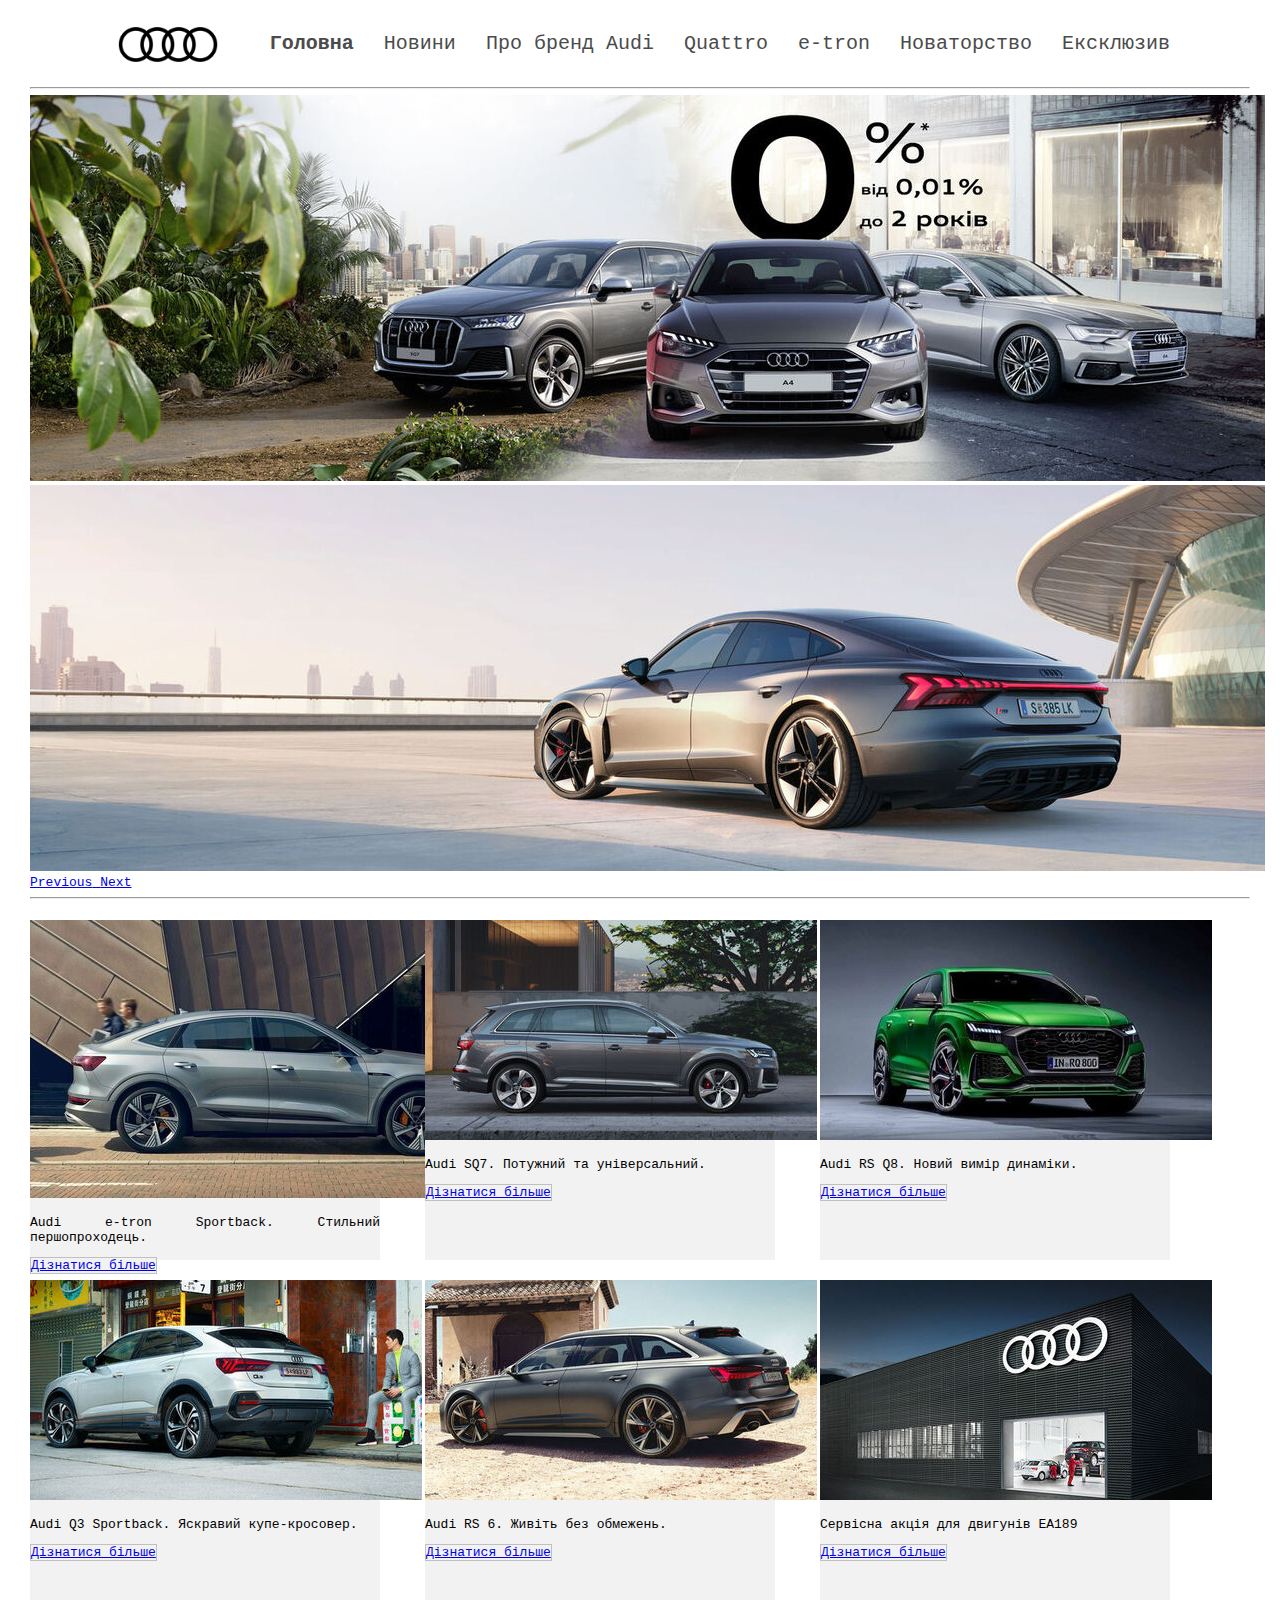
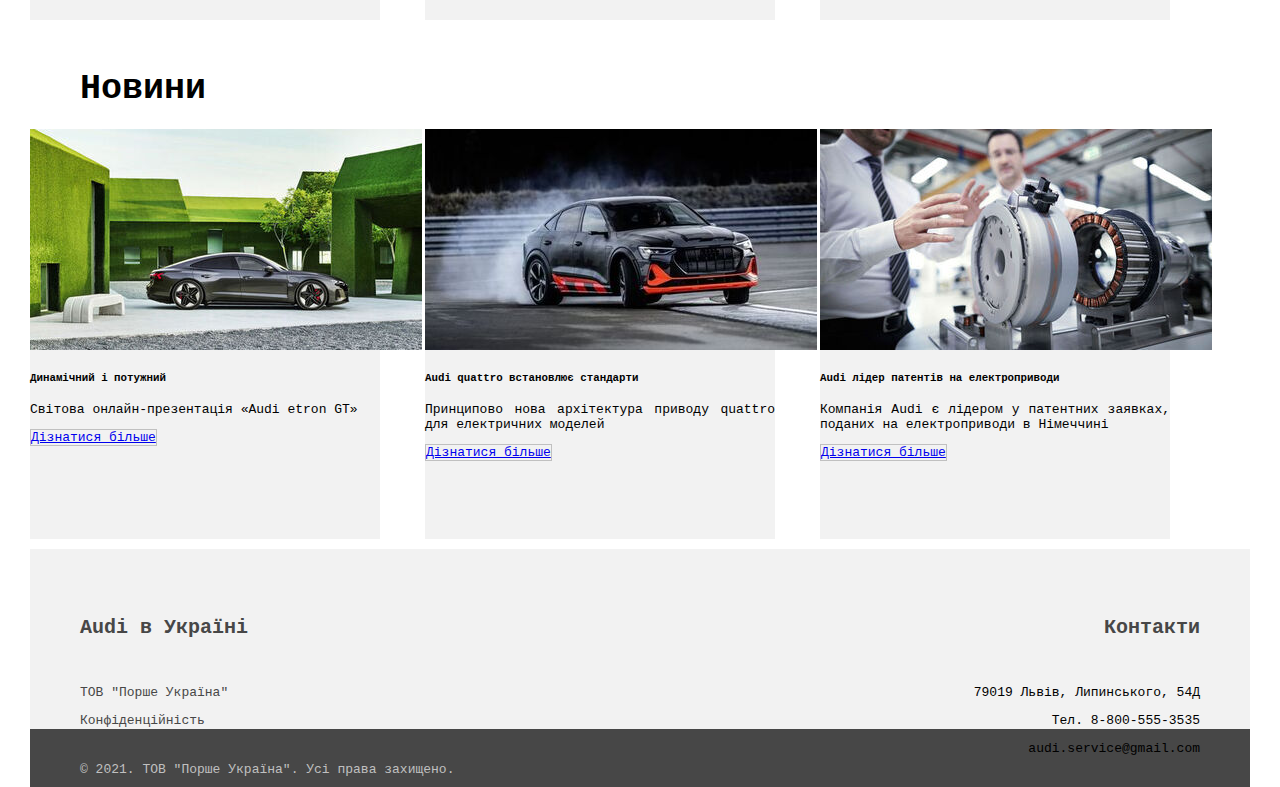
<file: index.html>
<!DOCTYPE html>
<html lang="en">
<head>
    <meta charset="UTF-8">
    <meta http-equiv="X-UA-Compatible" content="IE=edge">
    <meta name="viewport" content="width=device-width, initial-scale=1.0">
    <title>Audi</title>
    <link rel="stylesheet" href="https://cdn.jsdelivr.net/npm/bootstrap@4.6.0/dist/css/bootstrap.min.css" integrity="sha384-B0vP5xmATw1+K9KRQjQERJvTumQW0nPEzvF6L/Z6nronJ3oUOFUFpCjEUQouq2+l" crossorigin="anonymous">
    <link rel="stylesheet" href="style/main.css">
</head>
<body>
    <div class="wrap">
        <div class="header">
            <div class="header-inner">
                <div class="header-inner-logo">
                    <a href="index.html"><img class="img-audi-logo" src="img/1024px-Audi-Logo_2016.svg.png" alt="Audi logo"></a>
                </div>
                <div class="header-inner-nav">
                    <ul class="header-inner-nav-ul">
                        <li><a href="index.html"><strong>Головна</strong></a></li>
                        <li><a href="news.html">Новини</a></li>
                        <li><a href="about-audi.html">Про бренд Audi</a></li>
                        <li><a href="quattro.html">Quattro</a></li>
                        <li><a href="e-tron.html">e-tron</a></li>
                        <li><a href="innovation.html">Новаторство</a></li>
                        <li><a href="exclusive.html">Ексклюзив</a></li>
                    </ul>
                </div>


            </div>
        </div>
        

        <div class="container">
            <hr>
            <div class="container-carousel">
                <div id="carouselExampleControls" class="carousel slide" data-ride="carousel">
                    <div class="carousel-inner">
                      <div class="carousel-item active">
                        <img src="img/models-pfg.jpg" class="d-block w-100" alt="Audi photo">
                      </div>
                      <div class="carousel-item">
                        <img src="img/rsegt-2021-2351-v2-oe.jpg" class="d-block w-100" alt="Audi photo">
                      </div>
                    </div>
                    <a class="carousel-control-prev" href="#carouselExampleControls" role="button" data-slide="prev">
                      <span class="carousel-control-prev-icon" aria-hidden="true"></span>
                      <span class="sr-only">Previous</span>
                    </a>
                    <a class="carousel-control-next" href="#carouselExampleControls" role="button" data-slide="next">
                      <span class="carousel-control-next-icon" aria-hidden="true"></span>
                      <span class="sr-only">Next</span>
                    </a>
                  </div>
                  

            </div>
            <hr>
            <br>

            <div class="container-info-1">

                <div class="card" style="width: 350px;">
                    <img src="img/audi-e-tron-sportback-parkend-seitenansicht.jpg" class="card-img-top" alt="Audi e-tron sportback photo">
                    <div class="card-body">
                      <p class="card-text">Audi e-tron Sportback. Стильний першопроходець.</p>
                      <a href="#" class="btn btn-light">Дізнатися більше</a>
                    </div>
                </div>

                <div class="card" style="width: 350px;">
                <img src="img/audi-sq7.jpg" class="card-img-top" alt="Audi e-tron sportback photo">
                <div class="card-body">
                    <p class="card-text">Audi SQ7. Потужний та універсальний.</p>
                    <a href="#" class="btn btn-light">Дізнатися більше</a>
                </div>
                </div>
            
                <div class="card" style="width: 350px;">
                <img src="img/rs-q8.jpg" class="card-img-top" alt="Audi e-tron sportback photo">
                <div class="card-body">
                    <p class="card-text">Audi RS Q8. Новий вимір динаміки.</p>
                    <a href="#" class="btn btn-light">Дізнатися більше</a>
                </div>
                </div>
         

            </div>
            <div class="container-info-2">

                <div class="card" style="width: 350px;">
                    <img src="img/1920x1080-aq3-191005-oe.jpg" class="card-img-top" alt="Audi e-tron sportback photo">
                    <div class="card-body">
                      <p class="card-text">Audi Q3 Sportback. Яскравий купе-кросовер.</p>
                      <a href="#" class="btn btn-light">Дізнатися більше</a>
                    </div>
                </div>

                <div class="card" style="width: 350px;">
                <img src="img/1920x1080-ars6-191008-oe.jpg" class="card-img-top" alt="Audi e-tron sportback photo">
                <div class="card-body">
                    <p class="card-text">Audi RS 6. Живіть без обмежень.</p>
                    <a href="#" class="btn btn-light">Дізнатися більше</a>
                </div>
                </div>
            
                <div class="card" style="width: 350px;">
                <img src="img/1400x438-diesel-v3.jpg" class="card-img-top" alt="Audi e-tron sportback photo">
                <div class="card-body">
                    <p class="card-text">Сервісна акція для двигунів EA189</p>
                    <a href="#" class="btn btn-light">Дізнатися більше</a>
                </div>
                </div>


            </div>
            <h2>Новини</h2>
            <div class="container-info-3">

                <div class="card" style="width: 350px;">
                    <img src="img/poweranddin.jpg" class="card-img-top" alt="Audi e-tron sportback photo">
                    <div class="card-body">
                      <h5 class="card-title">Динамічний і потужний</h5>
                      <p class="card-text">Cвітова онлайн-презентація «Audi etron GT»</p>
                      <a href="#" class="btn btn-light">Дізнатися більше</a>
                    </div>
                </div>
                 
                <div class="card" style="width: 350px;">
                    <img src="img/quattro.jpg" class="card-img-top" alt="Audi e-tron sportback photo">
                    <div class="card-body">
                      <h5 class="card-title">Audi quattro встановлює стандарти</h5> 
                      <p class="card-text">Принципово нова архітектура приводу quattro для електричних моделей</p>
                      <a href="#" class="btn btn-light">Дізнатися більше</a>
                    </div>
                </div>

                <div class="card" style="width: 350px;">
                    <img src="img/lider.jpg" class="card-img-top" alt="Audi e-tron sportback photo">
                    <div class="card-body">
                      <h5 class="card-title">Audi лідер патентів на електроприводи</h5>
                      <p class="card-text">Компанія Audi є лідером у патентних заявках, поданих на електроприводи в Німеччині</p>
                      <a href="#" class="btn btn-light">Дізнатися більше</a>
                    </div>
                </div>


            </div>

        </div>



        <div class="footer">
            <div class="footer-inner-1">
                <div class="footer-inner-1-1">
                    <h6>Audi в Україні</h6>
                    <p><a href="#">ТОВ "Порше Україна"</a></p>
                    <p><a href="#">Конфіденційність</a></p>
                    <p><a href="#">Система повідомлення про порушення (Whistleblower System)</a></p>
                </div>
                <div class="footer-inner-1-2">
                    <h6>Контакти</h6>
                    <p>79019 Львів, Липинського, 54Д</p>
                    <p>Тел. 8-800-555-3535</p>
                    <p>audi.service@gmail.com</p>
                </div>
            </div>
            <div class="footer-inner-2">
                <div class="footer-inner-2-1">
                    <p>© 2021. ТОВ "Порше Україна". Усі права захищено.</p>
                </div>
            </div>
        </div>



    </div>
    <script src="https://code.jquery.com/jquery-3.5.1.slim.min.js" integrity="sha384-DfXdz2htPH0lsSSs5nCTpuj/zy4C+OGpamoFVy38MVBnE+IbbVYUew+OrCXaRkfj" crossorigin="anonymous"></script>
    <script src="https://cdn.jsdelivr.net/npm/popper.js@1.16.1/dist/umd/popper.min.js" integrity="sha384-9/reFTGAW83EW2RDu2S0VKaIzap3H66lZH81PoYlFhbGU+6BZp6G7niu735Sk7lN" crossorigin="anonymous"></script>
    <script src="https://cdn.jsdelivr.net/npm/bootstrap@4.6.0/dist/js/bootstrap.min.js" integrity="sha384-+YQ4JLhjyBLPDQt//I+STsc9iw4uQqACwlvpslubQzn4u2UU2UFM80nGisd026JF" crossorigin="anonymous"></script>
</body>
</html>
</file>
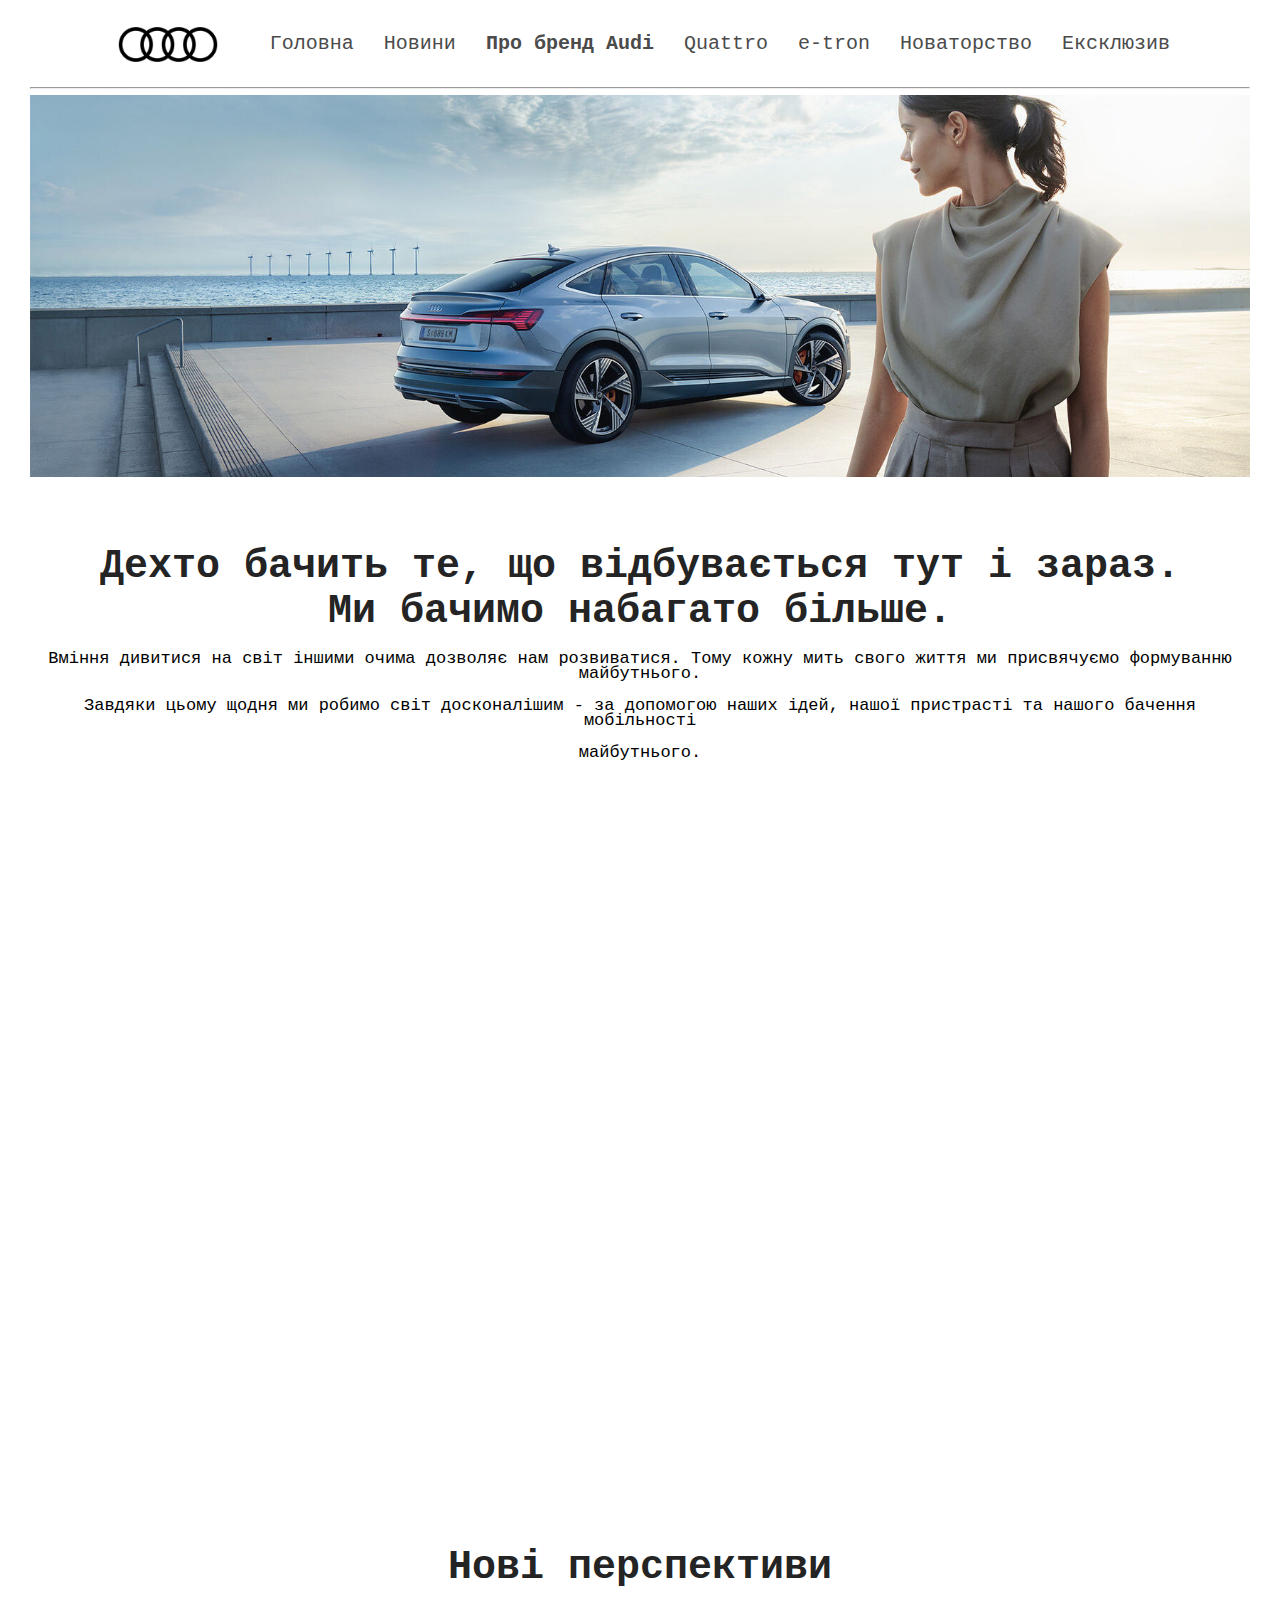
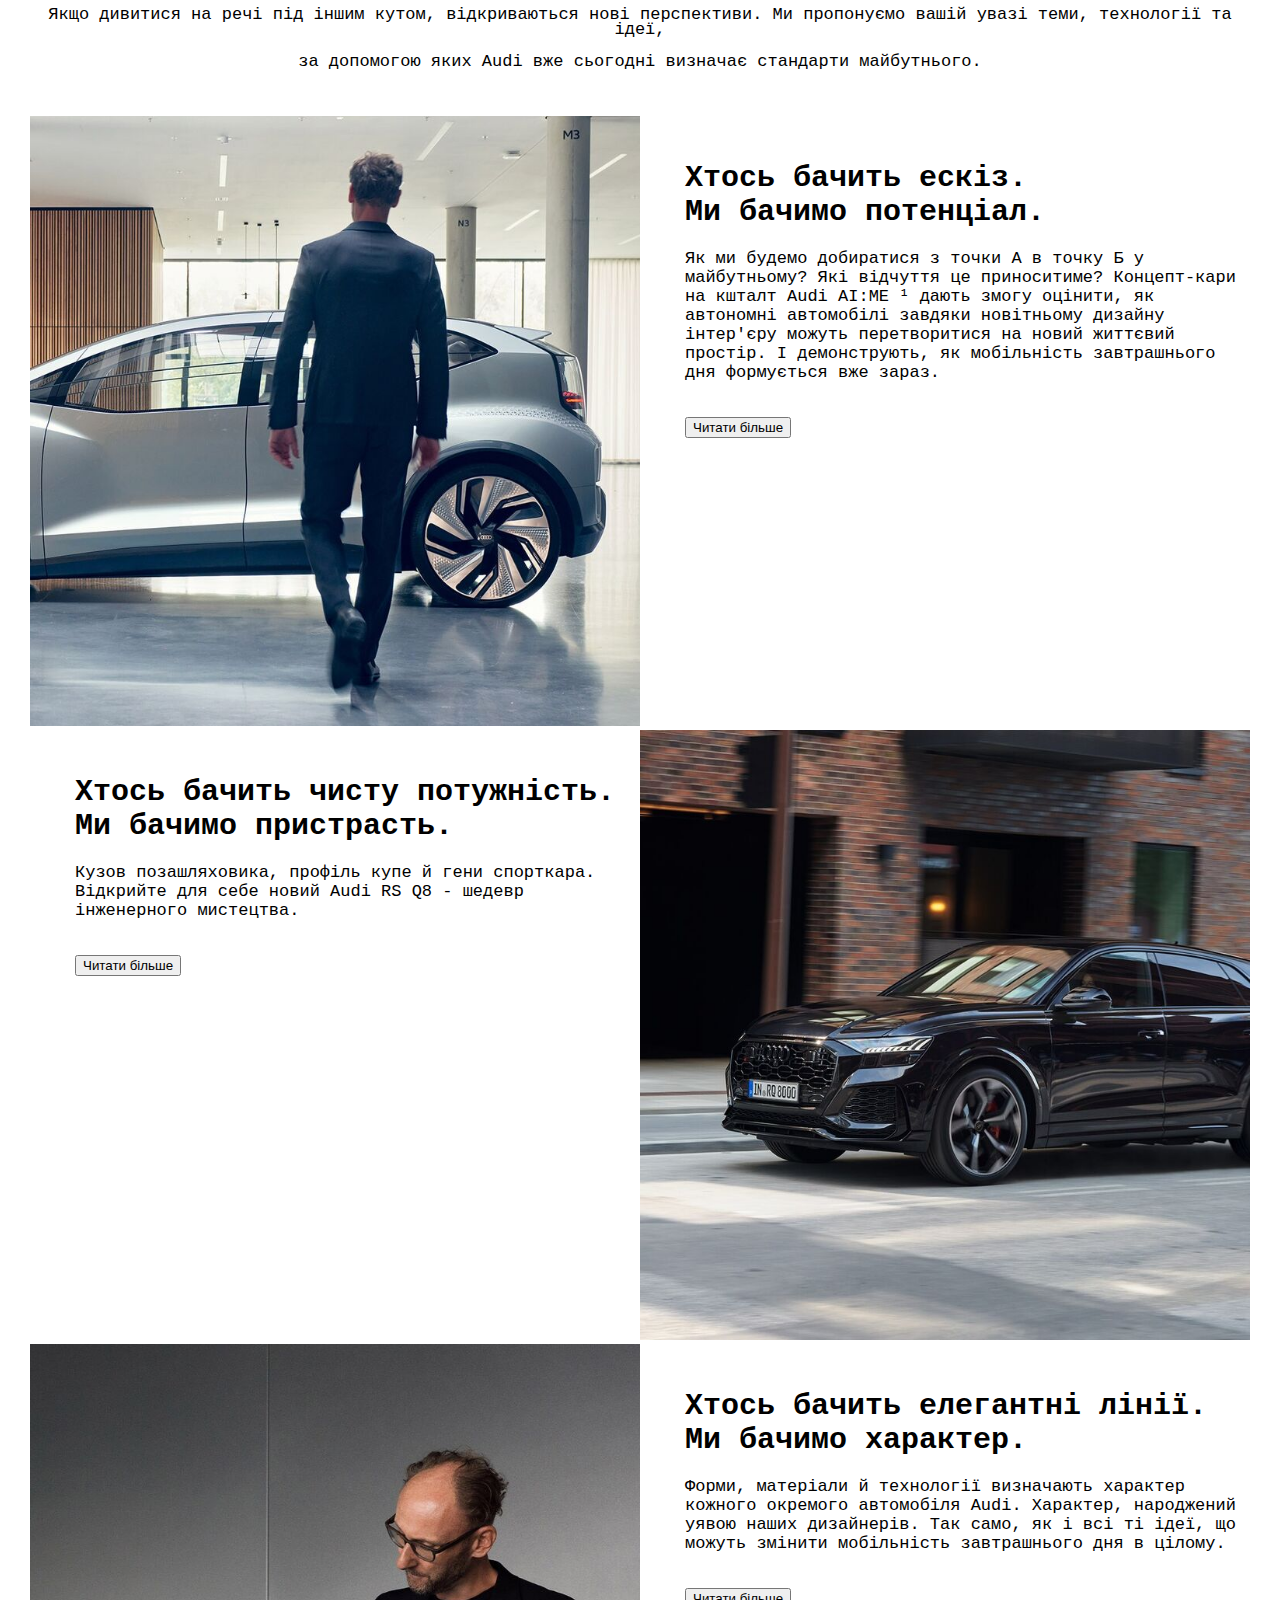
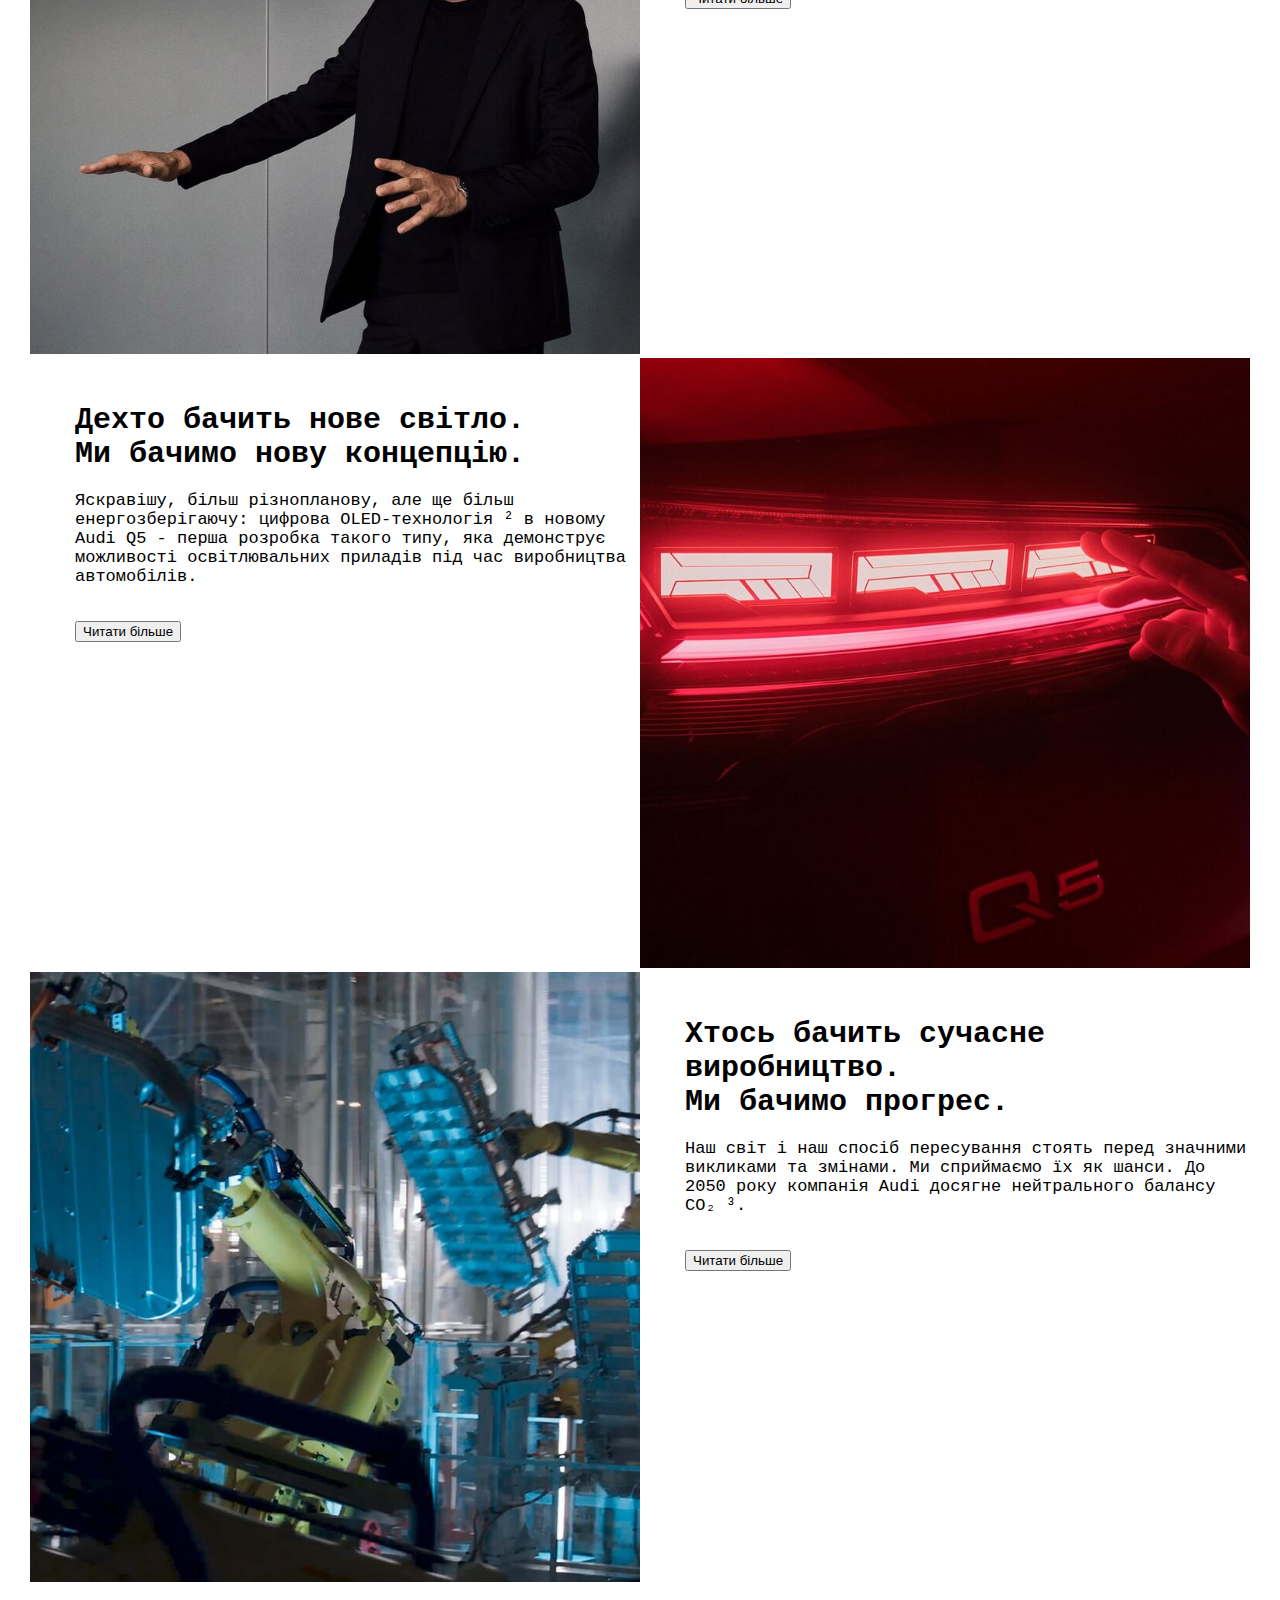
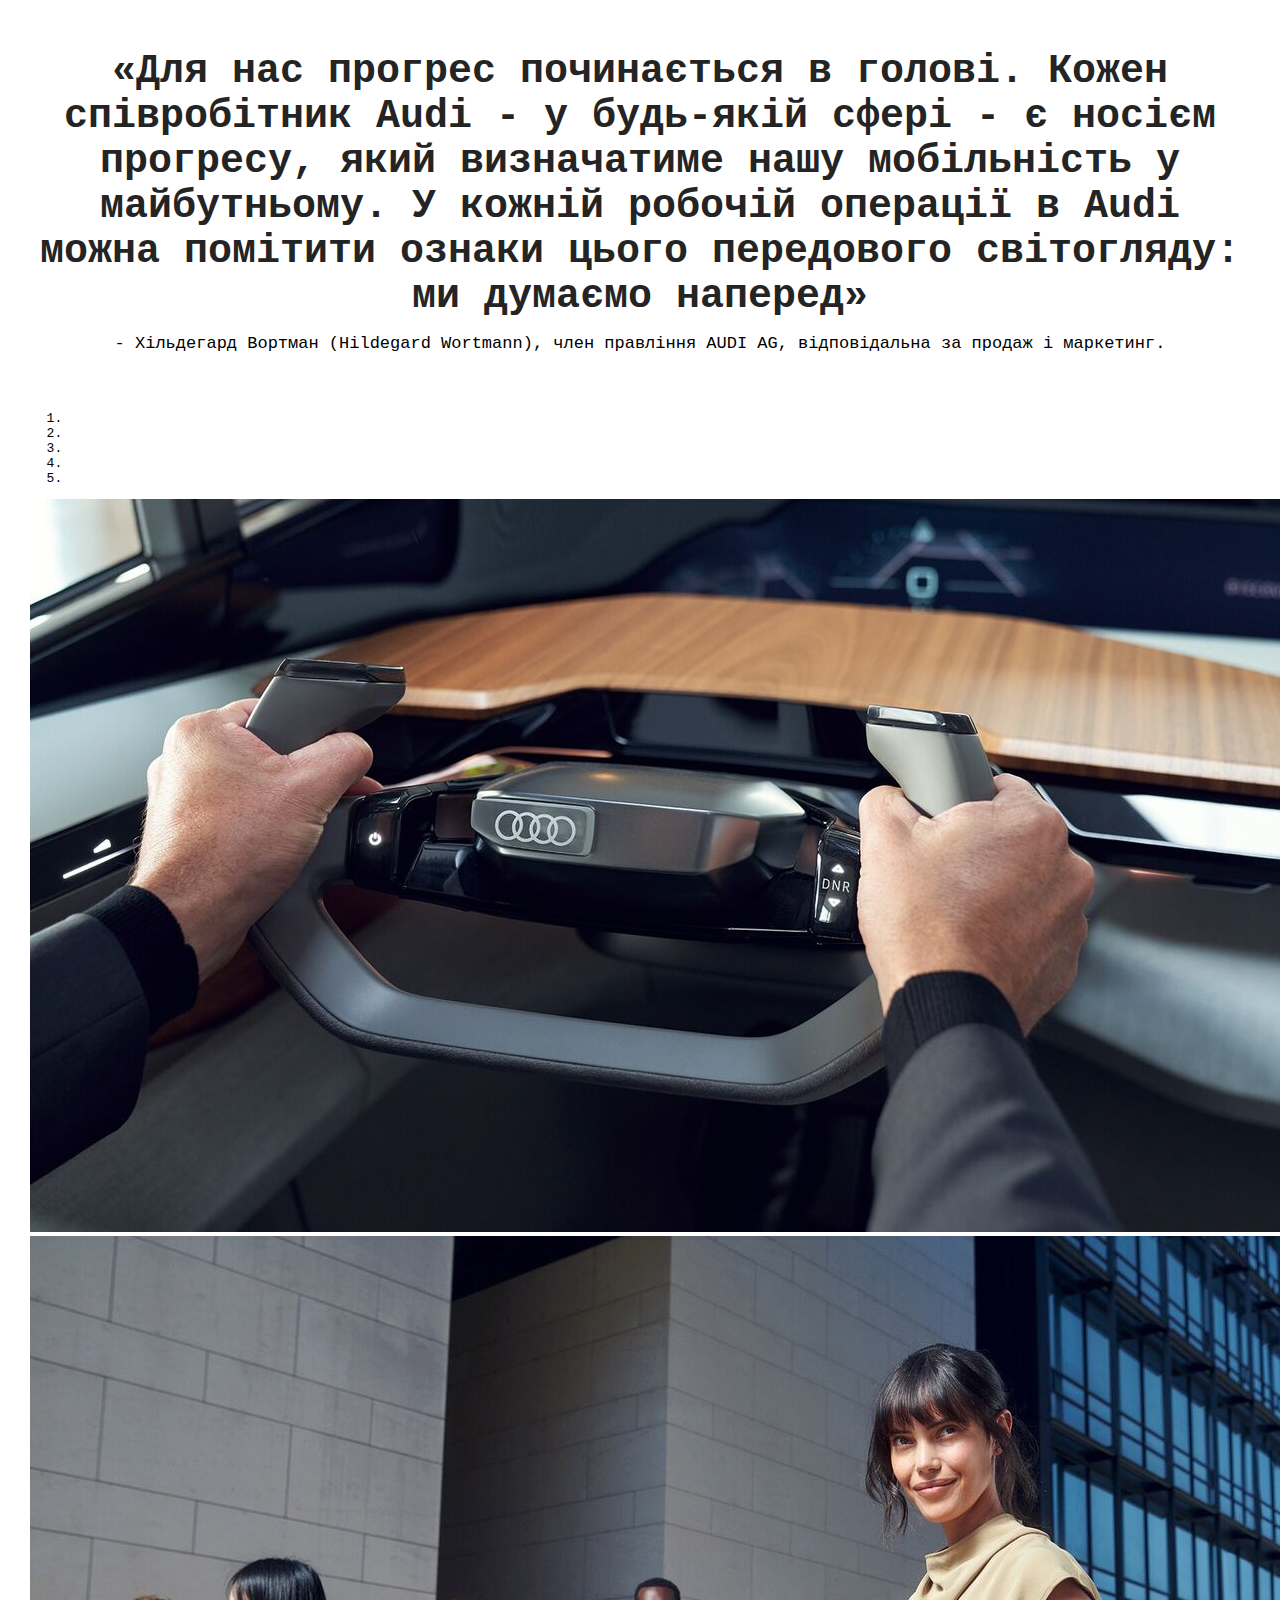
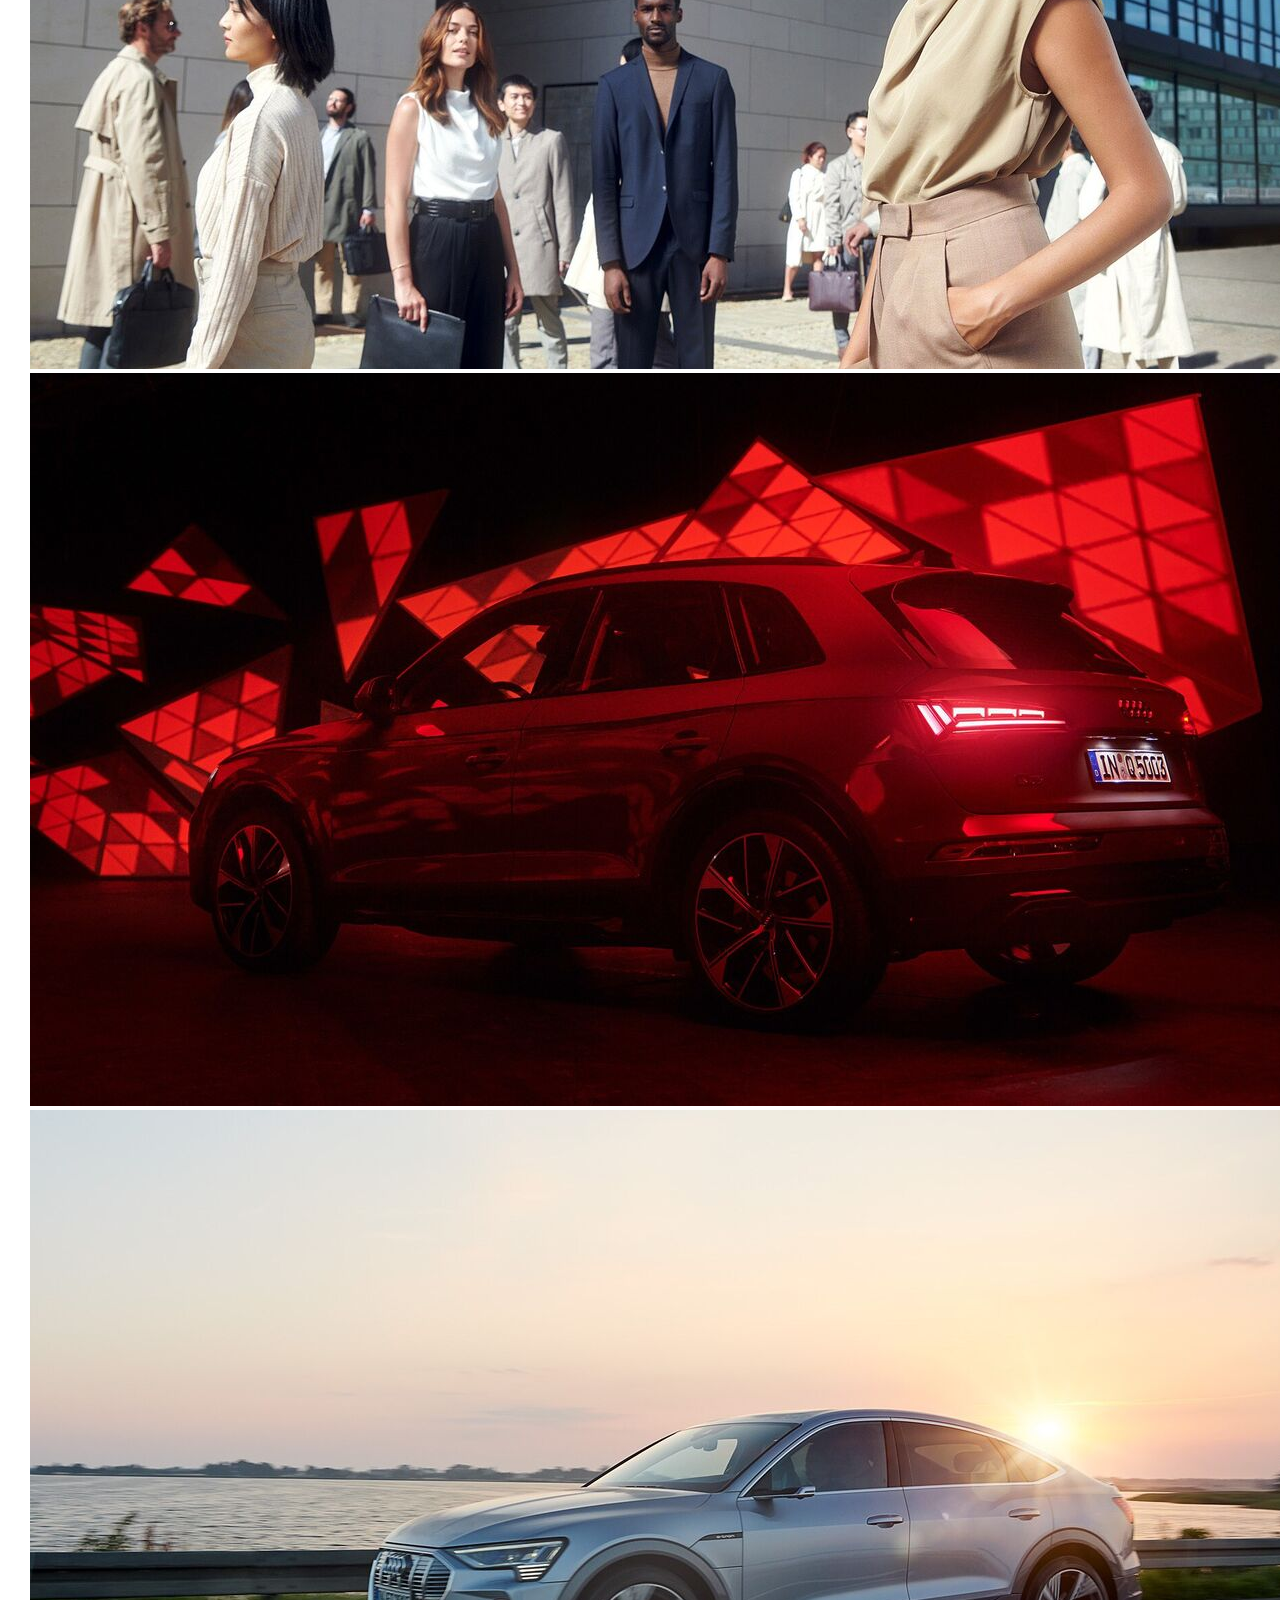
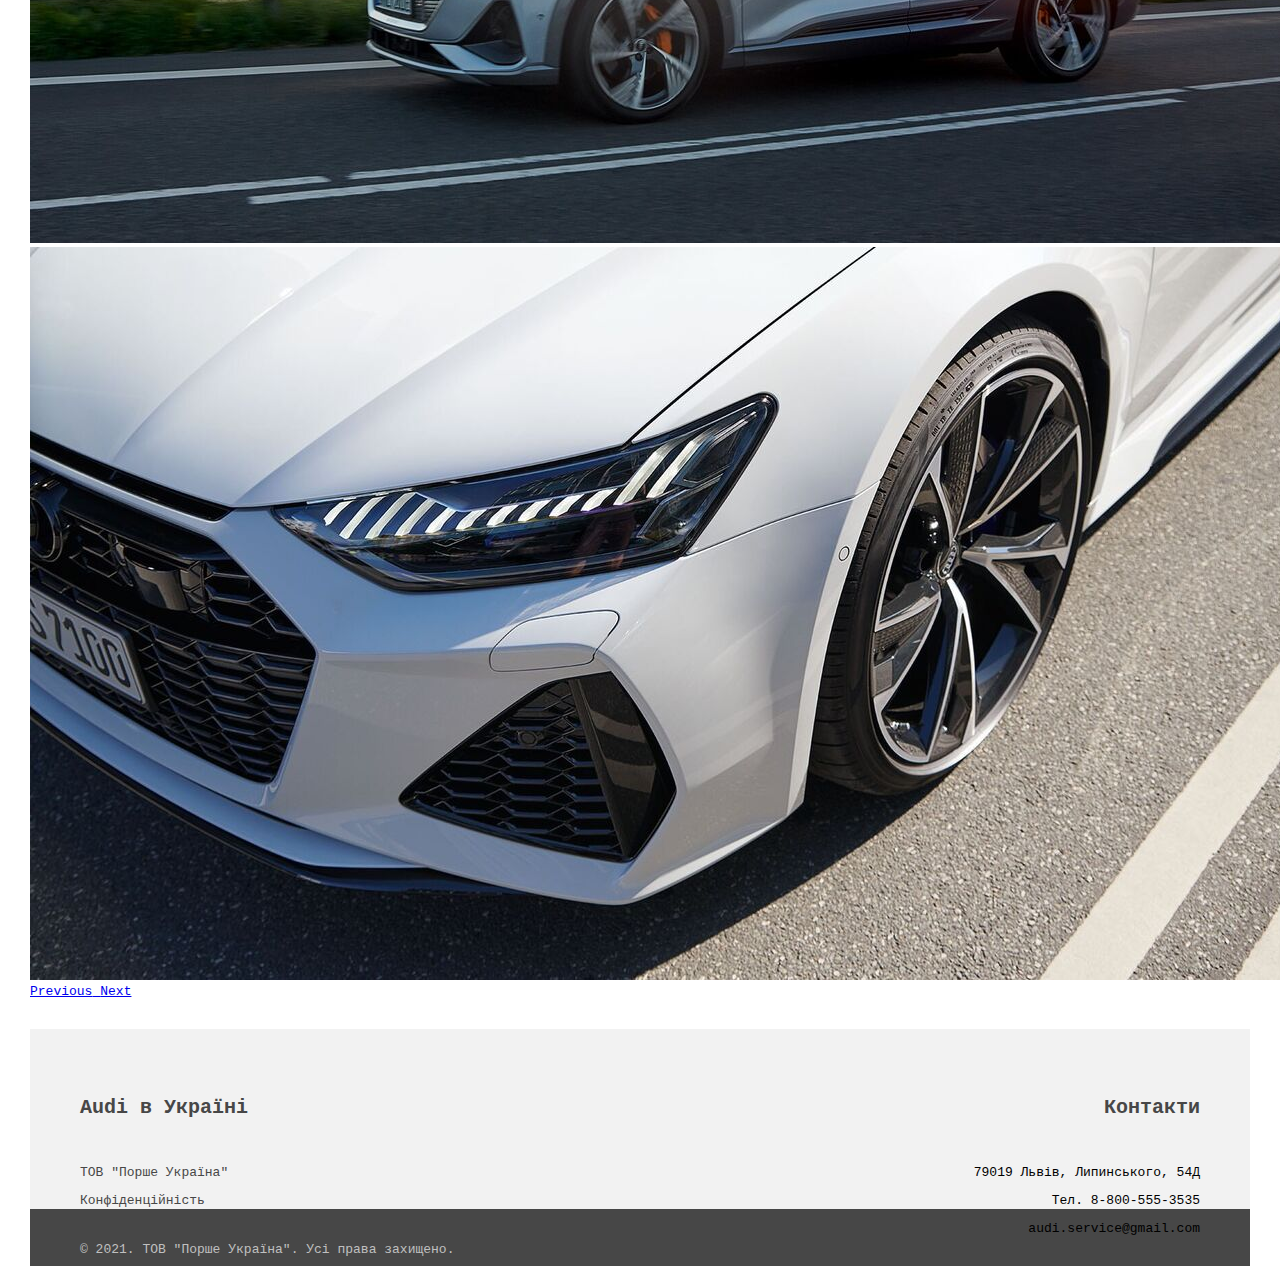
<file: about-audi.html>
<!DOCTYPE html>
<html lang="en">
<head>
    <meta charset="UTF-8">
    <meta http-equiv="X-UA-Compatible" content="IE=edge">
    <meta name="viewport" content="width=device-width, initial-scale=1.0">
    <title>Про Бренд Audi</title>
    <link rel="stylesheet" href="https://cdn.jsdelivr.net/npm/bootstrap@4.6.0/dist/css/bootstrap.min.css" integrity="sha384-B0vP5xmATw1+K9KRQjQERJvTumQW0nPEzvF6L/Z6nronJ3oUOFUFpCjEUQouq2+l" crossorigin="anonymous">
    <link rel="stylesheet" href="style/about-audi.css">
</head>
<body>
    <div class="wrap">

        <div class="header">
            <div class="header-inner">
                <div class="header-inner-logo">
                    <a href="index.html"><img class="img-audi-logo" src="img/1024px-Audi-Logo_2016.svg.png" alt="Audi logo"></a>
                </div>
                <div class="header-inner-nav">
                    <ul class="header-inner-nav-ul">
                        <li><a href="index.html">Головна</a></li>
                        <li><a href="news.html">Новини</a></li>
                        <li><a href="about-audi.html"><strong>Про бренд Audi</strong></a></li>
                        <li><a href="quattro.html">Quattro</a></li>
                        <li><a href="e-tron.html">e-tron</a></li>
                        <li><a href="innovation.html">Новаторство</a></li>
                        <li><a href="exclusive.html">Ексклюзив</a></li>
                    </ul>
                </div>
            </div>
        </div>

        <hr>
        <div class="container">
            
            <div class="container-inner">
                <div class="img-inner-up" >
                    <img src="img/audi-photo-for-page-about-brand.jpg" alt="Photo audi" style="width: 1220px;">
                </div>

            </div>

            <br>
            <br>

            <div class="container-main-text">
                <h2>
                    Дехто бачить те, що відбувається тут і зараз.
                    <br>
                    Ми бачимо набагато більше.
                </h2>
                
                    <p>
                        Вміння дивитися на світ іншими очима дозволяє нам розвиватися. Тому кожну мить свого життя ми присвячуємо формуванню майбутнього. 
                    </p>
                    <p>
                        Завдяки цьому щодня ми робимо світ досконалішим - за допомогою наших ідей, нашої пристрасті та нашого бачення мобільності 
                    <p>майбутнього.</p>

            </div>

            <br>

            <div class="container-video">
                <iframe width="1220" height="686,25" src="https://www.youtube.com/embed/pWaHZ2oRE7s" title="YouTube video player" frameborder="0" allow="accelerometer; autoplay; clipboard-write; encrypted-media; gyroscope; picture-in-picture" allowfullscreen></iframe>
            </div>

            <br>
            <br>

            <div class="container-main-text">
                <h2>
                    Нові перспективи
                </h2>
                <p>
                    Якщо дивитися на речі під іншим кутом, відкриваються нові перспективи. Ми пропонуємо вашій увазі теми, технології та ідеї, 
                </p>
                <p>за допомогою яких Audi вже сьогодні визначає стандарти майбутнього.</p>
            </div>

            <br>
            <br>

            <div class="container-inner-1">
                <div class="image">
                    <img src="img/about-audi-1.0.jpg" alt="photo audi" style="width: 610px;">
                </div>
                <div class="content">
                    <div class="name-news"><strong>
                        Хтось бачить ескіз.
                        <br>
                        Ми бачимо потенціал.
                    </strong></div>
                    <div class="comment">
                        Як ми будемо добиратися з точки А в точку Б у майбутньому? Які відчуття це приноситиме? Концепт-кари на кшталт Audi AI:ME ¹ дають змогу оцінити, як автономні автомобілі завдяки новітньому дизайну інтер'єру можуть перетворитися на новий життєвий простір. І демонструють, як мобільність завтрашнього дня формується вже зараз.
                    </div>
                    <button type="button" class="btn btn-dark">Читати більше</button>
                </div>
            </div>


            <div class="container-inner-1">     
                <div class="content">
                    <div class="name-news"><strong>
                        Хтось бачить чисту потужність.
                        <br>
                        Ми бачимо пристрасть.
                    </strong></div>
                    <div class="comment">
                        Кузов позашляховика, профіль купе й гени спорткара. Відкрийте для себе новий Audi RS Q8 - шедевр інженерного мистецтва.
                    </div>
                    <button type="button" class="btn btn-dark">Читати більше</button>
                </div>
                <div class="image">
                    <img src="img/about-audi-2.0.jpg" alt="photo audi" style="width: 610px;">
                </div>
            </div>


            <div class="container-inner-1">
                <div class="image">
                    <img src="img/about-audi-3.0.jpg" alt="photo audi" style="width: 610px;">
                </div>
                <div class="content">
                    <div class="name-news"><strong>
                        Хтось бачить елегантні лінії.
                        <br>
                        Ми бачимо характер.
                    </strong></div>
                    <div class="comment">
                        Форми, матеріали й технології визначають характер кожного окремого автомобіля Audi. Характер, народжений уявою наших дизайнерів. Так само, як і всі ті ідеї, що можуть змінити мобільність завтрашнього дня в цілому.
                    </div>
                    <button type="button" class="btn btn-dark">Читати більше</button>
                </div>
            </div>


            <div class="container-inner-1">     
                <div class="content">
                    <div class="name-news"><strong>
                        Дехто бачить нове світло.
                        <br>
                        Ми бачимо нову концепцію.
                    </strong></div>
                    <div class="comment">
                        Яскравішу, більш різнопланову, але ще більш енергозберігаючу: цифрова OLED-технологія ² в новому Audi Q5 - перша розробка такого типу, яка демонструє можливості освітлювальних приладів під час виробництва автомобілів.
                    </div>
                    <button type="button" class="btn btn-dark">Читати більше</button>
                </div>
                <div class="image">
                    <img src="img/about-audi-4.0.jpg" alt="photo audi" style="width: 610px;">
                </div>
            </div>


            <div class="container-inner-1">
                <div class="image">
                    <img src="img/about-audi-5.0.jpg" alt="photo audi" style="width: 610px;">
                </div>
                <div class="content">
                    <div class="name-news"><strong>
                        Хтось бачить сучасне виробництво.
                        <br>
                        Ми бачимо прогрес.
                    </strong></div>
                    <div class="comment">
                        Наш світ і наш спосіб пересування стоять перед значними викликами та змінами. Ми сприймаємо їх як шанси. До 2050 року компанія Audi досягне нейтрального балансу CO₂ ³.
                    </div>
                    <button type="button" class="btn btn-dark">Читати більше</button>
                </div>
            </div>


            <br>
            <br>


            <div class="container-main-text">
                <h2>
                    «Для нас прогрес починається в голові. Кожен співробітник Audi - у будь-якій сфері - є носієм прогресу, який визначатиме нашу мобільність у майбутньому. У кожній робочій операції в Audi можна помітити ознаки цього передового світогляду: ми думаємо наперед»
                </h2>
                <p>
                    - Хільдегард Вортман (Hildegard Wortmann), член правління AUDI AG, відповідальна за продаж і маркетинг.
                </p>
            </div>


            <br>
            <br>


            <div class="container-carousel">
                <div id="carouselExampleIndicators" class="carousel slide" data-ride="carousel">
                    <ol class="carousel-indicators">
                      <li data-target="#carouselExampleIndicators" data-slide-to="0" class="active"></li>
                      <li data-target="#carouselExampleIndicators" data-slide-to="1"></li>
                      <li data-target="#carouselExampleIndicators" data-slide-to="2"></li>
                      <li data-target="#carouselExampleIndicators" data-slide-to="3"></li>
                      <li data-target="#carouselExampleIndicators" data-slide-to="4"></li>
                    </ol>
                    <div class="carousel-inner">
                        <div class="carousel-item active">
                            <img src="img/carousel-1.jpg" class="d-block w-100" alt="Audi steering wheel">
                        </div>
                        <div class="carousel-item">
                          <img src="img/carousel-2.jpg" class="d-block w-100" alt="People">
                        </div>
                        <div class="carousel-item">
                          <img src="img/carousel-3.jpg" class="d-block w-100" alt="Audi red tint">
                        </div>
                        <div class="carousel-item">
                          <img src="img/carousel-4.jpg" class="d-block w-100" alt="Audi car">
                        </div>
                        <div class="carousel-item">
                          <img src="img/carousel-5.jpg" class="d-block w-100" alt="Audi car">
                        </div>
                    </div>
                    <a class="carousel-control-prev" href="#carouselExampleIndicators" role="button" data-slide="prev">
                      <span class="carousel-control-prev-icon" aria-hidden="true"></span>
                      <span class="sr-only">Previous</span>
                    </a>
                    <a class="carousel-control-next" href="#carouselExampleIndicators" role="button" data-slide="next">
                      <span class="carousel-control-next-icon" aria-hidden="true"></span>
                      <span class="sr-only">Next</span>
                    </a>
                  </div>






            </div>


            <br>
            <br>


            







            
        </div>



        <div class="footer">
            <div class="footer-inner-1">
                <div class="footer-inner-1-1">
                    <h6>Audi в Україні</h6>
                    <p><a href="#">ТОВ "Порше Україна"</a></p>
                    <p><a href="#">Конфіденційність</a></p>
                    <p><a href="#">Система повідомлення про порушення (Whistleblower System)</a></p>
                </div>
                <div class="footer-inner-1-2">
                    <h6>Контакти</h6>
                    <p>79019 Львів, Липинського, 54Д</p>
                    <p>Тел. 8-800-555-3535</p>
                    <p>audi.service@gmail.com</p>
                </div>
            </div>
            <div class="footer-inner-2">
                <div class="footer-inner-2-1">
                    <p>© 2021. ТОВ "Порше Україна". Усі права захищено.</p>
                </div>
            </div>
        </div>







    </div>

    



    <script src="https://code.jquery.com/jquery-3.5.1.slim.min.js" integrity="sha384-DfXdz2htPH0lsSSs5nCTpuj/zy4C+OGpamoFVy38MVBnE+IbbVYUew+OrCXaRkfj" crossorigin="anonymous"></script>
    <script src="https://cdn.jsdelivr.net/npm/popper.js@1.16.1/dist/umd/popper.min.js" integrity="sha384-9/reFTGAW83EW2RDu2S0VKaIzap3H66lZH81PoYlFhbGU+6BZp6G7niu735Sk7lN" crossorigin="anonymous"></script>
    <script src="https://cdn.jsdelivr.net/npm/bootstrap@4.6.0/dist/js/bootstrap.min.js" integrity="sha384-+YQ4JLhjyBLPDQt//I+STsc9iw4uQqACwlvpslubQzn4u2UU2UFM80nGisd026JF" crossorigin="anonymous"></script>
</body>
</html>
</file>
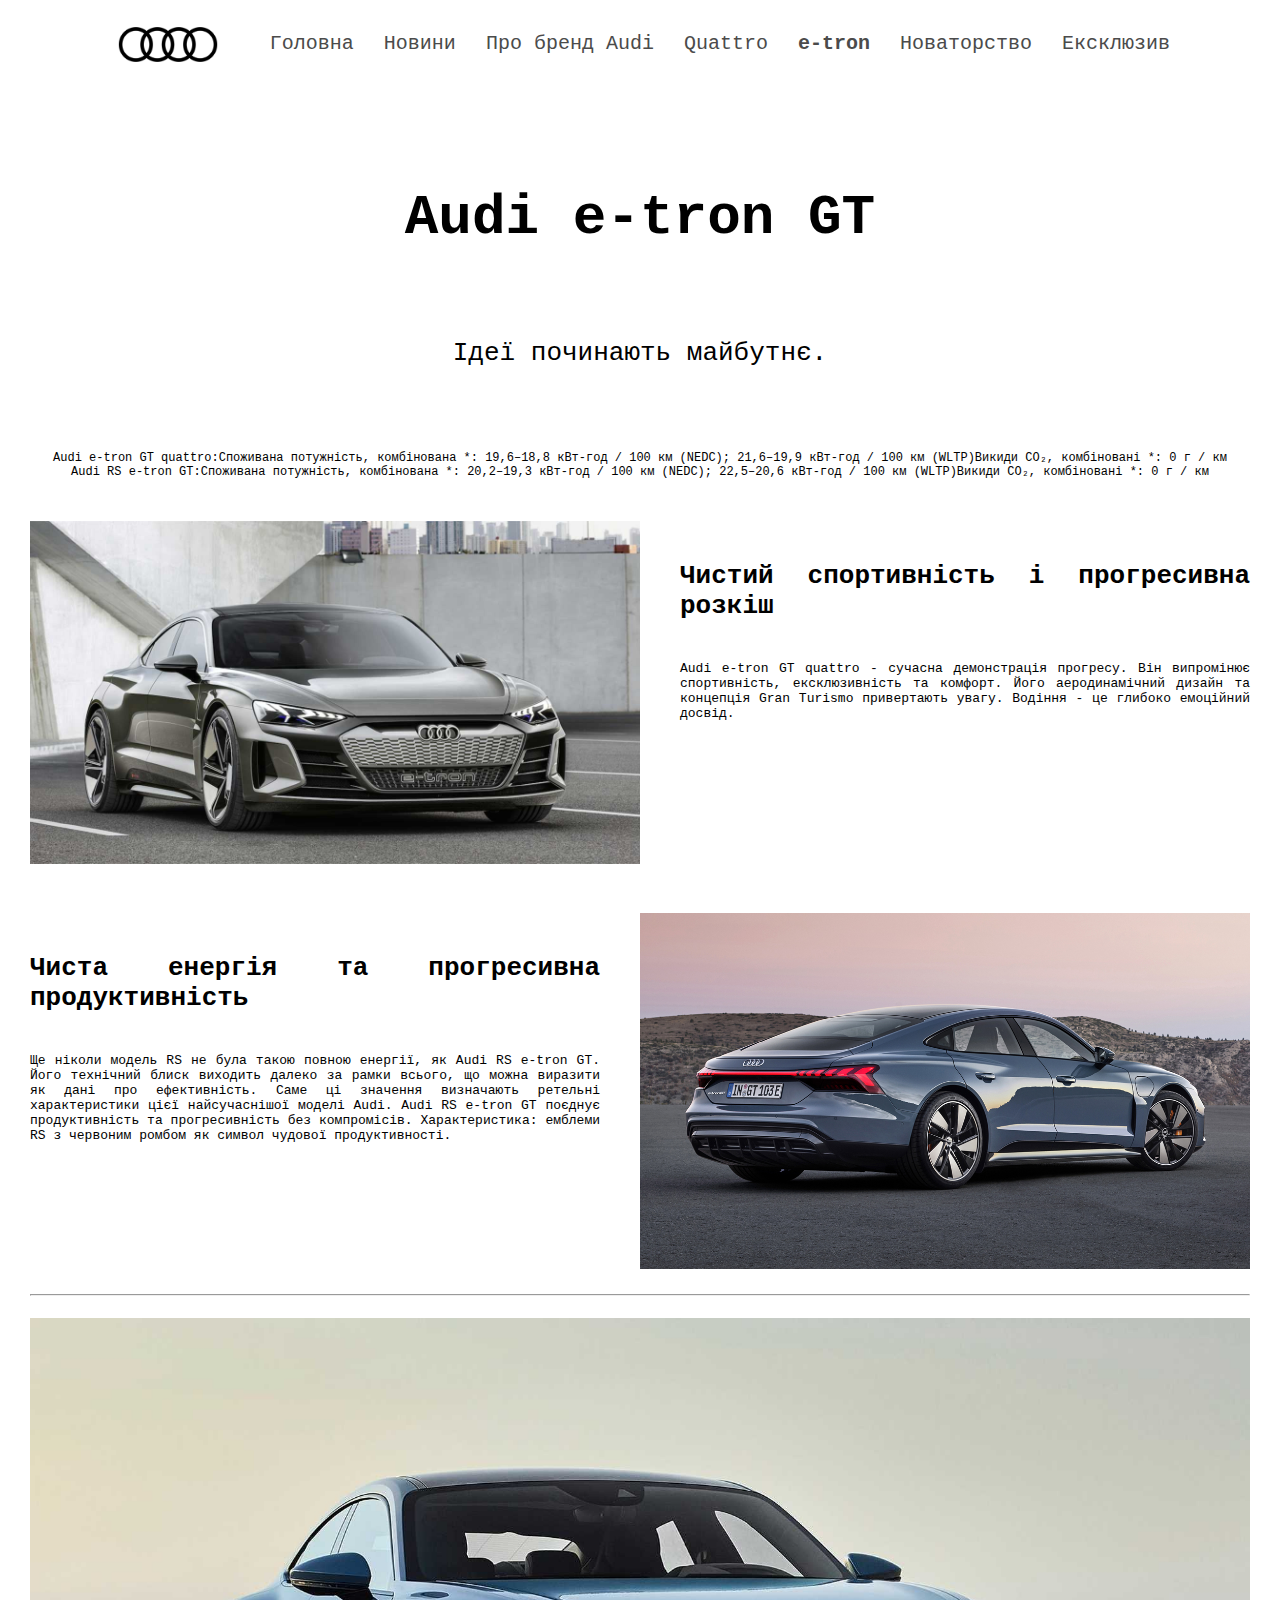
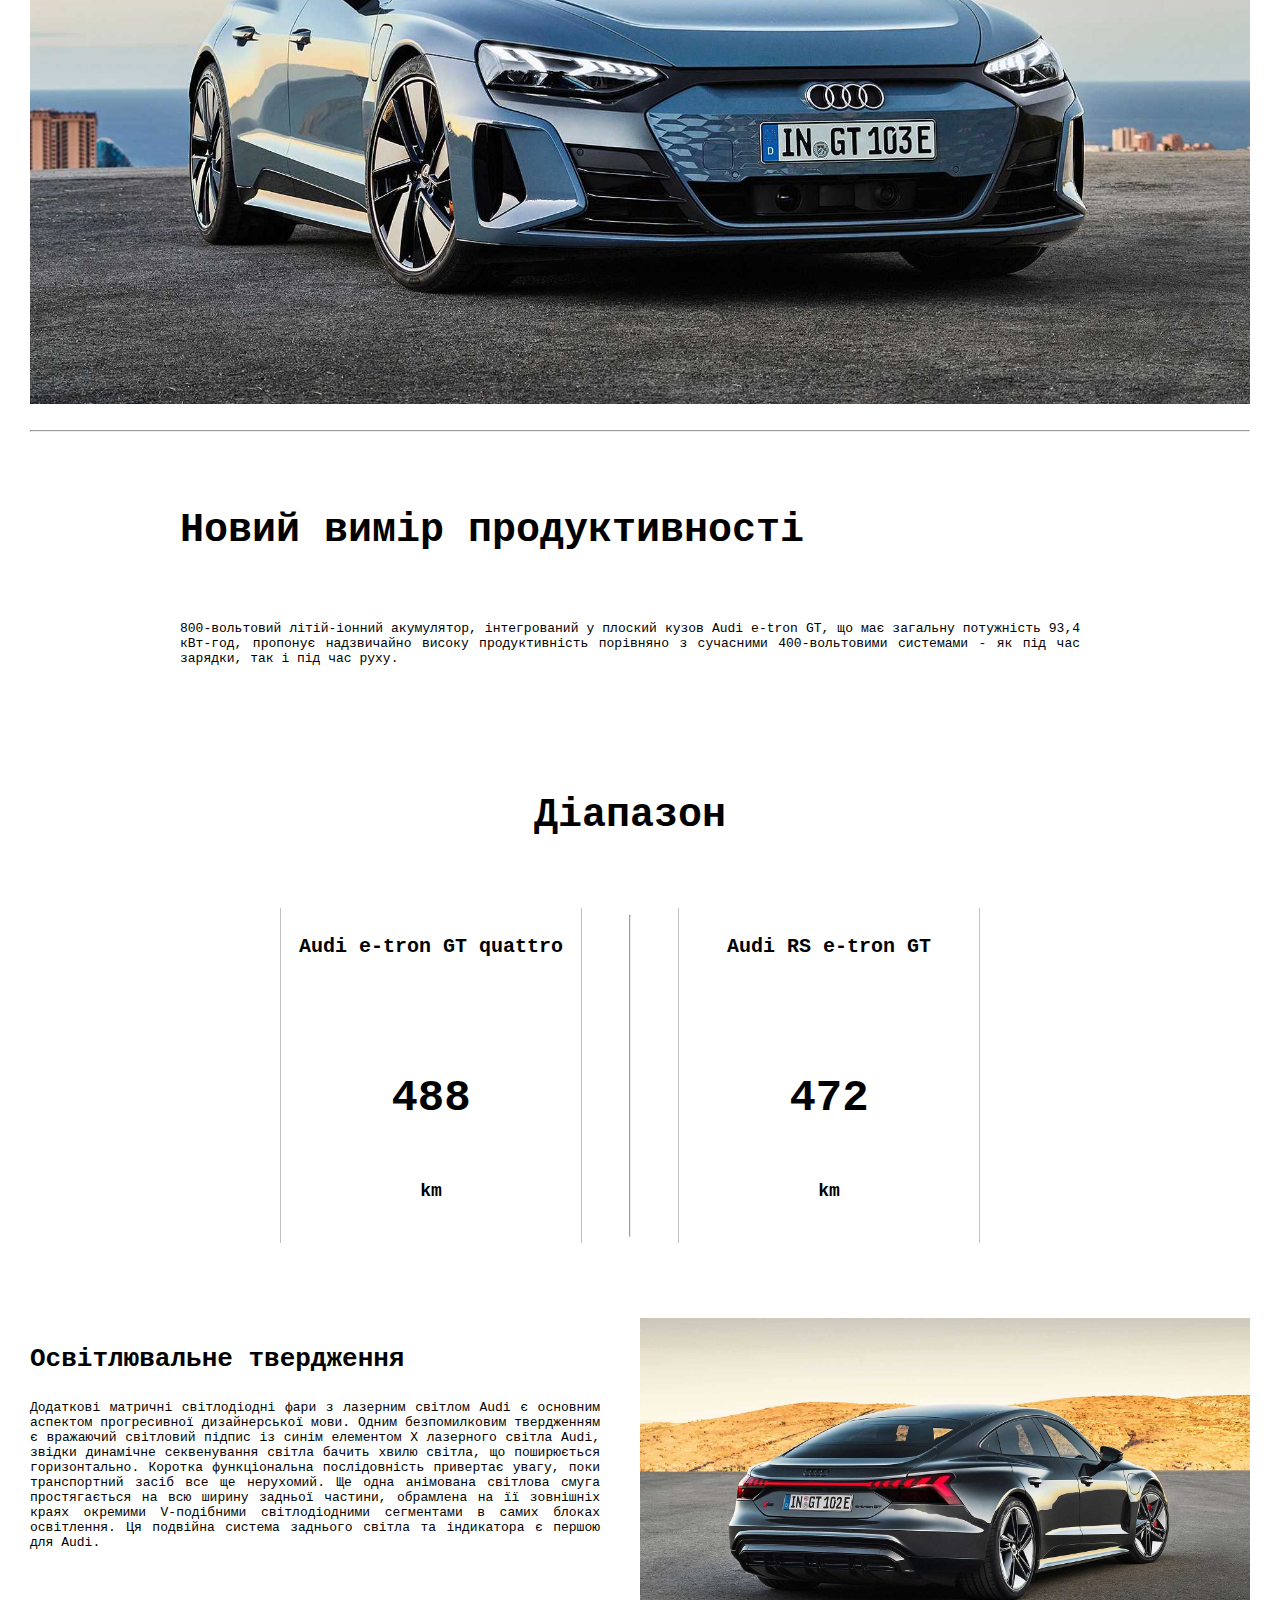
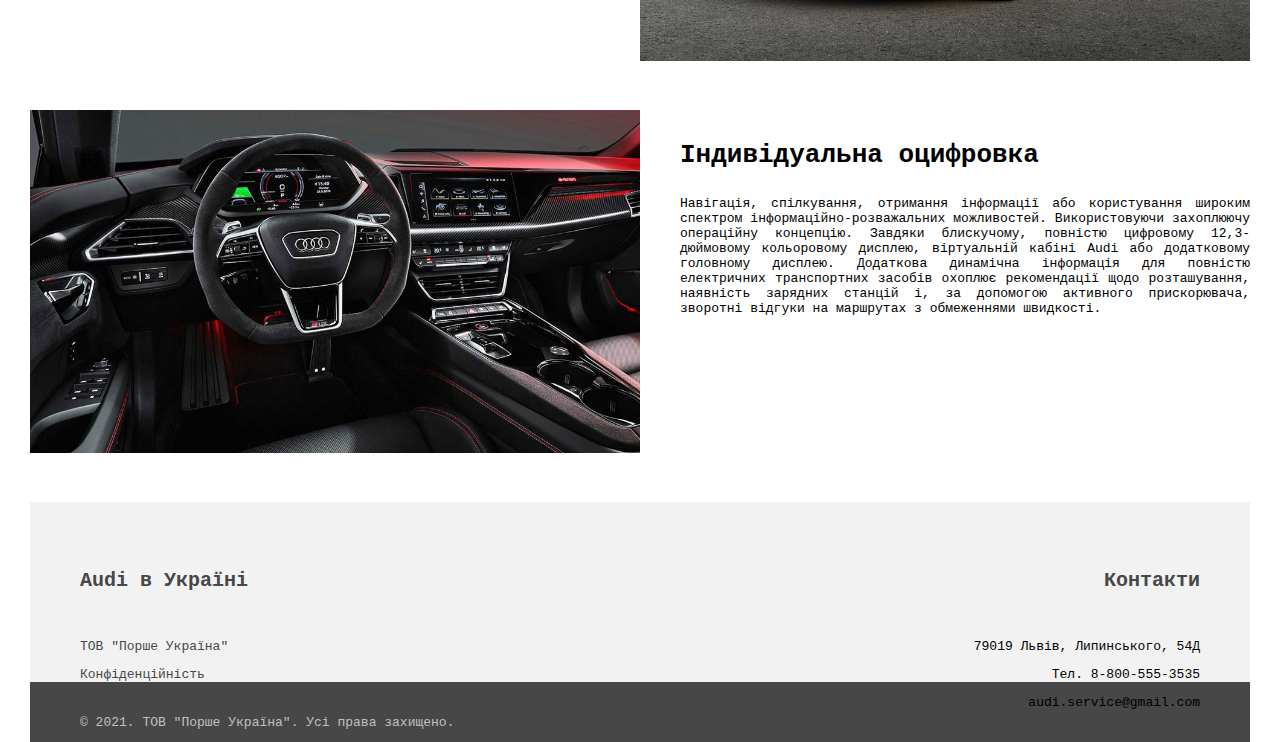
<file: e-tron.html>
<!DOCTYPE html>
<html lang="en">
<head>
    <meta charset="UTF-8">
    <meta http-equiv="X-UA-Compatible" content="IE=edge">
    <meta name="viewport" content="width=
    , initial-scale=1.0">
    <title>e-tron</title>
    <link rel="stylesheet" href="https://cdn.jsdelivr.net/npm/bootstrap@4.6.0/dist/css/bootstrap.min.css" integrity="sha384-B0vP5xmATw1+K9KRQjQERJvTumQW0nPEzvF6L/Z6nronJ3oUOFUFpCjEUQouq2+l" crossorigin="anonymous">
    <link rel="stylesheet" href="style/e-tron.css">
</head>
<body>
    <div class="header">
        <div class="header-inner">
            <div class="header-inner-logo">
                <a href="index.html"><img class="img-audi-logo" src="img/1024px-Audi-Logo_2016.svg.png" alt="Audi logo"></a>
            </div>
            <div class="header-inner-nav">
                <ul class="header-inner-nav-ul">
                    <li><a href="index.html">Головна</a></li>
                    <li><a href="news.html">Новини</a></li>
                    <li><a href="about-audi.html">Про бренд Audi</a></li>
                    <li><a href="quattro.html">Quattro</a></li>
                    <li><a href="e-tron.html"><strong>e-tron</strong></a></li>
                    <li><a href="innovation.html">Новаторство</a></li>
                    <li><a href="exclusive.html">Ексклюзив</a></li>
                </ul>
            </div>
        </div>
    </div>


    <br>
    <br>
    <br>
    <br>

    <div class="container">
        <div class="container-inner">  
            <div class="inner-in-1">
                <h2 style="font-size: 56px;">Audi e-tron GT</h2>
            </div>
            <br>
            <div class="inner-in-2">
                <p style="font-size: 26px;">Ідеї ​​починають майбутнє.</p>
            </div>
            <br>
            <br>
            <br>
            <div class="inner-in-3" style="text-align: center;">
                <p style="font-size: 12px; ">
                    Audi e-tron GT quattro:Споживана потужність, комбінована *: 19,6–18,8 кВт-год / 100 км (NEDC); 21,6–19,9 кВт-год / 100 км (WLTP)Викиди CO₂, комбіновані *: 0 г / км
                    <br>
                    Audi RS e-tron GT:Споживана потужність, комбінована *: 20,2–19,3 кВт-год / 100 км (NEDC); 22,5–20,6 кВт-год / 100 км (WLTP)Викиди CO₂, комбіновані *: 0 г / км
                </p>
            </div>
            <br>
            <br>
            <div class="inner-in-4">
                <div class="in-4-1">
                    <img src="img/e-tron-8.jpg" style="width: 610px;" alt="audi car photo">
                </div>
                <div class="in-4-2">
                    <h3 style="font-size: 26px; margin-top: 40px;">Чистий спортивність і прогресивна розкіш</h3>
                
                    <p style="font-size: 17x; margin-top: 40px;">
                        Audi e-tron GT quattro - сучасна демонстрація прогресу. Він випромінює спортивність, ексклюзивність та комфорт. Його аеродинамічний дизайн та концепція Gran Turismo привертають увагу. Водіння - це глибоко емоційний досвід.
                    </p>
                </div>
            </div>

            <br>
            <br>
            <br>
            
            <div class="inner-in-5">
                <div class="in-5-1">
                    <h3 style="font-size: 26px; margin-top: 40px;">
                        Чиста енергія та прогресивна продуктивність
                    </h3>               
                    <p style="font-size: 17x; margin-top: 40px;">
                        Ще ніколи модель RS не була такою повною енергії, як Audi RS e-tron GT. Його технічний блиск виходить далеко за рамки всього, що можна виразити як дані про ефективність. Саме ці значення визначають ретельні характеристики цієї найсучаснішої моделі Audi. Audi RS e-tron GT поєднує продуктивність та прогресивність без компромісів. Характеристика: емблеми RS з червоним ромбом як символ чудової продуктивності.
                    </p>
                </div>
                <div class="in-5-2">
                    <img src="img/e-tron-2.png" style="width: 610px;" alt="audi car photo">
                </div>
                
            </div>
            
            <br>
            <hr>
            <br>
            
            <div class="inner-in-6" >
                <img src="img/e-tron-4.png" style="width: 1220px;" alt="audi car">
            </div>

            <br>
            <hr>
            <br>
            <br>

            <div class="innner-in-7">
                <div class="in-7-1">
                    <h3 style="font-size: 40px;">Новий вимір продуктивності</h3>
                    <br>
                    <p>
                        800-вольтовий літій-іонний акумулятор, інтегрований у плоский кузов Audi e-tron GT, що має загальну потужність 93,4 кВт-год, пропонує надзвичайно високу продуктивність порівняно з сучасними 400-вольтовими системами - як під час зарядки, так і під час руху.
                    </p>
                </div>
            </div>

            <br>
            <br>
            <br>
            <div class="inner-in-8">
                <div class="in-8-0">
                    <h3 style="font-size: 40px;">Діапазон</h3>
                    <br>
                    <br>
                    <div class="in-8-1">
                        <div class="in-8-1-1" style="width: 300px; border-right: 1px solid silver; border-left: 1px solid silver;">
                            <h4 style="font-size:20px;">Audi e-tron GT quattro</h4>
                            <br>
                            <br>
                            <h4 style="font-size: 44px;">488</h4>
                            <h6 style="font-size: 18px;">km</h6>
                        </div>

                        <hr>

                        <div class="in-8-1-2" style="width: 300px; border-left: 1px solid silver; border-right: 1px solid silver;">
                            <h4 style="font-size:20px;">Audi RS e-tron GT</h4>
                            <br>
                            <br>
                            <h4 style="font-size: 44px;">472</h4>
                            <h4 style="font-size: 18px;">km</h4>
                        </div>
                    </div>
                </div>
            </div>

            <br>
            <br>
            <br>
            <br>
            <br>

            <div class="inner-in-9">
                <div class="in-9-1">
                    <h3 style="font-size: 26px;">
                        Освітлювальне твердження
                    </h3>               
                    <p style="font-size: 17x; margin-top: 20px;">
                        Додаткові матричні світлодіодні фари з лазерним світлом Audi є основним аспектом прогресивної дизайнерської мови. Одним безпомилковим твердженням є вражаючий світловий підпис із синім елементом X лазерного світла Audi, звідки динамічне секвенування світла бачить хвилю світла, що поширюється горизонтально. Коротка функціональна послідовність привертає увагу, поки транспортний засіб все ще нерухомий. Ще одна анімована світлова смуга простягається на всю ширину задньої частини, обрамлена на її зовнішніх краях окремими V-подібними світлодіодними сегментами в самих блоках освітлення. Ця подвійна система заднього світла та індикатора є першою для Audi.
                    </p>
                </div>
                <div class="in-9-2">
                    <img src="img/e-tron-6.jpg" style="width: 610px;" alt="audi car photo">
                </div>
                
            </div>
            <br>
            <br>
            <br>


            <div class="inner-in-10">
                <div class="in-10-1">
                    <img src="img/e-tron-5-2.jpg" style="width: 610px;" alt="audi car photo">
                </div>
                <div class="in-10-2">
                    <h3 style="font-size: 26px; margin-top: 30px;">Індивідуальна оцифровка</h3>
                
                    <p style="font-size: 17x; margin-top: 20px;">
                        Навігація, спілкування, отримання інформації або користування широким спектром інформаційно-розважальних можливостей. Використовуючи захоплюючу операційну концепцію. Завдяки блискучому, повністю цифровому 12,3-дюймовому кольоровому дисплею, віртуальній кабіні Audi або додатковому головному дисплею. Додаткова динамічна інформація для повністю електричних транспортних засобів охоплює рекомендації щодо розташування, наявність зарядних станцій і, за допомогою активного прискорювача, зворотні відгуки на маршрутах з обмеженнями швидкості.
                    </p>
                </div>
            </div>







        </div>
    </div>

    <br>
    <br>
    <br>

    <div class="footer">
        <div class="footer-inner-1">
            <div class="footer-inner-1-1">
                <h6>Audi в Україні</h6>
                <p><a href="#">ТОВ "Порше Україна"</a></p>
                <p><a href="#">Конфіденційність</a></p>
                <p><a href="#">Система повідомлення про порушення (Whistleblower System)</a></p>
            </div>
            <div class="footer-inner-1-2">
                <h6>Контакти</h6>
                <p>79019 Львів, Липинського, 54Д</p>
                <p>Тел. 8-800-555-3535</p>
                <p>audi.service@gmail.com</p>
            </div>
        </div>
        <div class="footer-inner-2">
            <div class="footer-inner-2-1">
                <p>© 2021. ТОВ "Порше Україна". Усі права захищено.</p>
            </div>
        </div>
    </div>





















    <script src="https://code.jquery.com/jquery-3.5.1.slim.min.js" integrity="sha384-DfXdz2htPH0lsSSs5nCTpuj/zy4C+OGpamoFVy38MVBnE+IbbVYUew+OrCXaRkfj" crossorigin="anonymous"></script>
    <script src="https://cdn.jsdelivr.net/npm/popper.js@1.16.1/dist/umd/popper.min.js" integrity="sha384-9/reFTGAW83EW2RDu2S0VKaIzap3H66lZH81PoYlFhbGU+6BZp6G7niu735Sk7lN" crossorigin="anonymous"></script>
    <script src="https://cdn.jsdelivr.net/npm/bootstrap@4.6.0/dist/js/bootstrap.min.js" integrity="sha384-+YQ4JLhjyBLPDQt//I+STsc9iw4uQqACwlvpslubQzn4u2UU2UFM80nGisd026JF" crossorigin="anonymous"></script>
</body>
</html>
</file>
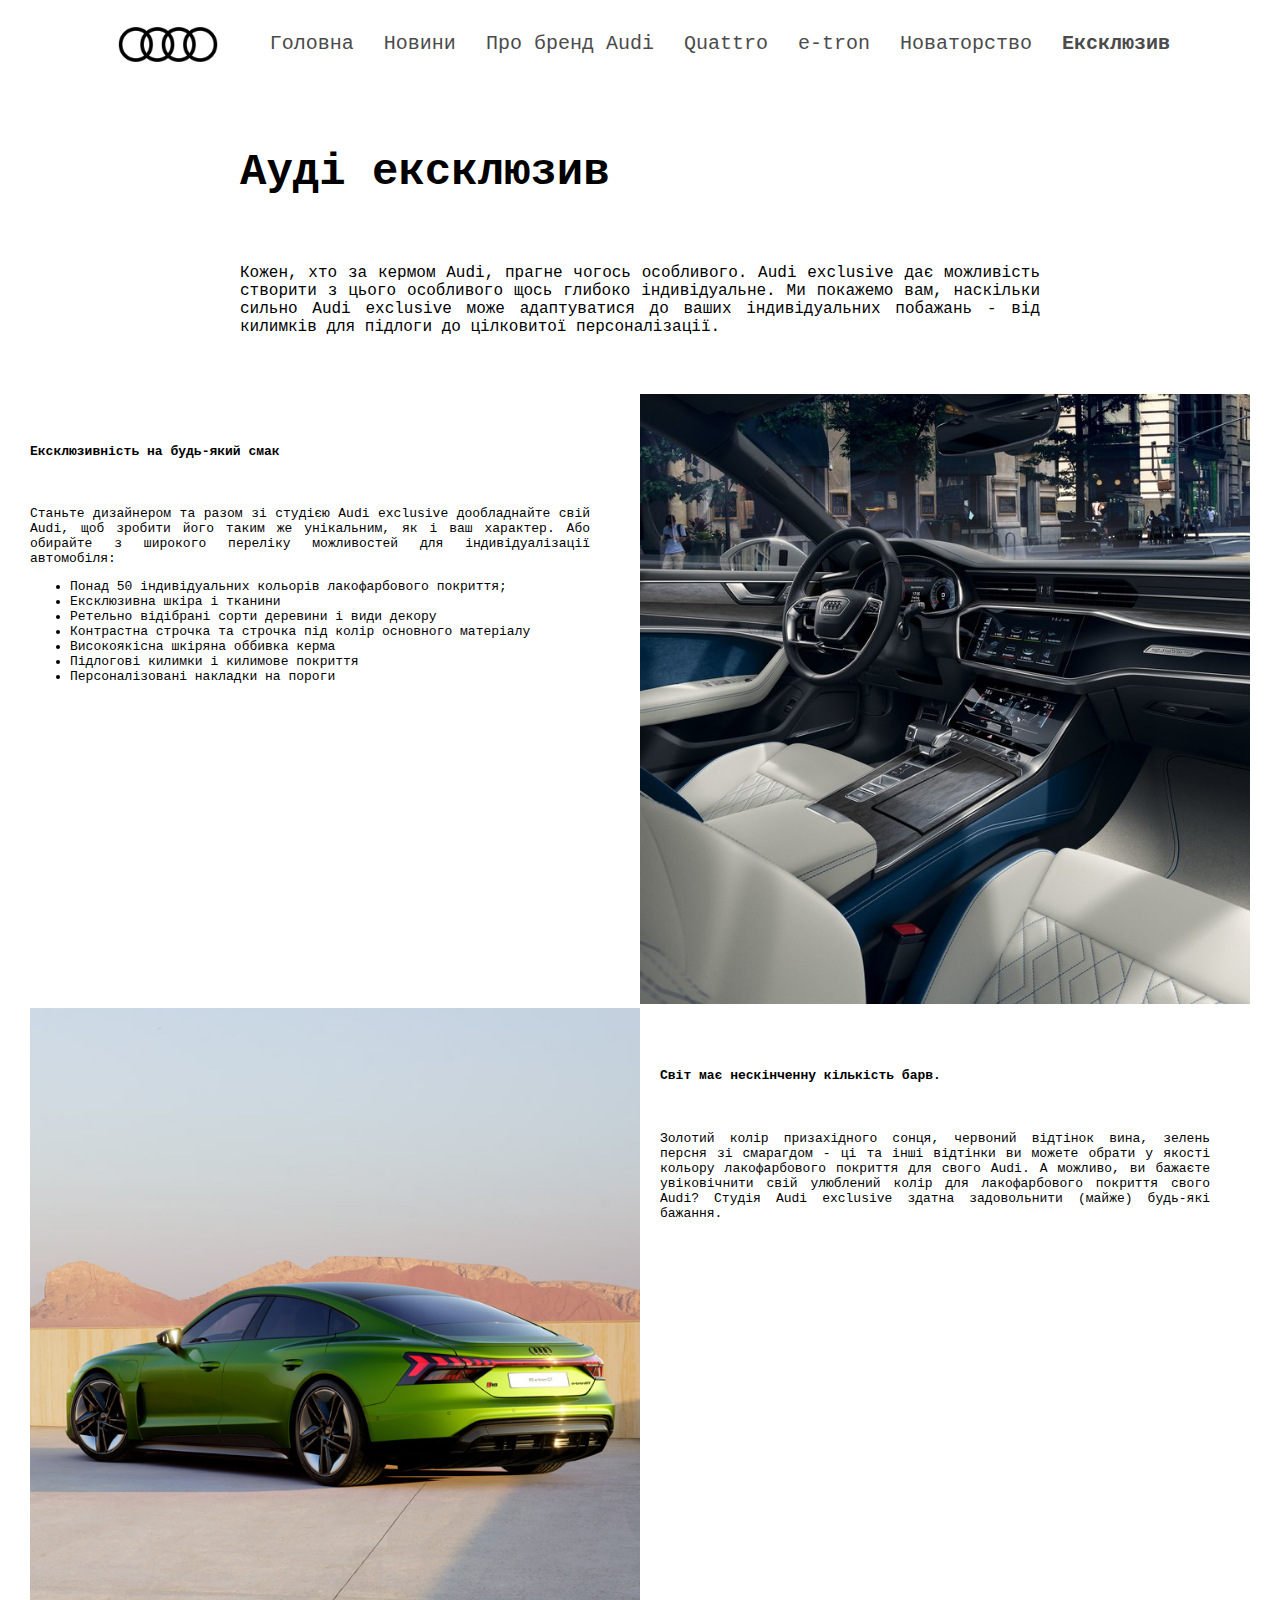
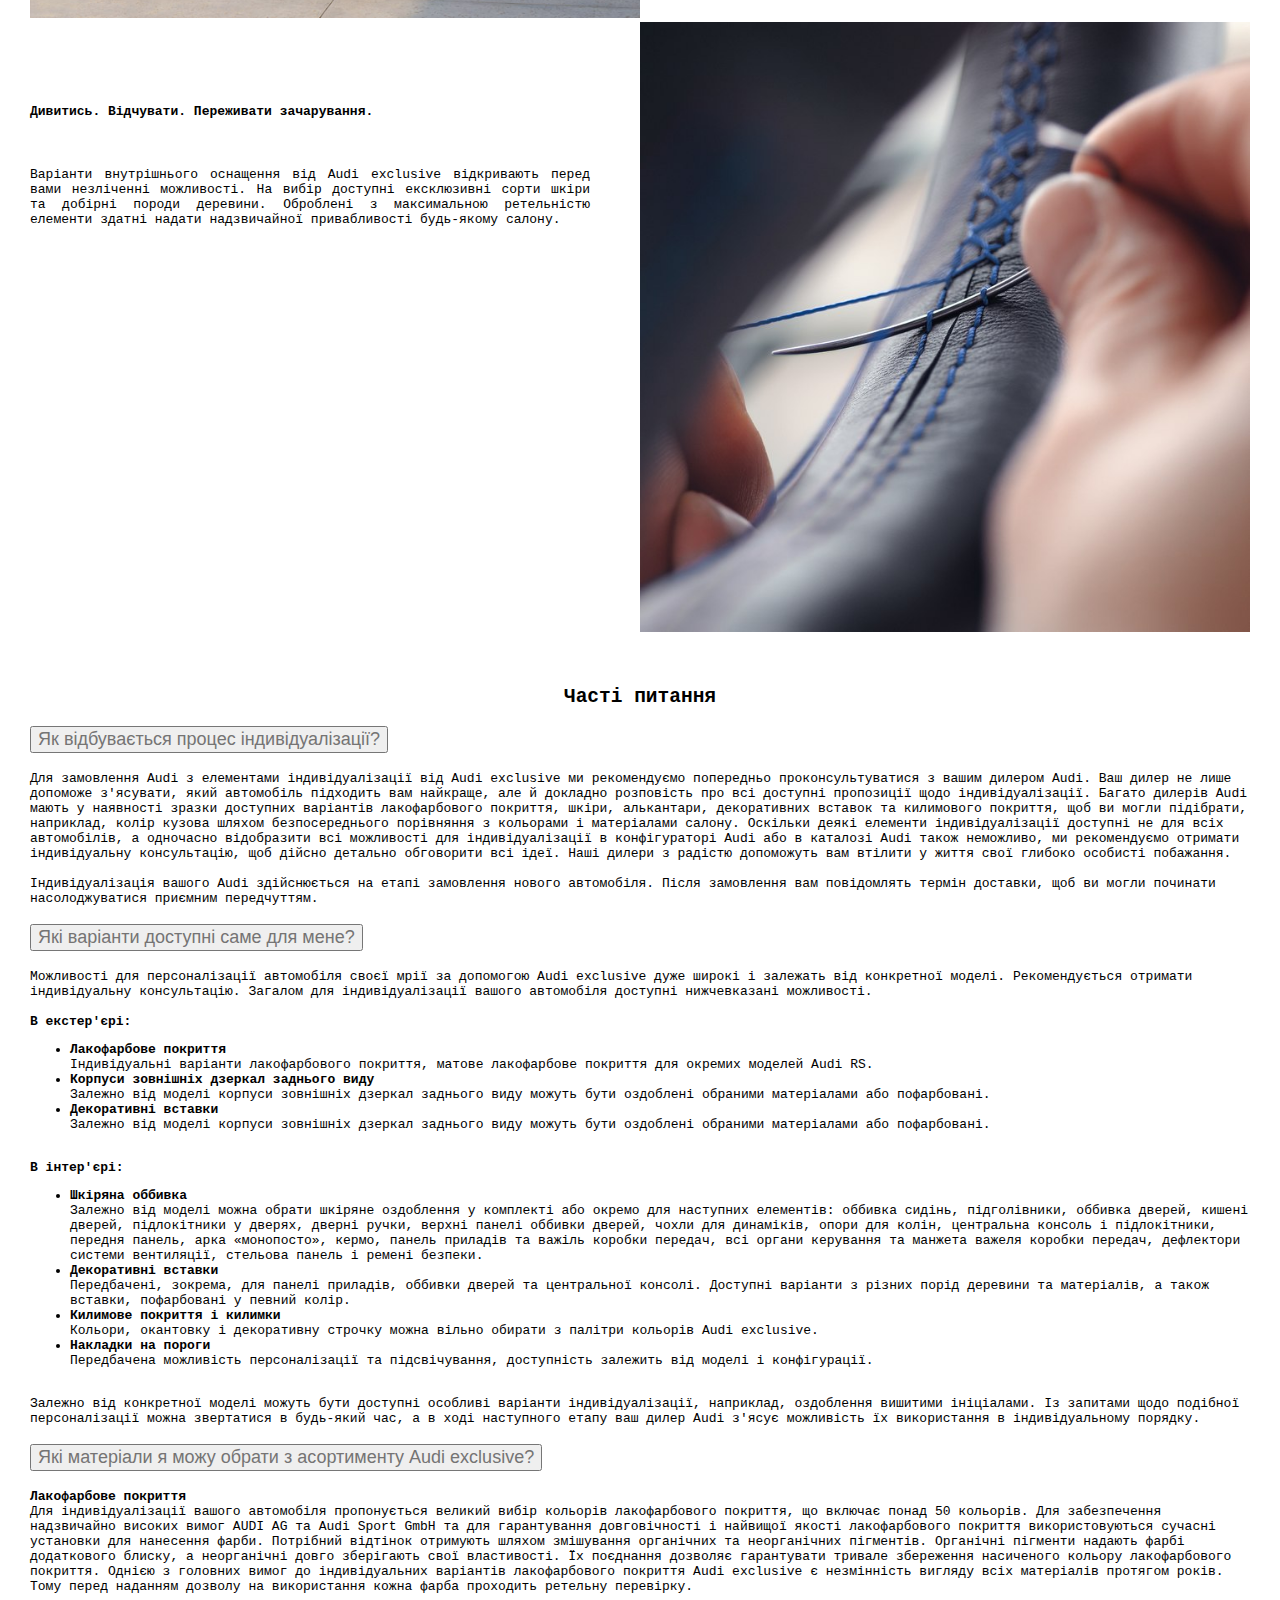
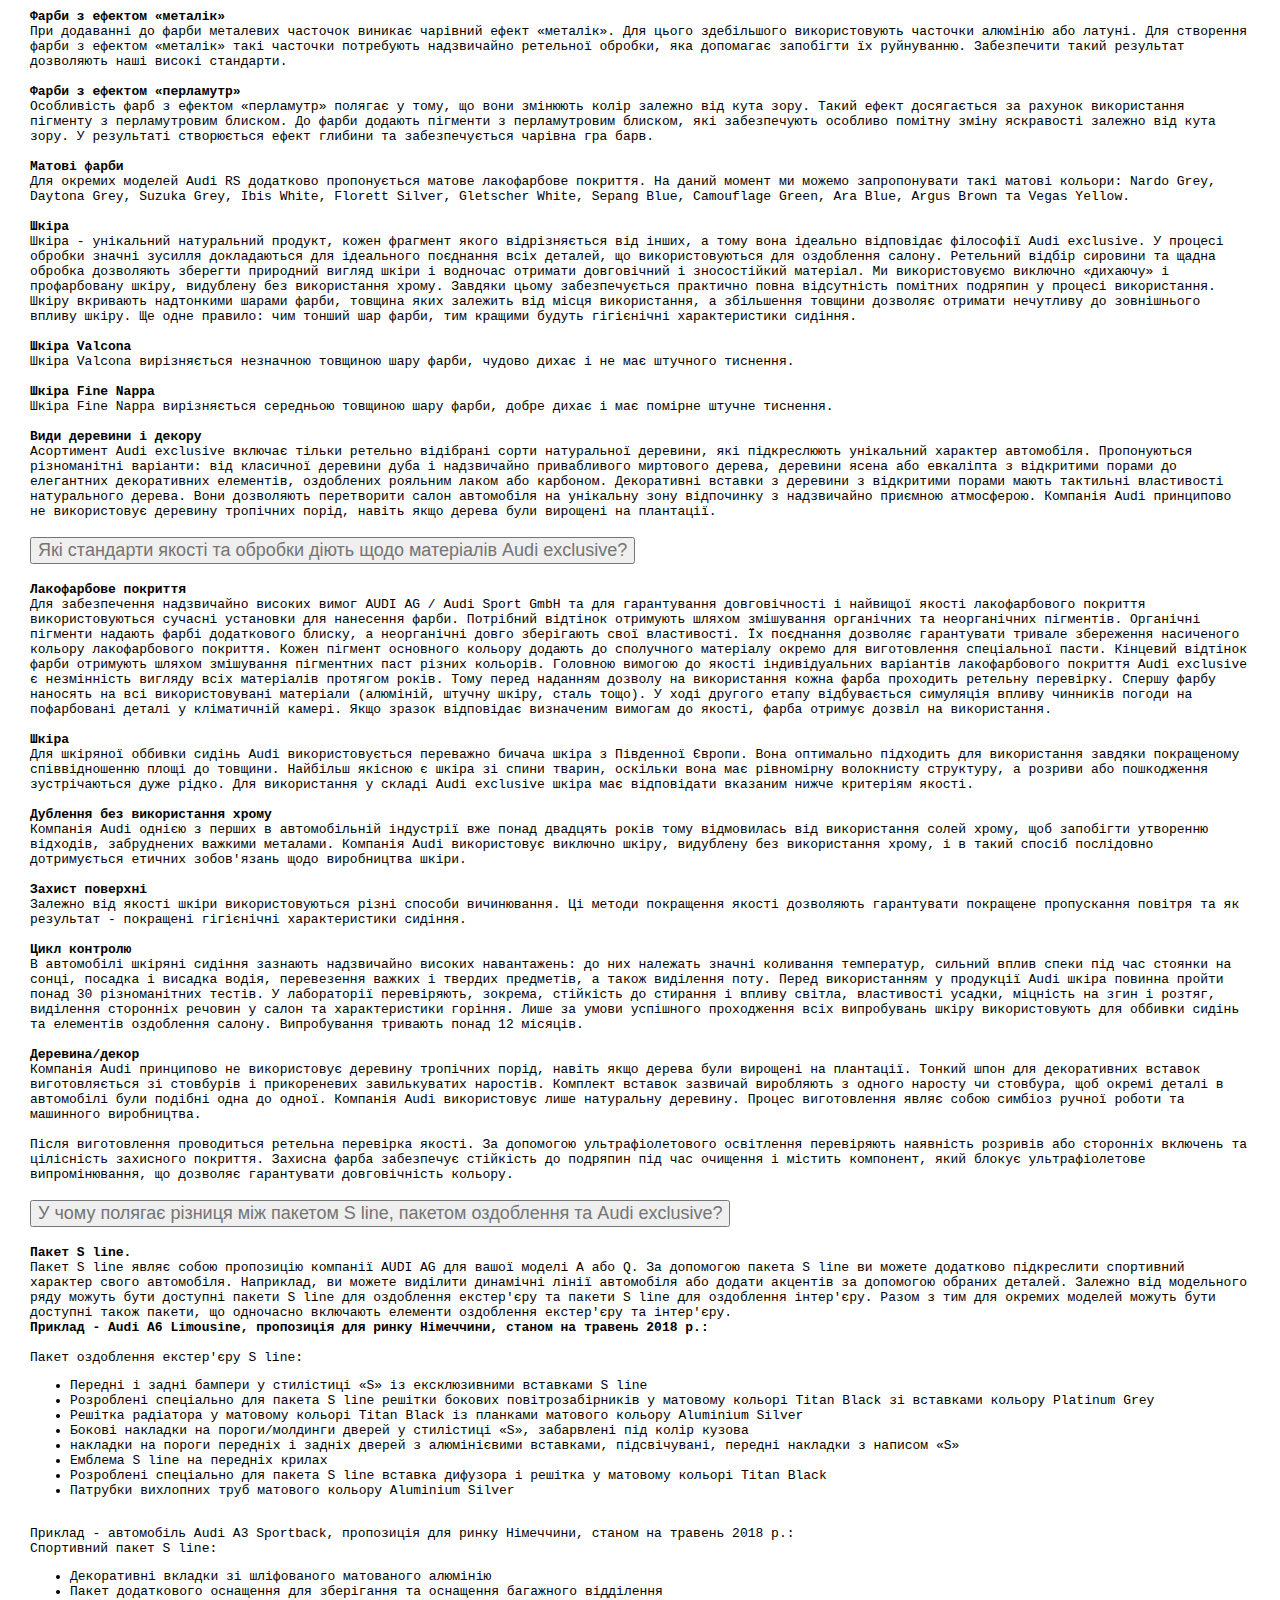
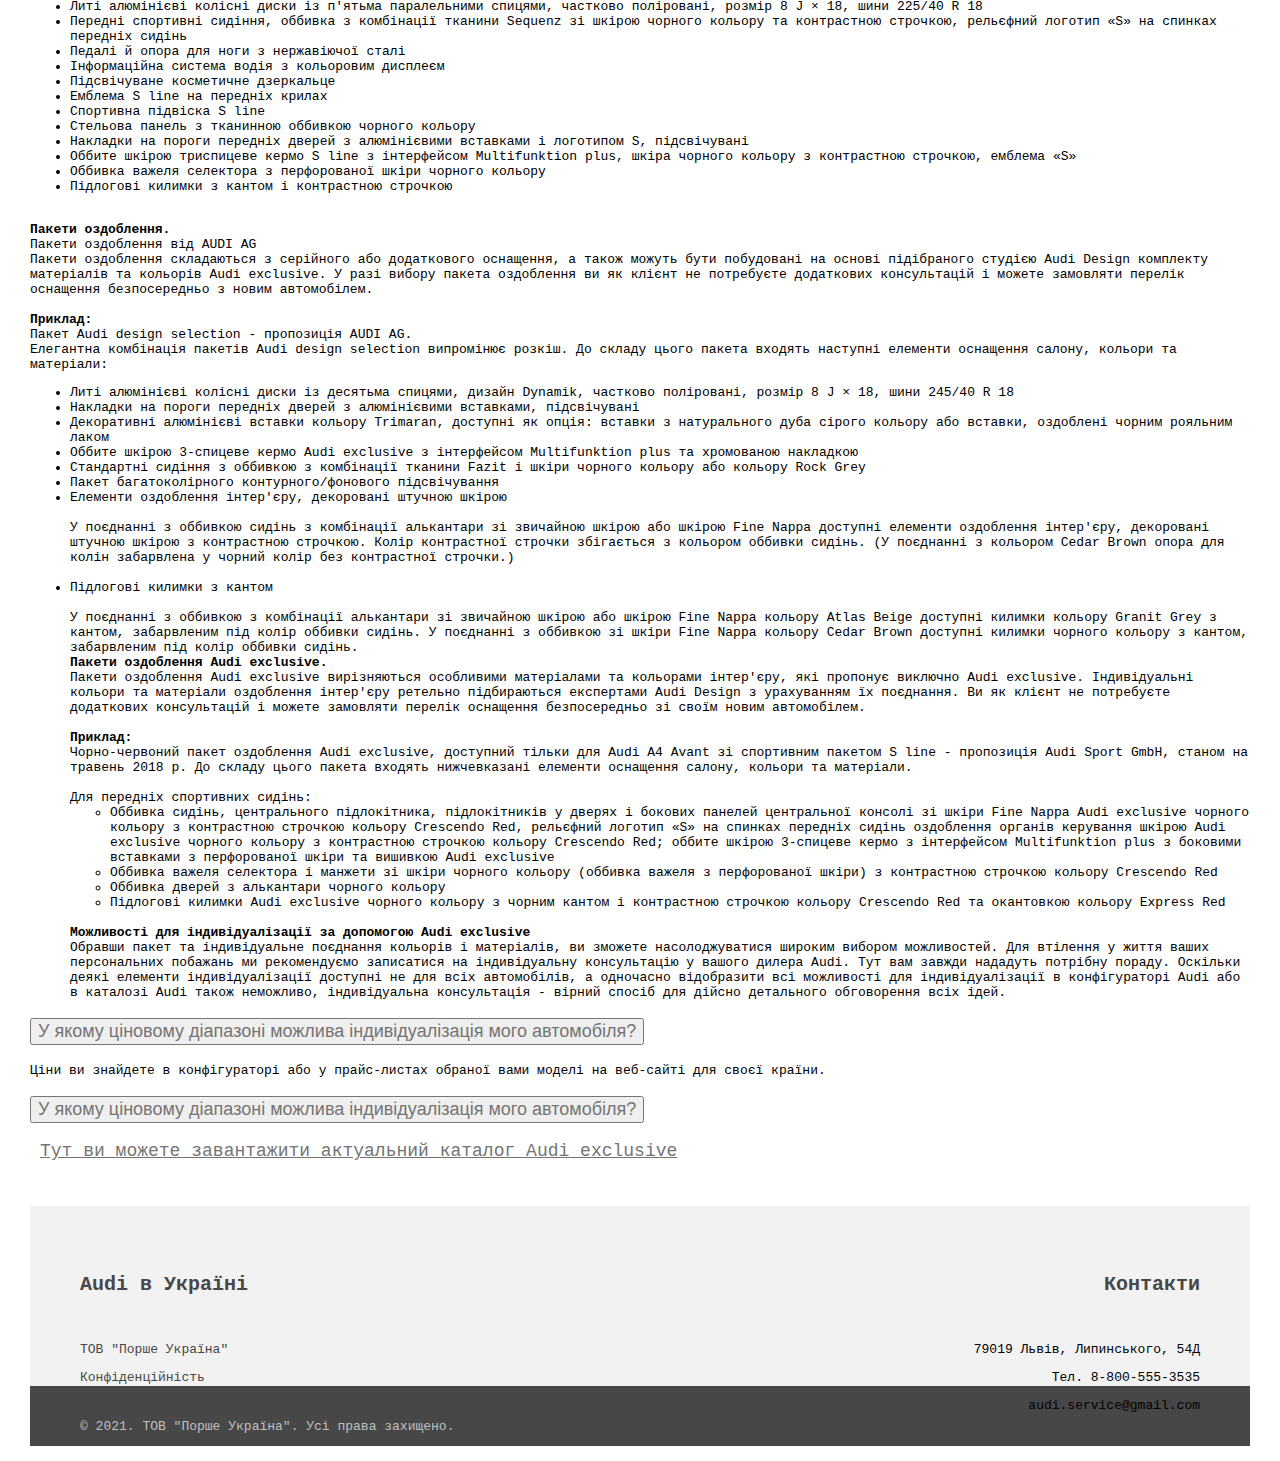
<file: exclusive.html>
<!DOCTYPE html>
<html lang="en">
<head>
  <meta charset="UTF-8">
  <meta http-equiv="X-UA-Compatible" content="IE=edge">
  <meta name="viewport" content="width=device-width, initial-scale=1.0">
  <title>Exclusive</title>
  <link rel="stylesheet" href="https://cdn.jsdelivr.net/npm/bootstrap@4.6.0/dist/css/bootstrap.min.css" integrity="sha384-B0vP5xmATw1+K9KRQjQERJvTumQW0nPEzvF6L/Z6nronJ3oUOFUFpCjEUQouq2+l" crossorigin="anonymous">
  <link rel="stylesheet" href="style/exclusive.css">
</head>
<body>

<div class="header">
  <div class="header-inner">
    <div class="header-inner-logo">
      <a href="index.html"><img class="img-audi-logo" src="img/1024px-Audi-Logo_2016.svg.png" alt="Audi logo"></a>
    </div>
    <div class="header-inner-nav">
      <ul class="header-inner-nav-ul">
        <li><a href="index.html">Головна</a></li>
        <li><a href="news.html">Новини</a></li>
        <li><a href="about-audi.html">Про бренд Audi</a></li>
        <li><a href="quattro.html">Quattro</a></li>
        <li><a href="e-tron.html">e-tron</a></li>
        <li><a href="innovation.html">Новаторство</a></li>
        <li><a href="exclusive.html"><strong>Ексклюзив</strong></a></li>
      </ul>
    </div>
  </div>
</div>

<br>
<br>

<div class="container">
  <div class="container-inner">
    <div class="con-in-1">
      <h2>Ауді ексклюзив</h2>
      <br>
      <div class="con-in-1-1">
        <p>Кожен, хто за кермом Audi, прагне чогось особливого. Audi exclusive дає можливість створити з цього особливого щось глибоко індивідуальне. Ми покажемо вам, наскільки сильно Audi exclusive може адаптуватися до ваших індивідуальних побажань - від килимків для підлоги до цілковитої персоналізації. </p>
      </div>
    </div>

    <br>
    <br>

    <div class="con-in-3">
      <div class="con-in-3-1">
        <div class="con-in-3-1-1" style="width:560px; text-align:justify; margin-top: 50px; ">
          <p>
            <h4><b>Ексклюзивність на будь-який смак</b></h4>
            <br>
            <br>
            Станьте дизайнером та разом зі студією Audi exclusive дообладнайте свій Audi, щоб зробити його таким же унікальним, як і ваш характер. Або обирайте з широкого переліку можливостей для індивідуалізації автомобіля:
          </p>
          <ul>
              <li>Понад 50 індивідуальних кольорів лакофарбового покриття; </li>
              <li>Ексклюзивна шкіра і тканини</li>
              <li>Ретельно відібрані сорти деревини і види декору </li>
              <li>Контрастна строчка та строчка під колір основного матеріалу </li>
              <li>Високоякісна шкіряна оббивка керма </li>
              <li>Підлогові килимки і килимове покриття </li>
              <li>Персоналізовані накладки на пороги  </li>
            </ul>

        </div>
      </div>
      <div class="con-in-3-2" style="width: 610px; margin-left: 50px">
        <img style="width: 610px" src="img/ex-audi-1.jpg" alt="audi">
      </div>
    </div>
    <div class="con-in-3">
      <div class="con-in-3-2" style="width: 600px;">
        <img src="img/ex-audi-2.jpg" style="width: 610px;" alt="audi">
      </div>
      <div class="con-in-3-1">
        <div class="con-in-3-1-1" style="width:550px; text-align:justify; margin-left: 30px; ">
          <p>
            <br>
            <br>
            <h4><b>Світ має нескінченну кількість барв.</b></h4>
            <br>
            <br>
          Золотий колір призахідного сонця, червоний відтінок вина, зелень персня зі смарагдом - ці та інші відтінки ви можете обрати у якості кольору лакофарбового покриття для свого Audi. А можливо, ви бажаєте увіковічнити свій улюблений колір для лакофарбового покриття свого Audi? Студія Audi exclusive здатна задовольнити (майже) будь-які бажання.
          </p>
        </div>
      </div>
    </div>
    <div class="con-in-3">
      <div class="con-in-3-1">
        <div class="con-in-3-1-1" style="width:560px; text-align:justify; margin-top: 50px">
          <br>
          <p>
            <h4><b>Дивитись. Відчувати. Переживати зачарування.</b></h4>
            <br>
            <br>
            Варіанти внутрішнього оснащення від Audi exclusive відкривають перед вами незліченні можливості. На вибір доступні ексклюзивні сорти шкіри та добірні породи деревини. Оброблені з максимальною ретельністю елементи здатні надати надзвичайної привабливості будь-якому салону.
          </p>
        </div>
      </div>
      <div class="con-in-3-2" style=" margin-left: 50px;"  >
        <img src="img/ex-audi-3.jpg" style="width:610px;" alt="audi">
      </div>
    </div>
    <div class="inner-in-1">
      <h2><b>Часті питання</b></h2>
    </div>


    <div id="accordion">
      <div class="card">
        <div class="card-header" id="headingOne">
          <h5 class="mb-0">
            <button class="btn btn-outline-light btnColorAcc" data-toggle="collapse" data-target="#collapseOne" aria-expanded="false" aria-controls="collapseOne">
              Як відбувається процес індивідуалізації?
            </button>
          </h5>
        </div>

        <div id="collapseOne" class="collapse" aria-labelledby="headingOne" data-parent="#accordion">
          <div class="card-body">
            Для замовлення Audi з елементами індивідуалізації від Audi exclusive ми рекомендуємо попередньо проконсультуватися з вашим дилером Audi. Ваш дилер не лише допоможе з'ясувати, який автомобіль підходить вам найкраще, але й докладно розповість про всі доступні пропозиції щодо індивідуалізації. Багато дилерів Audi мають у наявності зразки доступних варіантів лакофарбового покриття, шкіри, алькантари, декоративних вставок та килимового покриття, щоб ви могли підібрати, наприклад, колір кузова шляхом безпосереднього порівняння з кольорами і матеріалами салону. Оскільки деякі елементи індивідуалізації доступні не для всіх автомобілів, а одночасно відобразити всі можливості для індивідуалізації в конфігураторі Audi або в каталозі Audi також неможливо, ми рекомендуємо отримати індивідуальну консультацію, щоб дійсно детально обговорити всі ідеї. Наші дилери з радістю допоможуть вам втілити у життя свої глибоко особисті побажання.
            <br>
            <br>
            Індивідуалізація вашого Audi здійснюється на етапі замовлення нового автомобіля. Після замовлення вам повідомлять термін доставки, щоб ви могли починати насолоджуватися приємним передчуттям.
          </div>
        </div>
      </div>
      <div class="card">
        <div class="card-header" id="headingTwo">
          <h5 class="mb-0">
            <button class="btn btn-outline-light btnColorAcc" data-toggle="collapse" data-target="#collapseTwo" aria-expanded="false" aria-controls="collapseTwo">
              Які варіанти доступні саме для мене?
            </button>
          </h5>
        </div>
        <div id="collapseTwo" class="collapse" aria-labelledby="headingTwo" data-parent="#accordion">
          <div class="card-body">
            Можливості для персоналізації автомобіля своєї мрії за допомогою Audi exclusive дуже широкі і залежать від конкретної моделі. Рекомендується отримати індивідуальну консультацію. Загалом для індивідуалізації вашого автомобіля доступні нижчевказані можливості.
            <br>
            <br>
            <b>В екстер'єрі:</b>
            <ul>
              <li><b>Лакофарбове покриття</b> <br> Індивідуальні варіанти лакофарбового покриття, матове лакофарбове покриття для окремих моделей Audi RS.</li>
              <li><b>Корпуси зовнішніх дзеркал заднього виду</b> <br> Залежно від моделі корпуси зовнішніх дзеркал заднього виду можуть бути оздоблені обраними матеріалами або пофарбовані.</li>
              <li><b>Декоративні вставки</b> <br> Залежно від моделі корпуси зовнішніх дзеркал заднього виду можуть бути оздоблені обраними матеріалами або пофарбовані. </li>
            </ul>
            <br>
            <b>В інтер'єрі:</b>
            <ul>
              <li><b>Шкіряна оббивка</b> <br> Залежно від моделі можна обрати шкіряне оздоблення у комплекті або окремо для наступних елементів: оббивка сидінь, підголівники, оббивка дверей, кишені дверей, підлокітники у дверях, дверні ручки, верхні панелі оббивки дверей, чохли для динаміків, опори для колін, центральна консоль і підлокітники, передня панель, арка «монопосто», кермо, панель приладів та важіль коробки передач, всі органи керування та манжета важеля коробки передач, дефлектори системи вентиляції, стельова панель і ремені безпеки. </li>
              <li><b>Декоративні вставки</b> <br> Передбачені, зокрема, для панелі приладів, оббивки дверей та центральної консолі. Доступні варіанти з різних порід деревини та матеріалів, а також вставки, пофарбовані у певний колір. </li>
              <li><b>Килимове покриття і килимки</b> <br> Кольори, окантовку і декоративну строчку можна вільно обирати з палітри кольорів Audi exclusive. </li>
              <li><b>Накладки на пороги</b> <br>Передбачена можливість персоналізації та підсвічування, доступність залежить від моделі і конфігурації. </li>
            </ul>
            <br>
            Залежно від конкретної моделі можуть бути доступні особливі варіанти індивідуалізації, наприклад, оздоблення вишитими ініціалами. Із запитами щодо подібної персоналізації можна звертатися в будь-який час, а в ході наступного етапу ваш дилер Audi з'ясує можливість їх використання в індивідуальному порядку.
          </div>
        </div>
      </div>
      <div class="card">
        <div class="card-header" id="headingThree">
          <h5 class="mb-0">
            <button class="btn btn-outline-light btnColorAcc" data-toggle="collapse" data-target="#collapseThree" aria-expanded="false" aria-controls="collapseThree">
              Які матеріали я можу обрати з асортименту Audi exclusive?
            </button>
          </h5>
        </div>
        <div id="collapseThree" class="collapse" aria-labelledby="headingThree" data-parent="#accordion">
          <div class="card-body">
            <b>Лакофарбове покриття</b>
            <br>
            Для індивідуалізації вашого автомобіля пропонується великий вибір кольорів лакофарбового покриття, що включає понад 50 кольорів. Для забезпечення надзвичайно високих вимог AUDI AG та Audi Sport GmbH та для гарантування довговічності і найвищої якості лакофарбового покриття використовуються сучасні установки для нанесення фарби. Потрібний відтінок отримують шляхом змішування органічних та неорганічних пігментів. Органічні пігменти надають фарбі додаткового блиску, а неорганічні довго зберігають свої властивості. Їх поєднання дозволяє гарантувати тривале збереження насиченого кольору лакофарбового покриття. Однією з головних вимог до індивідуальних варіантів лакофарбового покриття Audi exclusive є незмінність вигляду всіх матеріалів протягом років. Тому перед наданням дозволу на використання кожна фарба проходить ретельну перевірку.
            <br>
            <br>
            <b>Фарби з ефектом «металік»</b>
            <br>
            При додаванні до фарби металевих часточок виникає чарівний ефект «металік». Для цього здебільшого використовують часточки алюмінію або латуні. Для створення фарби з ефектом «металік» такі часточки потребують надзвичайно ретельної обробки, яка допомагає запобігти їх руйнуванню. Забезпечити такий результат дозволяють наші високі стандарти.
            <br>
            <br>
            <b>Фарби з ефектом «перламутр»</b>
            <br>
            Особливість фарб з ефектом «перламутр» полягає у тому, що вони змінюють колір залежно від кута зору. Такий ефект досягається за рахунок використання пігменту з перламутровим блиском. До фарби додають пігменти з перламутровим блиском, які забезпечують особливо помітну зміну яскравості залежно від кута зору. У результаті створюється ефект глибини та забезпечується чарівна гра барв.
            <br>
            <br>
            <b>Матові фарби</b>
            <br>
            Для окремих моделей Audi RS додатково пропонується матове лакофарбове покриття.
            На даний момент ми можемо запропонувати такі матові кольори: Nardo Grey, Daytona Grey, Suzuka Grey, Ibis White, Florett Silver, Gletscher White, Sepang Blue, Camouflage Green, Ara Blue, Argus Brown та Vegas Yellow.
            <br>
            <br>
            <b>Шкіра</b>
            <br>
            Шкіра - унікальний натуральний продукт, кожен фрагмент якого відрізняється від інших, а тому вона ідеально відповідає філософії Audi exclusive. У процесі обробки значні зусилля докладаються для ідеального поєднання всіх деталей, що використовуються для оздоблення салону. Ретельний відбір сировини та щадна обробка дозволяють зберегти природний вигляд шкіри і водночас отримати довговічний і зносостійкий матеріал. Ми використовуємо виключно «дихаючу» і профарбовану шкіру, видублену без використання хрому. Завдяки цьому забезпечується практично повна відсутність помітних подряпин у процесі використання.
            <br>
            Шкіру вкривають надтонкими шарами фарби, товщина яких залежить від місця використання, а збільшення товщини дозволяє отримати нечутливу до зовнішнього впливу шкіру. Ще одне правило: чим тонший шар фарби, тим кращими будуть гігієнічні характеристики сидіння.
            <br>
            <br>
            <b>Шкіра Valcona</b>
            <br>
            Шкіра Valcona вирізняється незначною товщиною шару фарби, чудово дихає і не має штучного тиснення.
            <br>
            <br>
            <b>Шкіра Fine Nappa</b>
            <br>
            Шкіра Fine Nappa вирізняється середньою товщиною шару фарби, добре дихає і має помірне штучне тиснення.
            <br>
            <br>
            <b>Види деревини і декору</b>
            <br>
            Асортимент Audi exclusive включає тільки ретельно відібрані сорти натуральної деревини, які підкреслюють унікальний характер автомобіля. Пропонуються різноманітні варіанти: від класичної деревини дуба і надзвичайно привабливого миртового дерева, деревини ясена або евкаліпта з відкритими порами до елегантних декоративних елементів, оздоблених рояльним лаком або карбоном. Декоративні вставки з деревини з відкритими порами мають тактильні властивості натурального дерева. Вони дозволяють перетворити салон автомобіля на унікальну зону відпочинку з надзвичайно приємною атмосферою. Компанія Audi принципово не використовує деревину тропічних порід, навіть якщо дерева були вирощені на плантації.

          </div>
        </div>
      </div>
      <div class="card">
        <div class="card-header" id="headingFour">
          <h5 class="mb-0">
            <button class="btn btn-outline-light btnColorAcc" data-toggle="collapse" data-target="#collapseFour" aria-expanded="false" aria-controls="collapseFour">
              Які стандарти якості та обробки діють щодо матеріалів Audi exclusive?
            </button>
          </h5>
        </div>

        <div id="collapseFour" class="collapse" aria-labelledby="headingFour" data-parent="#accordion">
          <div class="card-body">
            <b>Лакофарбове покриття</b>
            <br>
            Для забезпечення надзвичайно високих вимог AUDI AG / Audi Sport GmbH та для гарантування довговічності і найвищої якості лакофарбового покриття використовуються сучасні установки для нанесення фарби. Потрібний відтінок отримують шляхом змішування органічних та неорганічних пігментів. Органічні пігменти надають фарбі додаткового блиску, а неорганічні довго зберігають свої властивості. Їх поєднання дозволяє гарантувати тривале збереження насиченого кольору лакофарбового покриття. Кожен пігмент основного кольору додають до сполучного матеріалу окремо для виготовлення спеціальної пасти. Кінцевий відтінок фарби отримують шляхом змішування пігментних паст різних кольорів. Головною вимогою до якості індивідуальних варіантів лакофарбового покриття Audi exclusive є незмінність вигляду всіх матеріалів протягом років. Тому перед наданням дозволу на використання кожна фарба проходить ретельну перевірку. Спершу фарбу наносять на всі використовувані матеріали (алюміній, штучну шкіру, сталь тощо). У ході другого етапу відбувається симуляція впливу чинників погоди на пофарбовані деталі у кліматичній камері. Якщо зразок відповідає визначеним вимогам до якості, фарба отримує дозвіл на використання.
            <br>
            <br>
            <b>Шкіра</b>
            <br>
            Для шкіряної оббивки сидінь Audi використовується переважно бичача шкіра з Південної Європи. Вона оптимально підходить для використання завдяки покращеному співвідношенню площі до товщини. Найбільш якісною є шкіра зі спини тварин, оскільки вона має рівномірну волокнисту структуру, а розриви або пошкодження зустрічаються дуже рідко. Для використання у складі Audi exclusive шкіра має відповідати вказаним нижче критеріям якості.
            <br>
            <br>
            <b>Дублення без використання хрому</b>
            <br>
            Компанія Audi однією з перших в автомобільній індустрії вже понад двадцять років тому відмовилась від використання солей хрому, щоб запобігти утворенню відходів, забруднених важкими металами. Компанія Audi використовує виключно шкіру, видублену без використання хрому, і в такий спосіб послідовно дотримується етичних зобов'язань щодо виробництва шкіри.
            <br>
            <br>
            <b>Захист поверхні</b>
            <br>
            Залежно від якості шкіри використовуються різні способи вичинювання. Ці методи покращення якості дозволяють гарантувати покращене пропускання повітря та як результат - покращені гігієнічні характеристики сидіння.
            <br>
            <br>
            <b>Цикл контролю</b>
            <br>
            В автомобілі шкіряні сидіння зазнають надзвичайно високих навантажень: до них належать значні коливання температур, сильний вплив спеки під час стоянки на сонці, посадка і висадка водія, перевезення важких і твердих предметів, а також виділення поту. Перед використанням у продукції Audi шкіра повинна пройти понад 30 різноманітних тестів. У лабораторії перевіряють, зокрема, стійкість до стирання і впливу світла, властивості усадки, міцність на згин і розтяг, виділення сторонніх речовин у салон та характеристики горіння. Лише за умови успішного проходження всіх випробувань шкіру використовують для оббивки сидінь та елементів оздоблення салону. Випробування тривають понад 12 місяців.
            <br>
            <br>
            <b>Деревина/декор</b>
            <br>
            Компанія Audi принципово не використовує деревину тропічних порід, навіть якщо дерева були вирощені на плантації. Тонкий шпон для декоративних вставок виготовляється зі стовбурів і прикореневих завилькуватих наростів. Комплект вставок зазвичай виробляють з одного наросту чи стовбура, щоб окремі деталі в автомобілі були подібні одна до одної. Компанія Audi використовує лише натуральну деревину. Процес виготовлення являє собою симбіоз ручної роботи та машинного виробництва.
            <br>
            <br>
            Після виготовлення проводиться ретельна перевірка якості. За допомогою ультрафіолетового освітлення перевіряють наявність розривів або сторонніх включень та цілісність захисного покриття. Захисна фарба забезпечує стійкість до подряпин під час очищення і містить компонент, який блокує ультрафіолетове випромінювання, що дозволяє гарантувати довговічність кольору.
            <br>

          </div>
        </div>
      </div>
      <div class="card">
        <div class="card-header" id="headingFive">
          <h5 class="mb-0">
            <button class="btn btn-outline-light btnColorAcc" data-toggle="collapse" data-target="#collapseFive" aria-expanded="false" aria-controls="collapseFive">
              У чому полягає різниця між пакетом S line, пакетом оздоблення та Audi exclusive?
            </button>
          </h5>
        </div>

        <div id="collapseFive" class="collapse" aria-labelledby="headingFive" data-parent="#accordion">
          <div class="card-body">

            <b>Пакет S line.</b>
            <br>
            Пакет S line являє собою пропозицію компанії AUDI AG для вашої моделі A або Q. За допомогою пакета S line ви можете додатково підкреслити спортивний характер свого автомобіля. Наприклад, ви можете виділити динамічні лінії автомобіля або додати акцентів за допомогою обраних деталей. Залежно від модельного ряду можуть бути доступні пакети S line для оздоблення екстер'єру та пакети S line для оздоблення інтер'єру. Разом з тим для окремих моделей можуть бути доступні також пакети, що одночасно включають елементи оздоблення екстер'єру та інтер'єру.
            <br>
            <b>Приклад - Audi A6 Limousine, пропозиція для ринку Німеччини, станом на травень 2018 р.:</b>
            <br>
            <br>
            Пакет оздоблення екстер'єру S line:
            <br>
            <ul>
              <li>Передні і задні бампери у стилістиці «S» із ексклюзивними вставками S line </li>
              <li>Розроблені спеціально для пакета S line решітки бокових повітрозабірників у матовому кольорі Titan Black зі вставками кольору Platinum Grey </li>
              <li>Решітка радіатора у матовому кольорі Titan Black із планками матового кольору Aluminium Silver </li>
              <li>Бокові накладки на пороги/молдинги дверей у стилістиці «S», забарвлені під колір кузова </li>
              <li>накладки на пороги передніх і задніх дверей з алюмінієвими вставками, підсвічувані, передні накладки з написом «S»</li>
              <li>Емблема S line на передніх крилах </li>
              <li>Розроблені спеціально для пакета S line вставка дифузора і решітка у матовому кольорі Titan Black </li>
              <li>Патрубки вихлопних труб матового кольору Aluminium Silver</li>
            </ul>
            <br>
            Приклад - автомобіль Audi A3 Sportback, пропозиція для ринку Німеччини, станом на травень 2018 р.:
            <br>
            Спортивний пакет S line:
            <br>
            <ul>
              <li>Декоративні вкладки зі шліфованого матованого алюмінію</li>
              <li>Пакет додаткового оснащення для зберігання та оснащення багажного відділення</li>
              <li>Литі алюмінієві колісні диски із п'ятьма паралельними спицями, частково поліровані, розмір 8 J × 18, шини 225/40 R 18 </li>
              <li>Передні спортивні сидіння, оббивка з комбінації тканини Sequenz зі шкірою чорного кольору та контрастною строчкою, рельєфний логотип «S» на спинках передніх сидінь </li>
              <li>Педалі й опора для ноги з нержавіючої сталі </li>
              <li>Інформаційна система водія з кольоровим дисплеєм </li>
              <li>Підсвічуване косметичне дзеркальце </li>
              <li>Емблема S line на передніх крилах </li>
              <li>Спортивна підвіска S line </li>
              <li>Стельова панель з тканинною оббивкою чорного кольору</li>
              <li>Накладки на пороги передніх дверей з алюмінієвими вставками і логотипом S, підсвічувані </li>
              <li>Оббите шкірою триспицеве кермо S line з інтерфейсом Multifunktion plus, шкіра чорного кольору з контрастною строчкою, емблема «S»</li>
              <li>Оббивка важеля селектора з перфорованої шкіри чорного кольору </li>
              <li>Підлогові килимки з кантом і контрастною строчкою </li>
            </ul>
            <br>
            <b>Пакети оздоблення.</b>
            <br>
            Пакети оздоблення від AUDI AG
            <br>
            Пакети оздоблення складаються з серійного або додаткового оснащення, а також можуть бути побудовані на основі підібраного студією Audi Design комплекту матеріалів та кольорів Audi exclusive. У разі вибору пакета оздоблення ви як клієнт не потребуєте додаткових консультацій і можете замовляти перелік оснащення безпосередньо з новим автомобілем.
            <br>
            <br>
            <b>Приклад:</b>
            <br>
            Пакет Audi design selection - пропозиція AUDI AG.
            <br>
            Елегантна комбінація пакетів Audi design selection випромінює розкіш. До складу цього пакета входять наступні елементи оснащення салону, кольори та матеріали:
            <ul>
              <li>Литі алюмінієві колісні диски із десятьма спицями, дизайн Dynamik, частково поліровані, розмір 8 J × 18, шини 245/40 R 18 </li>
              <li>Накладки на пороги передніх дверей з алюмінієвими вставками, підсвічувані </li>
              <li>Декоративні алюмінієві вставки кольору Trimaran, доступні як опція: вставки з натурального дуба сірого кольору або вставки, оздоблені чорним рояльним лаком </li>
              <li>Оббите шкірою 3-спицеве кермо Audi exclusive з інтерфейсом Multifunktion plus та хромованою накладкою</li>
              <li>Стандартні сидіння з оббивкою з комбінації тканини Fazit і шкіри чорного кольору або кольору Rock Grey</li>
              <li>Пакет багатоколірного контурного/фонового підсвічування</li>
              <li>Елементи оздоблення інтер'єру, декоровані штучною шкірою</li>
              <br>
              У поєднанні з оббивкою сидінь з комбінації алькантари зі звичайною шкірою або шкірою Fine Nappa доступні елементи оздоблення інтер'єру, декоровані штучною шкірою з контрастною строчкою. Колір контрастної строчки збігається з кольором оббивки сидінь. (У поєднанні з кольором Cedar Brown опора для колін забарвлена у чорний колір без контрастної строчки.)
              <br>
              <br>
              <li>Підлогові килимки з кантом </li>
              <br>
              У поєднанні з оббивкою з комбінації алькантари зі звичайною шкірою або шкірою Fine Nappa кольору Atlas Beige доступні килимки кольору Granit Grey з кантом, забарвленим під колір оббивки сидінь. У поєднанні з оббивкою зі шкіри Fine Nappa кольору Cedar Brown доступні килимки чорного кольору з кантом, забарвленим під колір оббивки сидінь.
              <br>
              <b>Пакети оздоблення Audi exclusive.</b>
              <br>
              Пакети оздоблення Audi exclusive вирізняються особливими матеріалами та кольорами інтер'єру, які пропонує виключно Audi exclusive. Індивідуальні кольори та матеріали оздоблення інтер'єру ретельно підбираються експертами Audi Design з урахуванням їх поєднання. Ви як клієнт не потребуєте додаткових консультацій і можете замовляти перелік оснащення безпосередньо зі своїм новим автомобілем.
              <br>
              <br>
              <b>Приклад:</b>
              <br>
              Чорно-червоний пакет оздоблення Audi exclusive, доступний тільки для Audi A4 Avant зі спортивним пакетом S line - пропозиція Audi Sport GmbH, станом на травень 2018 р.
              До складу цього пакета входять нижчевказані елементи оснащення салону, кольори та матеріали.
              <br>
              <br>
              Для передніх спортивних сидінь:
              <ul>
                <li>Оббивка сидінь, центрального підлокітника, підлокітників у дверях і бокових панелей центральної консолі зі шкіри Fine Nappa Audi exclusive чорного кольору з контрастною строчкою кольору Crescendo Red, рельєфний логотип «S» на спинках передніх сидінь оздоблення органів керування шкірою Audi exclusive чорного кольору з контрастною строчкою кольору Crescendo Red; оббите шкірою 3-спицеве кермо з інтерфейсом Multifunktion plus з боковими вставками з перфорованої шкіри та вишивкою Audi exclusive </li>
                <li>Оббивка важеля селектора і манжети зі шкіри чорного кольору (оббивка важеля з перфорованої шкіри) з контрастною строчкою кольору Crescendo Red </li>
                <li>Оббивка дверей з алькантари чорного кольору</li>
                <li>Підлогові килимки Audi exclusive чорного кольору з чорним кантом і контрастною строчкою кольору Crescendo Red та окантовкою кольору Express Red </li>
              </ul>
              <br>
              <b>Можливості для індивідуалізації за допомогою Audi exclusive</b>
              <br>
              Обравши пакет та індивідуальне поєднання кольорів і матеріалів, ви зможете насолоджуватися широким вибором можливостей. Для втілення у життя ваших персональних побажань ми рекомендуємо записатися на індивідуальну консультацію у вашого дилера Audi. Тут вам завжди нададуть потрібну пораду. Оскільки деякі елементи індивідуалізації доступні не для всіх автомобілів, а одночасно відобразити всі можливості для індивідуалізації в конфігураторі Audi або в каталозі Audi також неможливо, індивідуальна консультація - вірний спосіб для дійсно детального обговорення всіх ідей.



            </ul>





          </div>
        </div>
      </div>
      <div class="card">
        <div class="card-header" id="headingSix">
          <h5 class="mb-0">
            <button class="btn btn-outline-light btnColorAcc" data-toggle="collapse" data-target="#collapseSix" aria-expanded="false" aria-controls="collapseSix">
              У якому ціновому діапазоні можлива індивідуалізація мого автомобіля?
            </button>
          </h5>
        </div>

        <div id="collapseSix" class="collapse" aria-labelledby="headingSix" data-parent="#accordion">
          <div class="card-body">
            Ціни ви знайдете в конфігураторі або у прайс-листах обраної вами моделі на веб-сайті для своєї країни.
          </div>
        </div>
      </div>
      <div class="card">
        <div class="card-header" id="headingSeven">
          <h5 class="mb-0">
            <button class="btn btn-outline-light btnColorAcc" data-toggle="collapse" data-target="#collapseSeven" aria-expanded="false" aria-controls="collapseSeven">
              У якому ціновому діапазоні можлива індивідуалізація мого автомобіля?
            </button>
          </h5>
        </div>

        <div id="collapseSeven" class="collapse" aria-labelledby="headingSeven" data-parent="#accordion">
          <div class="card-body">
            <a style="margin-left: 10px" href="//cf-cdn-v5.audi.at/media/Kwc_Basic_DownloadTag_Component/54546-500369-500530-content-801941-linkTag-child/default/8f0e4e55/1675154969/audi-exclusive-catalogue-ua.pdf" class="link-dark btnColorAcc">Тут ви можете завантажити актуальний каталог Audi exclusive</a>
          </div>
        </div>
      </div>
    </div>










  </div>
</div>

<br>
<br>
<br>

<div class="footer">
  <div class="footer-inner-1">
    <div class="footer-inner-1-1">
      <h6>Audi в Україні</h6>
      <p><a href="#">ТОВ "Порше Україна"</a></p>
      <p><a href="#">Конфіденційність</a></p>
      <p><a href="#">Система повідомлення про порушення (Whistleblower System)</a></p>
    </div>
    <div class="footer-inner-1-2">
      <h6>Контакти</h6>
      <p>79019 Львів, Липинського, 54Д</p>
      <p>Тел. 8-800-555-3535</p>
      <p>audi.service@gmail.com</p>
    </div>
  </div>
  <div class="footer-inner-2">
    <div class="footer-inner-2-1">
      <p>© 2021. ТОВ "Порше Україна". Усі права захищено.</p>
    </div>
  </div>
</div>


<script src="https://code.jquery.com/jquery-3.5.1.slim.min.js" integrity="sha384-DfXdz2htPH0lsSSs5nCTpuj/zy4C+OGpamoFVy38MVBnE+IbbVYUew+OrCXaRkfj" crossorigin="anonymous"></script>
<script src="https://cdn.jsdelivr.net/npm/popper.js@1.16.1/dist/umd/popper.min.js" integrity="sha384-9/reFTGAW83EW2RDu2S0VKaIzap3H66lZH81PoYlFhbGU+6BZp6G7niu735Sk7lN" crossorigin="anonymous"></script>
<script src="https://cdn.jsdelivr.net/npm/bootstrap@4.6.0/dist/js/bootstrap.min.js" integrity="sha384-+YQ4JLhjyBLPDQt//I+STsc9iw4uQqACwlvpslubQzn4u2UU2UFM80nGisd026JF" crossorigin="anonymous"></script>
</body>
</html>
</file>
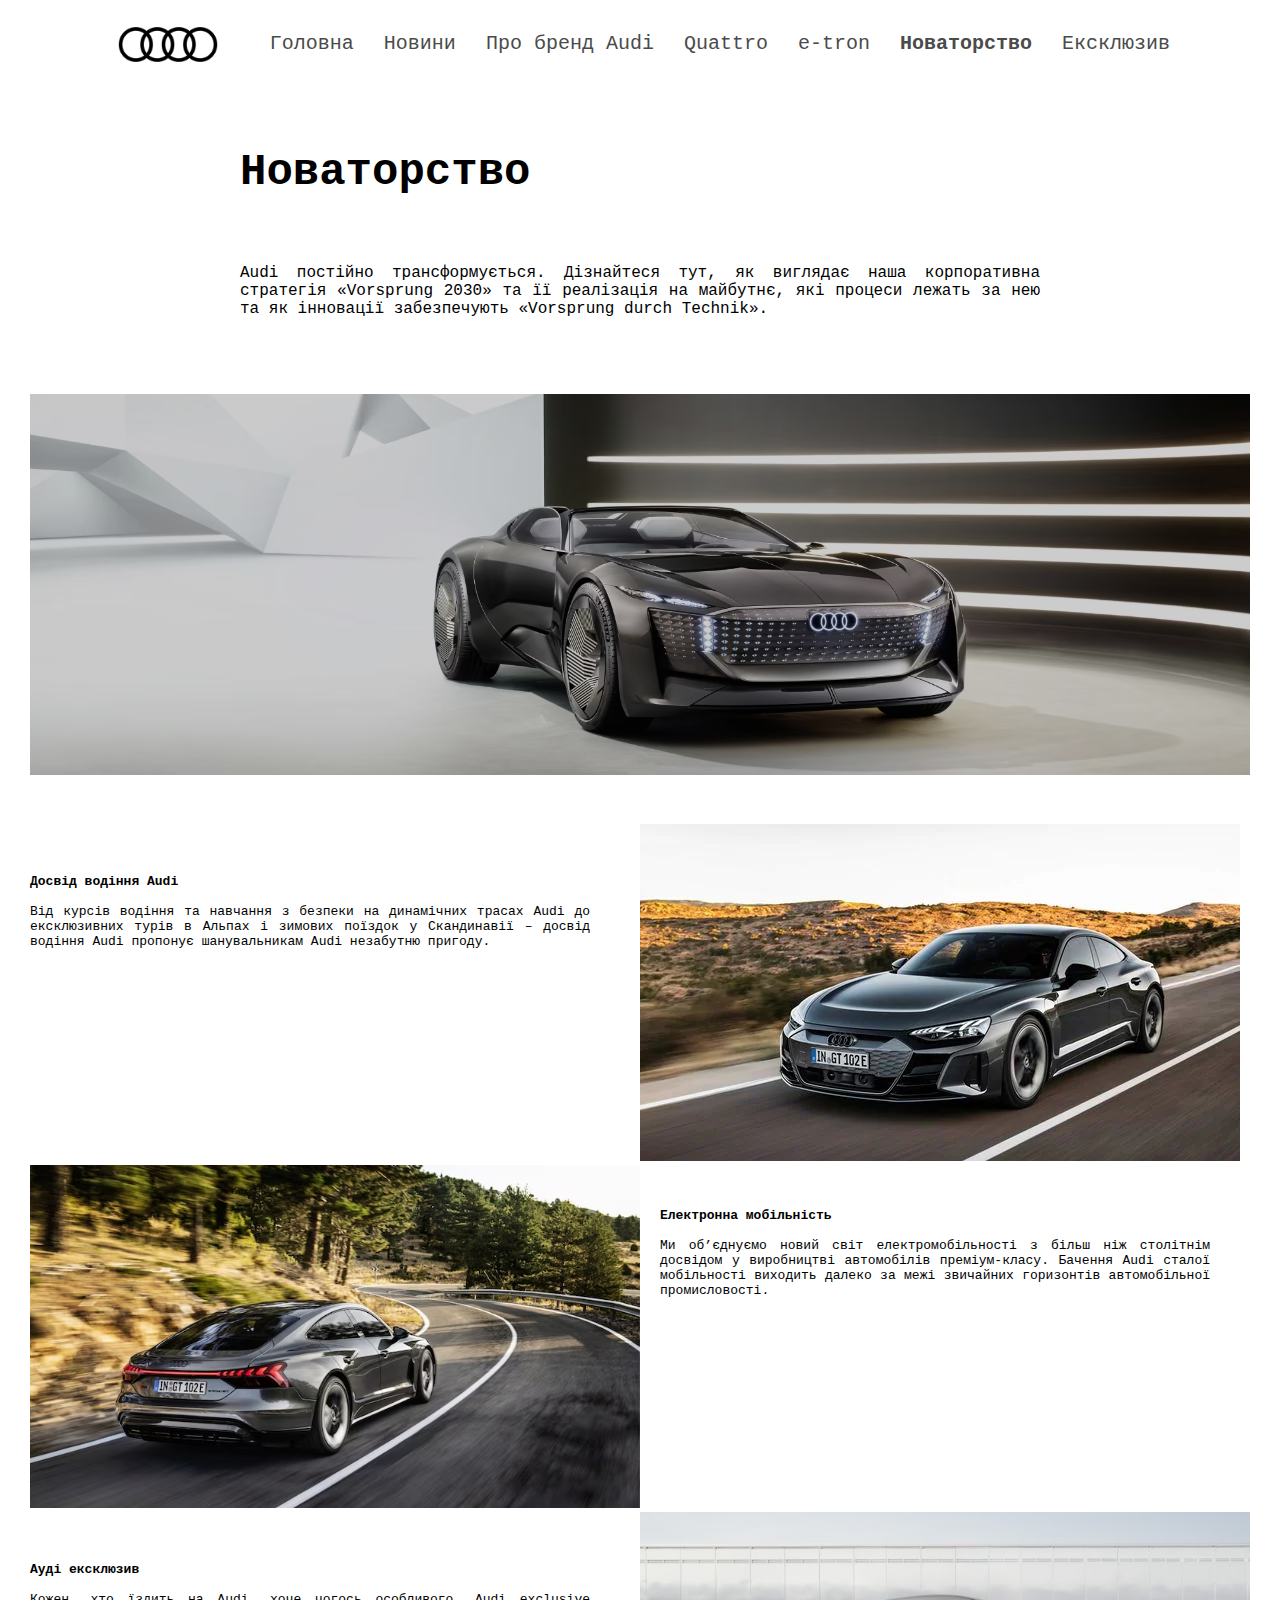
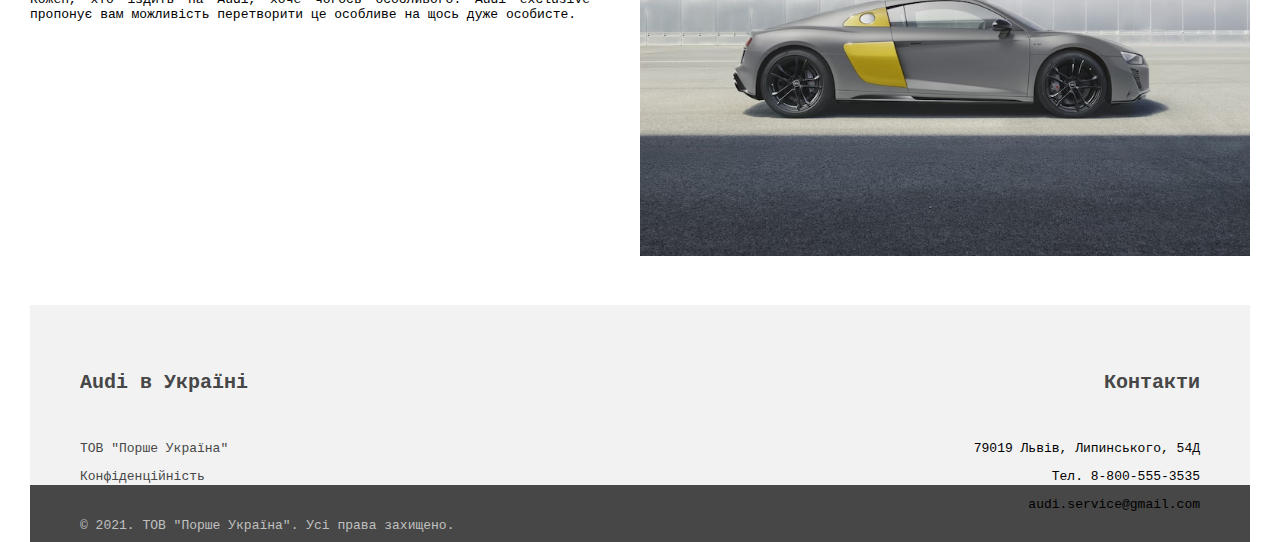
<file: innovation.html>
<!DOCTYPE html>
<html lang="en">
<head>
    <meta charset="UTF-8">
    <meta http-equiv="X-UA-Compatible" content="IE=edge">
    <meta name="viewport" content="width=device-width, initial-scale=1.0">
    <title>Innovation</title>
    <link rel="stylesheet" href="https://cdn.jsdelivr.net/npm/bootstrap@4.6.0/dist/css/bootstrap.min.css" integrity="sha384-B0vP5xmATw1+K9KRQjQERJvTumQW0nPEzvF6L/Z6nronJ3oUOFUFpCjEUQouq2+l" crossorigin="anonymous">
    <link rel="stylesheet" href="style/innovation.css">
</head>
<body>

<div class="header">
    <div class="header-inner">
        <div class="header-inner-logo">
            <a href="index.html"><img class="img-audi-logo" src="img/1024px-Audi-Logo_2016.svg.png" alt="Audi logo"></a>
        </div>
        <div class="header-inner-nav">
            <ul class="header-inner-nav-ul">
                <li><a href="index.html">Головна</a></li>
                <li><a href="news.html">Новини</a></li>
                <li><a href="about-audi.html">Про бренд Audi</a></li>
                <li><a href="quattro.html">Quattro</a></li>
                <li><a href="e-tron.html">e-tron</a></li>
                <li><a href="innovation.html"><strong>Новаторство</strong></a></li>
                <li><a href="exclusive.html">Ексклюзив</a></li>
            </ul>
        </div>
    </div>
</div>

<br>
<br>

<div class="container">
    <div class="container-inner">
        <div class="con-in-1">
            <h2>Новаторство</h2>
            <br>
            <div class="con-in-1-1">
                <p>Audi постійно трансформується. Дізнайтеся тут, як виглядає наша корпоративна стратегія «Vorsprung 2030» та її реалізація на майбутнє, які процеси лежать за нею та як інновації забезпечують «Vorsprung durch Technik».</p>
            </div>
        </div>
        <br>
        <br>

        <div class="con-in-2">
            <img style="width: 1220px" src="img/in-audi-6.jpg" alt="logo innovation">
        </div>

        <br>
        <br>

        <br>
        <div class="con-in-3">
            <div class="con-in-3-1">
                <div class="con-in-3-1-1" style="width:560px; text-align:justify; margin-top: 50px; ">
                    <p>
                        <b>Досвід водіння Audi</b>
                        <br>
                        <br>
                        Від курсів водіння та навчання з безпеки на динамічних трасах Audi до ексклюзивних турів в Альпах і зимових поїздок у Скандинавії – досвід водіння Audi пропонує шанувальникам Audi незабутню пригоду.
                    </p>
                </div>
            </div>
            <div class="con-in-3-2" style="width: 610px; margin-left: 50px">
                <img src="img/in-audi-3.jpg" alt="audi">
            </div>
        </div>
        <div class="con-in-3">
            <div class="con-in-3-2" style="width: 600px;">
                <img src="img/in-audi-1.jpg" style="width: 610px;" alt="audi">
            </div>
            <div class="con-in-3-1">
                <div class="con-in-3-1-1" style="width:550px; text-align:justify; margin-left: 30px; ">
                    <p>
                        <br>
                        <br>
                        <b>Електронна мобільність</b>
                        <br>
                        <br>
                        Ми об’єднуємо новий світ електромобільності з більш ніж столітнім досвідом у виробництві автомобілів преміум-класу. Бачення Audi сталої мобільності виходить далеко за межі звичайних горизонтів автомобільної промисловості.
                    </p>
                </div>
            </div>
        </div>
        <div class="con-in-3">
            <div class="con-in-3-1">
                <div class="con-in-3-1-1" style="width:560px; text-align:justify; margin-top: 50px">
                    <p>
                        <b>Ауді ексклюзив</b>
                        <br>
                        <br>
                        Кожен, хто їздить на Audi, хоче чогось особливого. Audi exclusive пропонує вам можливість перетворити це особливе на щось дуже особисте.
                    </p>
                </div>
            </div>
            <div class="con-in-3-2" style=" margin-left: 50px;"  >
                <img src="img/in-audi-4.jpg" style="width:610px;" alt="audi">
            </div>
        </div>

    </div>
</div>

<br>
<br>
<br>

<div class="footer">
    <div class="footer-inner-1">
        <div class="footer-inner-1-1">
            <h6>Audi в Україні</h6>
            <p><a href="#">ТОВ "Порше Україна"</a></p>
            <p><a href="#">Конфіденційність</a></p>
            <p><a href="#">Система повідомлення про порушення (Whistleblower System)</a></p>
        </div>
        <div class="footer-inner-1-2">
            <h6>Контакти</h6>
            <p>79019 Львів, Липинського, 54Д</p>
            <p>Тел. 8-800-555-3535</p>
            <p>audi.service@gmail.com</p>
        </div>
    </div>
    <div class="footer-inner-2">
        <div class="footer-inner-2-1">
            <p>© 2021. ТОВ "Порше Україна". Усі права захищено.</p>
        </div>
    </div>
</div>


<script src="https://code.jquery.com/jquery-3.5.1.slim.min.js" integrity="sha384-DfXdz2htPH0lsSSs5nCTpuj/zy4C+OGpamoFVy38MVBnE+IbbVYUew+OrCXaRkfj" crossorigin="anonymous"></script>
<script src="https://cdn.jsdelivr.net/npm/popper.js@1.16.1/dist/umd/popper.min.js" integrity="sha384-9/reFTGAW83EW2RDu2S0VKaIzap3H66lZH81PoYlFhbGU+6BZp6G7niu735Sk7lN" crossorigin="anonymous"></script>
<script src="https://cdn.jsdelivr.net/npm/bootstrap@4.6.0/dist/js/bootstrap.min.js" integrity="sha384-+YQ4JLhjyBLPDQt//I+STsc9iw4uQqACwlvpslubQzn4u2UU2UFM80nGisd026JF" crossorigin="anonymous"></script>
</body>
</html>
</file>
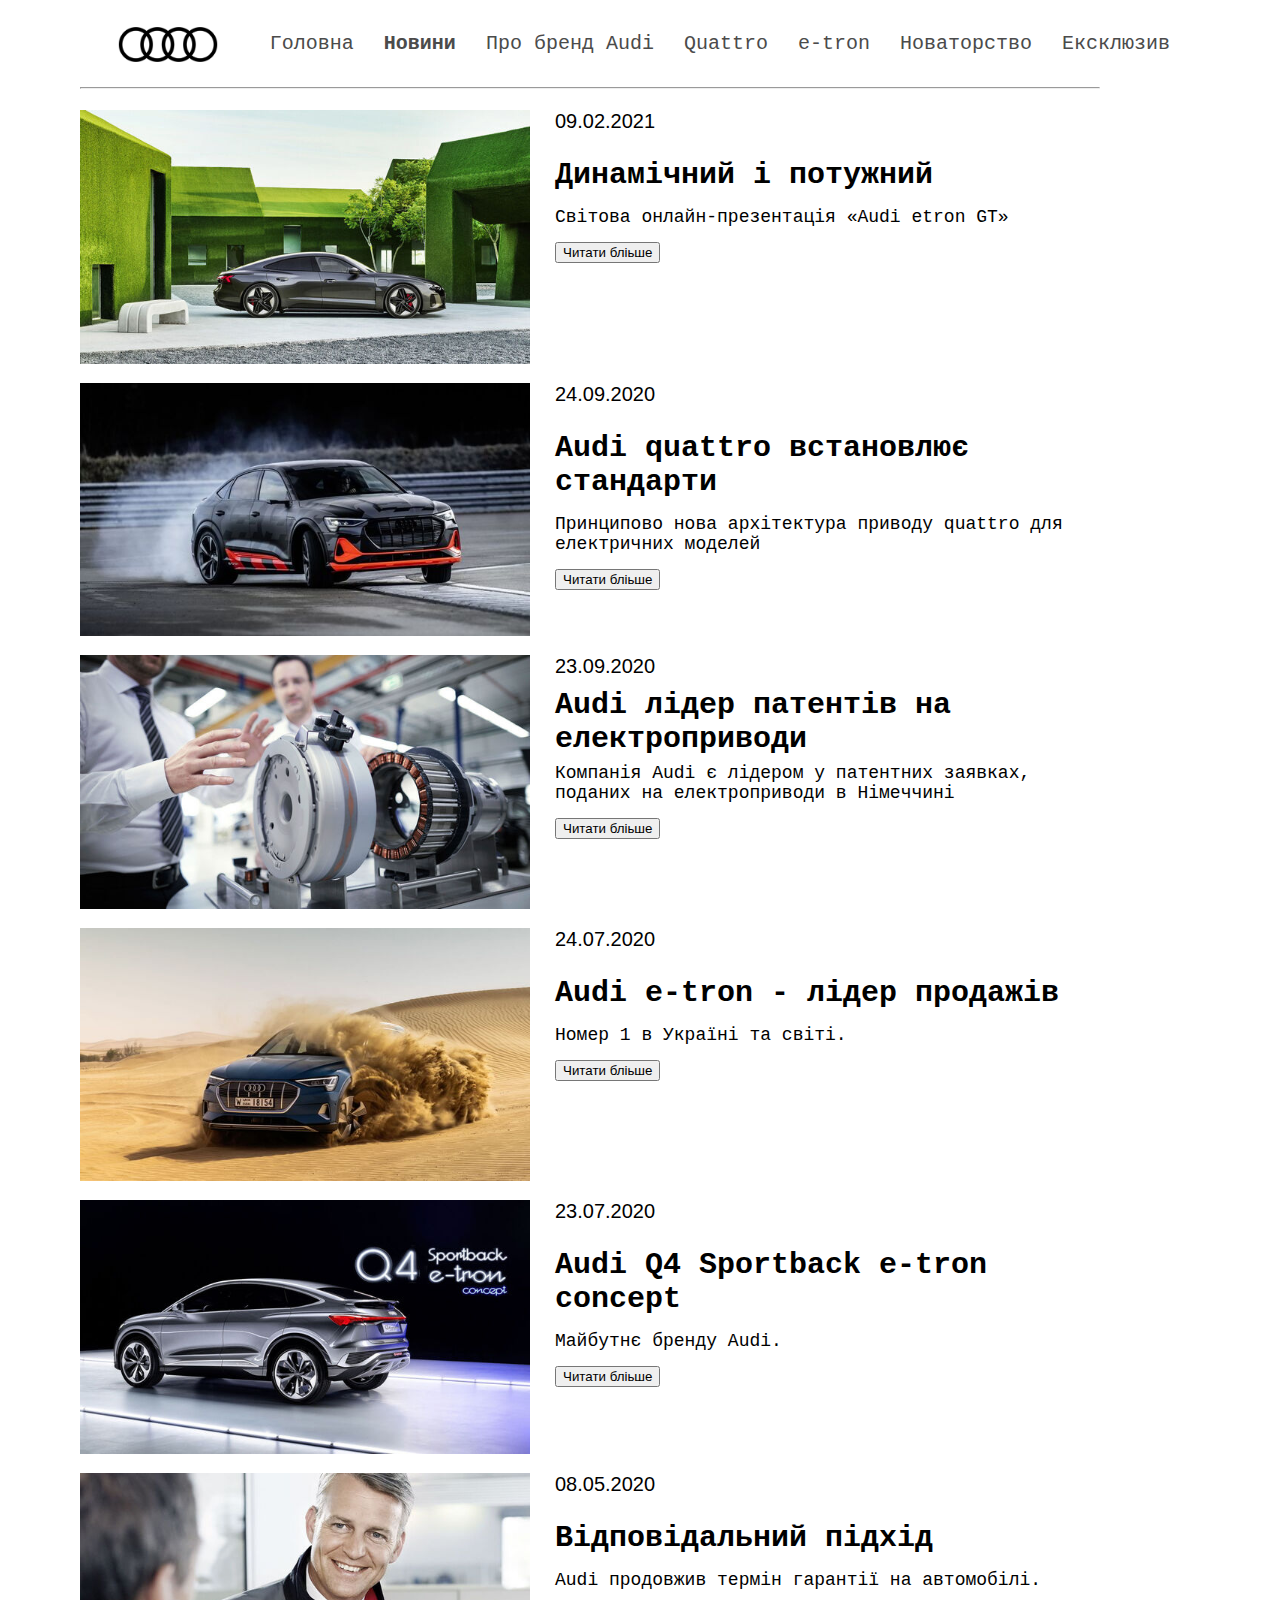
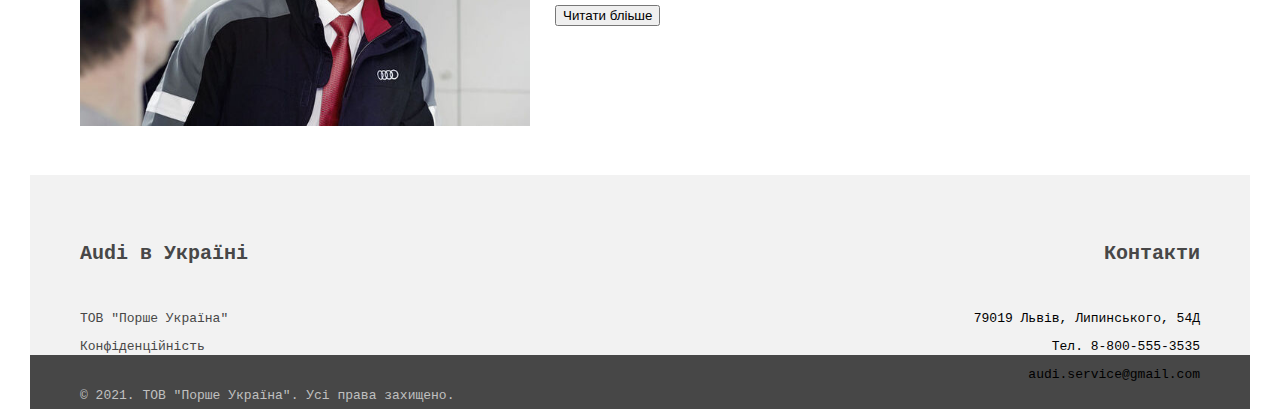
<file: news.html>
<!DOCTYPE html>
<html lang="en">
<head>
    <meta charset="UTF-8">
    <meta http-equiv="X-UA-Compatible" content="IE=edge">
    <meta name="viewport" content="width=device-width, initial-scale=1.0">
    <title>Новини</title>
    <link rel="stylesheet" href="https://cdn.jsdelivr.net/npm/bootstrap@4.6.0/dist/css/bootstrap.min.css" integrity="sha384-B0vP5xmATw1+K9KRQjQERJvTumQW0nPEzvF6L/Z6nronJ3oUOFUFpCjEUQouq2+l" crossorigin="anonymous">
    <link rel="stylesheet" href="style/news.css">
</head>
<body>
    <div class="wrap">


        <div class="header">
            <div class="header-inner">
                <div class="header-inner-logo">
                    <a href="index.html"><img class="img-audi-logo" src="img/1024px-Audi-Logo_2016.svg.png" alt="Audi logo"></a>
                </div>
                <div class="header-inner-nav">
                    <ul class="header-inner-nav-ul">
                        <li><a href="index.html">Головна</a></li>
                        <li><a href="news.html"><strong>Новини</strong></a></li>
                        <li><a href="about-audi.html">Про бренд Audi</a></li>
                        <li><a href="quattro.html">Quattro</a></li>
                        <li><a href="e-tron.html">e-tron</a></li>
                        <li><a href="innovation.html">Новаторство</a></li>
                        <li><a href="exclusive.html">Ексклюзив</a></li>
                    </ul>
                </div>
            </div>
        </div>


        <div class="container">
            <div class="container-inner">
                <hr>
                <br>
            
                <div class="container-inner-1">
                    <div class="image">
                        <img src="img/con-inner-1.jpg" alt="photo audi" style="width: 450px;">
                    </div>
                    <div class="content">
                        <div class="date">09.02.2021</div>
                        <div class="name-news"><strong>Динамічний і потужний</strong></div>
                        <div class="comment">Cвітова онлайн-презентація «Audi etron GT»</div>
                        <button type="button" class="btn btn-dark">Читати бліьше</button>
                    </div>
                </div>
                <br>
                <div class="container-inner-1">
                    <div class="image">
                        <img src="img/coninner2.jpg" alt="photo audi" style="width: 450px;">
                    </div>
                    <div class="content">
                        <div class="date">24.09.2020</div>
                        <div class="name-news"><strong>Audi quattro встановлює стандарти</strong></div>
                        <div class="comment">Принципово нова архітектура приводу quattro для електричних моделей</div>
                        <button type="button" class="btn btn-dark">Читати бліьше</button>
                    </div>
                </div>
                <br>
                <div class="container-inner-1">
                    <div class="image">
                        <img src="img/coninner3.jpg" alt="photo audi" style="width: 450px;">
                    </div>
                    <div class="content">
                        <div class="date">23.09.2020</div>
                        <div class="name-news-2"><strong>Audi лідер патентів на електроприводи</strong></div>
                        <div class="comment-2">Компанія Audi є лідером у патентних заявках, поданих на електроприводи в Німеччині</div>
                        <button type="button" class="btn btn-dark">Читати бліьше</button>
                    </div>
                </div>
                <br>
                <div class="container-inner-1">
                    <div class="image">
                        <img src="img/coninner4.jpg" alt="photo audi" style="width: 450px;">
                    </div>
                    <div class="content">
                        <div class="date">24.07.2020</div>
                        <div class="name-news"><strong>Audi e-tron - лідер продажів</strong></div>
                        <div class="comment">Номер 1 в Україні та світі.</div>
                        <button type="button" class="btn btn-dark">Читати бліьше</button>
                    </div>
                </div>
                <br>
                <div class="container-inner-1">
                    <div class="image">
                        <img src="img/coninner5.jpg" alt="photo audi" style="width: 450px;">
                    </div>
                    <div class="content">
                        <div class="date">23.07.2020</div>
                        <div class="name-news"><strong>Audi Q4 Sportback e-tron concept</strong></div>
                        <div class="comment">Майбутнє бренду Audi.</div>
                        <button type="button" class="btn btn-dark">Читати бліьше</button>
                    </div>
                </div>
                <br>
                <div class="container-inner-1">
                    <div class="image">
                        <img src="img/coninner6.jpg" alt="photo audi" style="width: 450px;">
                    </div>
                    <div class="content">
                        <div class="date">08.05.2020</div>
                        <div class="name-news"><strong>Відповідальний підхід</strong></div>
                        <div class="comment">Audi продовжив термін гарантії на автомобілі.</div>
                        <button type="button" class="btn btn-dark">Читати бліьше</button>
                    </div>
                </div>

                

                



            </div>


        </div>


        <br>
        <br>
        <br>


        <div class="footer">
            <div class="footer-inner-1">
                <div class="footer-inner-1-1">
                    <h6>Audi в Україні</h6>
                    <p><a href="#">ТОВ "Порше Україна"</a></p>
                    <p><a href="#">Конфіденційність</a></p>
                    <p><a href="#">Система повідомлення про порушення (Whistleblower System)</a></p>
                </div>
                <div class="footer-inner-1-2">
                    <h6>Контакти</h6>
                    <p>79019 Львів, Липинського, 54Д</p>
                    <p>Тел. 8-800-555-3535</p>
                    <p>audi.service@gmail.com</p>
                </div>
            </div>
            <div class="footer-inner-2">
                <div class="footer-inner-2-1">
                    <p>© 2021. ТОВ "Порше Україна". Усі права захищено.</p>
                </div>
            </div>
        </div>


    </div>


    <script src="https://code.jquery.com/jquery-3.5.1.slim.min.js" integrity="sha384-DfXdz2htPH0lsSSs5nCTpuj/zy4C+OGpamoFVy38MVBnE+IbbVYUew+OrCXaRkfj" crossorigin="anonymous"></script>
    <script src="https://cdn.jsdelivr.net/npm/popper.js@1.16.1/dist/umd/popper.min.js" integrity="sha384-9/reFTGAW83EW2RDu2S0VKaIzap3H66lZH81PoYlFhbGU+6BZp6G7niu735Sk7lN" crossorigin="anonymous"></script>
    <script src="https://cdn.jsdelivr.net/npm/bootstrap@4.6.0/dist/js/bootstrap.min.js" integrity="sha384-+YQ4JLhjyBLPDQt//I+STsc9iw4uQqACwlvpslubQzn4u2UU2UFM80nGisd026JF" crossorigin="anonymous"></script>
</body>
</html>
</file>
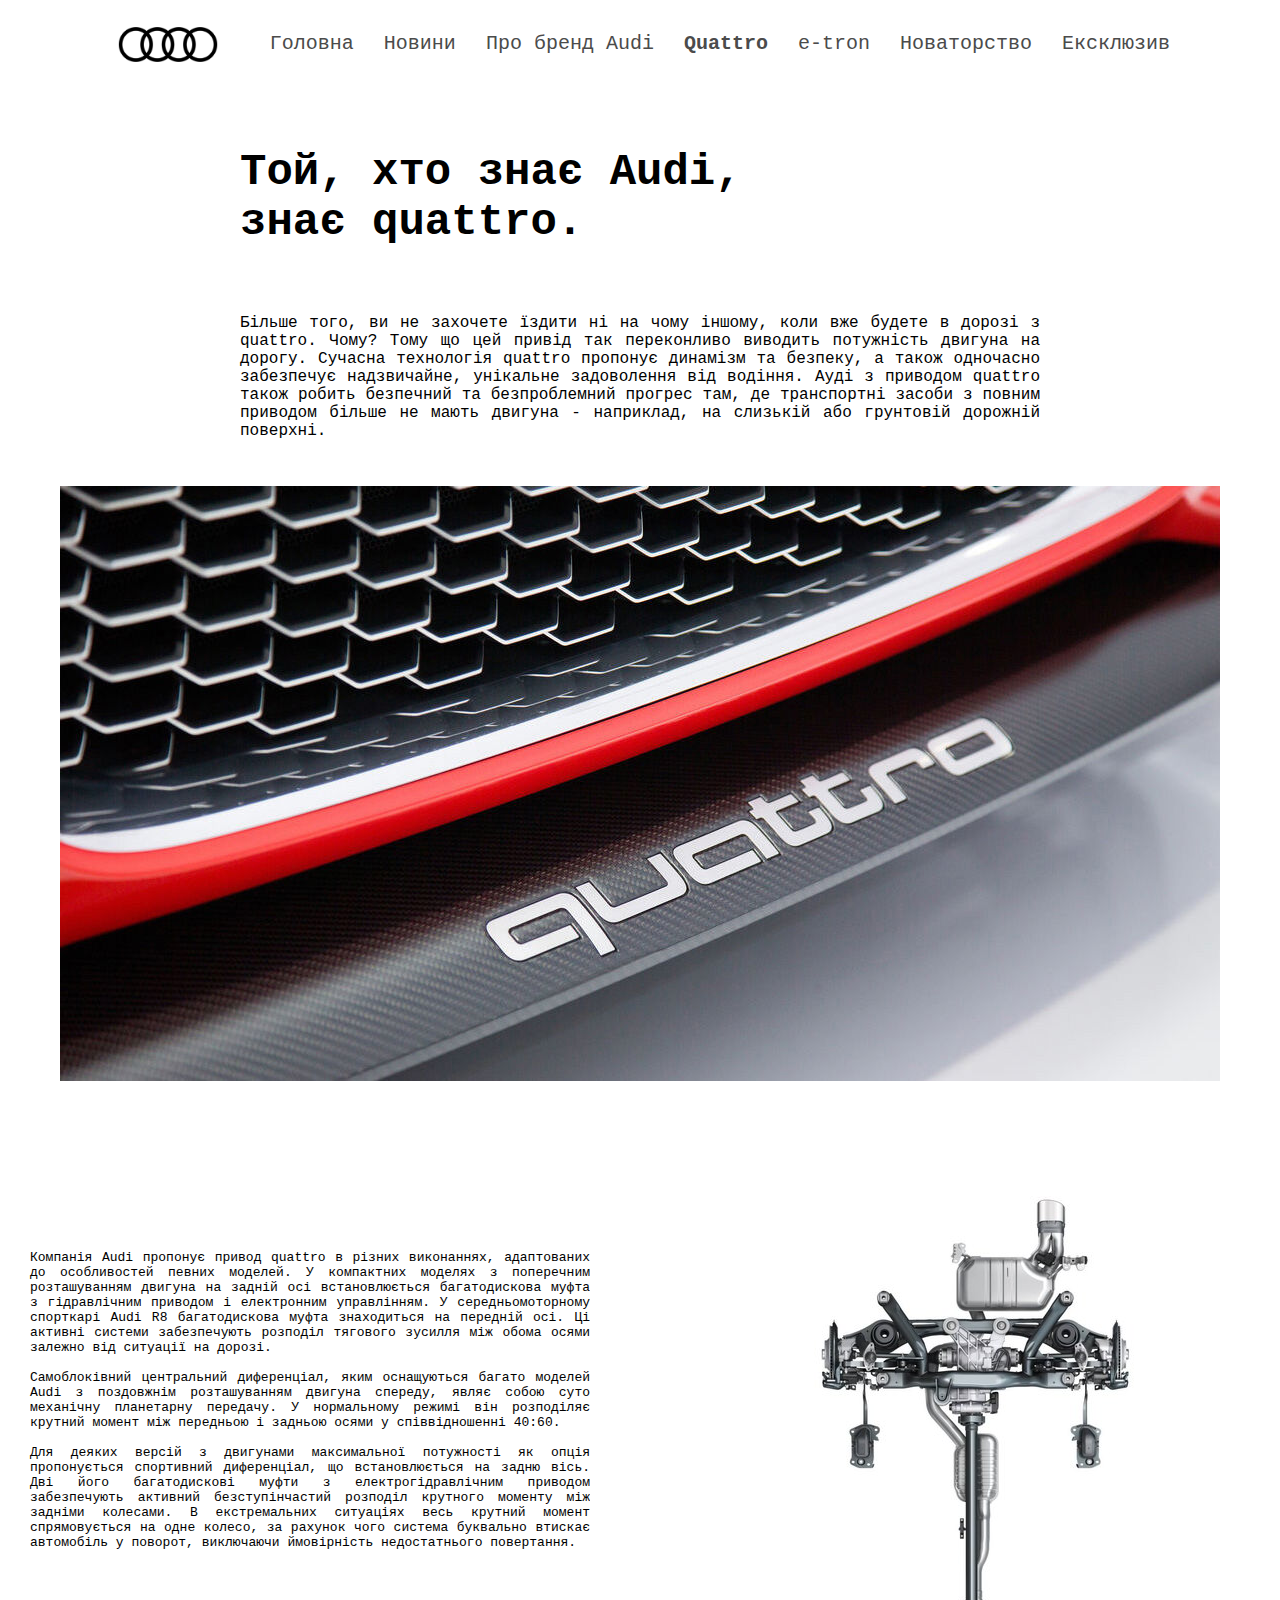
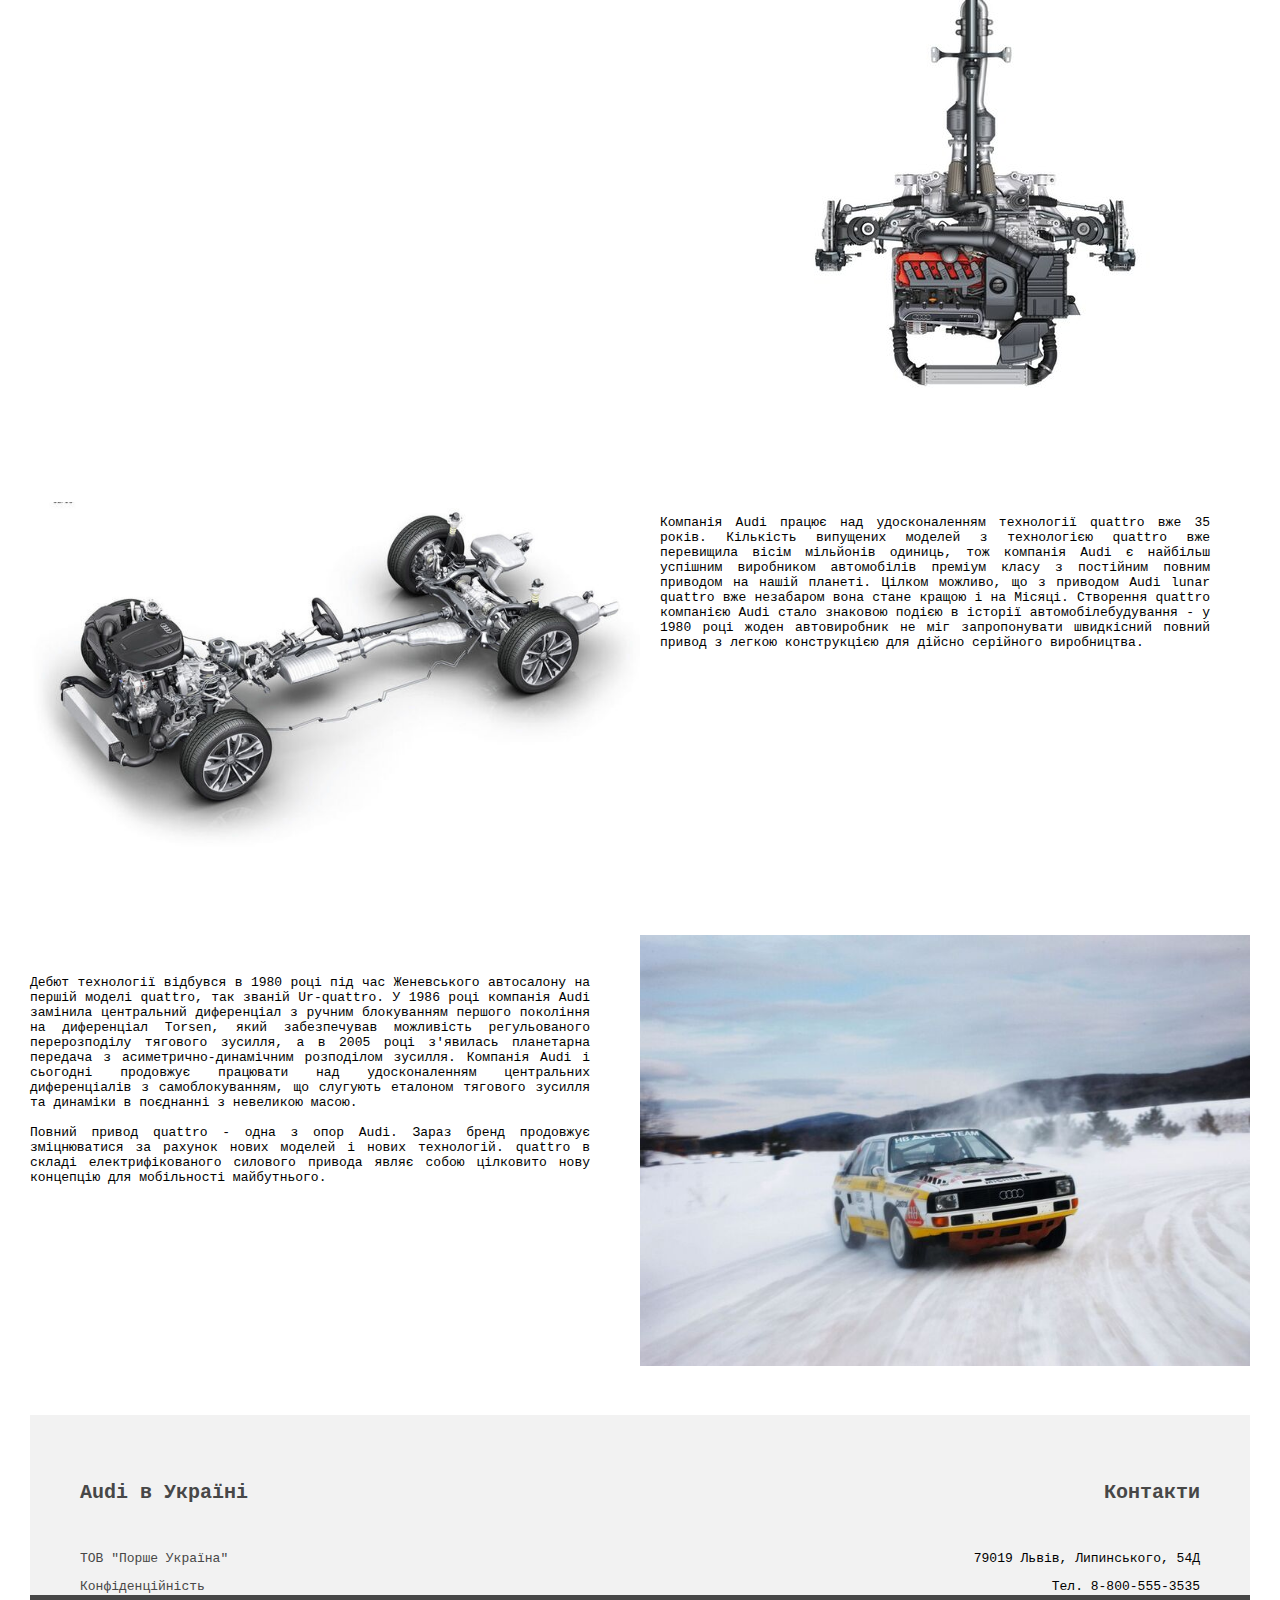
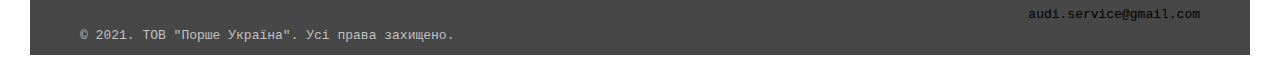
<file: quattro.html>
<!DOCTYPE html>
<html lang="en">
<head>
    <meta charset="UTF-8">
    <meta http-equiv="X-UA-Compatible" content="IE=edge">
    <meta name="viewport" content="width=device-width, initial-scale=1.0">
    <title>Quattro</title>
    <link rel="stylesheet" href="https://cdn.jsdelivr.net/npm/bootstrap@4.6.0/dist/css/bootstrap.min.css" integrity="sha384-B0vP5xmATw1+K9KRQjQERJvTumQW0nPEzvF6L/Z6nronJ3oUOFUFpCjEUQouq2+l" crossorigin="anonymous">
    <link rel="stylesheet" href="style/quattro.css">
</head>
<body>
    
    <div class="header">
        <div class="header-inner">
            <div class="header-inner-logo">
                <a href="index.html"><img class="img-audi-logo" src="img/1024px-Audi-Logo_2016.svg.png" alt="Audi logo"></a>
            </div>
            <div class="header-inner-nav">
                <ul class="header-inner-nav-ul">
                    <li><a href="index.html">Головна</a></li>
                    <li><a href="news.html">Новини</a></li>
                    <li><a href="about-audi.html">Про бренд Audi</a></li>
                    <li><a href="quattro.html"><strong>Quattro</strong></a></li>
                    <li><a href="e-tron.html">e-tron</a></li>
                    <li><a href="innovation.html">Новаторство</a></li>
                    <li><a href="exclusive.html">Ексклюзив</a></li>
                </ul>
            </div>
        </div>
    </div>

    <br>
    <br>

    <div class="container">
        <div class="container-inner">   
            <div class="con-in-1">
                <h2>Той, хто знає Audi,
                    <br>
                    знає quattro.</h2>
                <br>
                <div class="con-in-1-1">
                    <p>Більше того, ви не захочете їздити ні на чому іншому, коли вже будете в дорозі з quattro. Чому? Тому що цей привід так переконливо виводить потужність двигуна на дорогу. Сучасна технологія quattro пропонує динамізм та безпеку, а також одночасно забезпечує надзвичайне, унікальне задоволення від водіння. Ауді з приводом quattro також робить безпечний та безпроблемний прогрес там, де транспортні засоби з повним приводом більше не мають двигуна - наприклад, на слизькій або грунтовій дорожній поверхні.</p>
                </div>
            </div>
            <br>
            <br>
            
            <div class="con-in-2">
                <img src="img/quattro-con-in-222.jpg" alt="logo quattro">
            </div>
            <br>
            <div class="con-in-3">
                <div class="con-in-3-1">
                    <div class="con-in-3-1-1" style="width:560px; text-align:justify; margin-top: 150px; ">
                        <p>
                            Компанія Audi пропонує привод quattro в різних виконаннях, адаптованих до особливостей певних моделей. У компактних моделях з поперечним розташуванням двигуна на задній осі встановлюється багатодискова муфта з гідравлічним приводом і електронним управлінням. У середньомоторному спорткарі Audi R8 багатодискова муфта знаходиться на передній осі. Ці активні системи забезпечують розподіл тягового зусилля між обома осями залежно від ситуації на дорозі.
                            <br>
                            <br>
                            Самоблоківний центральний диференціал, яким оснащуються багато моделей Audi з поздовжнім розташуванням двигуна спереду, являє собою суто механічну планетарну передачу. У нормальному режимі він розподіляє крутний момент між передньою і задньою осями у співвідношенні 40:60.
                            <br>
                            <br>
                            Для деяких версій з двигунами максимальної потужності як опція пропонується спортивний диференціал, що встановлюється на задню вісь. Дві його багатодискові муфти з електрогідравлічним приводом забезпечують активний безступінчастий розподіл крутного моменту між задніми колесами. В екстремальних ситуаціях весь крутний момент спрямовується на одне колесо, за рахунок чого система буквально втискає автомобіль у поворот, виключаючи ймовірність недостатнього повертання.
                        </p>
                    </div>
                </div>
                <div class="con-in-3-2" style="width: 610px;">
                    <img src="img/quattro-in-3.jpg" alt="quattro">
                </div>
            </div>
            <div class="con-in-3">
                <div class="con-in-3-2" style="width: 600px;">
                    <img src="img/quattro-in-4.jpg" style="width: 610px;" alt="quattro">
                </div>
                <div class="con-in-3-1">
                    <div class="con-in-3-1-1" style="width:550px; text-align:justify; margin-left: 30px; ">
                        <p> 
                            Компанія Audi працює над удосконаленням технології quattro вже 35 років. Кількість випущених моделей з технологією quattro вже перевищила вісім мільйонів одиниць, тож компанія Audi є найбільш успішним виробником автомобілів преміум класу з постійним повним приводом на нашій планеті. Цілком можливо, що з приводом Audi lunar quattro вже незабаром вона стане кращою і на Місяці. Створення quattro компанією Audi стало знаковою подією в історії автомобілебудування - у 1980 році жоден автовиробник не міг запропонувати швидкісний повний привод з легкою конструкцією для дійсно серійного виробництва.
                        </p>
                    </div>
                </div>
            </div>
            <div class="con-in-3">
                <div class="con-in-3-1">
                    <div class="con-in-3-1-1" style="width:560px; text-align:justify; margin-top: 120px; ">
                        <p>
                            Дебют технології відбувся в 1980 році під час Женевського автосалону на першій моделі quattro, так званій Ur-quattro. У 1986 році компанія Audi замінила центральний диференціал з ручним блокуванням першого покоління на диференціал Torsen, який забезпечував можливість регульованого перерозподілу тягового зусилля, а в 2005 році з'явилась планетарна передача з асиметрично-динамічним розподілом зусилля. Компанія Audi і сьогодні продовжує працювати над удосконаленням центральних диференціалів з самоблокуванням, що слугують еталоном тягового зусилля та динаміки в поєднанні з невеликою масою.
                            <br>
                            <br>
                            Повний привод quattro - одна з опор Audi. Зараз бренд продовжує зміцнюватися за рахунок нових моделей і нових технологій. quattro в складі електрифікованого силового привода являє собою цілковито нову концепцію для мобільності майбутнього.
                        </p>
                    </div>
                </div>
                <div class="con-in-3-2" style="margin-top: 80px; margin-left: 50px;"  >
                    <img src="img/quattro-in-5.jpg" style="width:610px;" alt="quattro">
                </div>
            </div>






        </div>
    </div>

    <br>
    <br>
    <br>

    <div class="footer">
        <div class="footer-inner-1">
            <div class="footer-inner-1-1">
                <h6>Audi в Україні</h6>
                <p><a href="#">ТОВ "Порше Україна"</a></p>
                <p><a href="#">Конфіденційність</a></p>
                <p><a href="#">Система повідомлення про порушення (Whistleblower System)</a></p>
            </div>
            <div class="footer-inner-1-2">
                <h6>Контакти</h6>
                <p>79019 Львів, Липинського, 54Д</p>
                <p>Тел. 8-800-555-3535</p>
                <p>audi.service@gmail.com</p>
            </div>
        </div>
        <div class="footer-inner-2">
            <div class="footer-inner-2-1">
                <p>© 2021. ТОВ "Порше Україна". Усі права захищено.</p>
            </div>
        </div>
    </div>

















    <script src="https://code.jquery.com/jquery-3.5.1.slim.min.js" integrity="sha384-DfXdz2htPH0lsSSs5nCTpuj/zy4C+OGpamoFVy38MVBnE+IbbVYUew+OrCXaRkfj" crossorigin="anonymous"></script>
    <script src="https://cdn.jsdelivr.net/npm/popper.js@1.16.1/dist/umd/popper.min.js" integrity="sha384-9/reFTGAW83EW2RDu2S0VKaIzap3H66lZH81PoYlFhbGU+6BZp6G7niu735Sk7lN" crossorigin="anonymous"></script>
    <script src="https://cdn.jsdelivr.net/npm/bootstrap@4.6.0/dist/js/bootstrap.min.js" integrity="sha384-+YQ4JLhjyBLPDQt//I+STsc9iw4uQqACwlvpslubQzn4u2UU2UFM80nGisd026JF" crossorigin="anonymous"></script>
</body>
</html>
</file>
<file: style/main.css>
body{
    padding: 0 auto;
    margin: 0 auto;
    max-width: 1220px;
    font-family: monospace;
}
.wrap{
    width: 1220px;
    min-height: 700px;
    margin: 0 auto;
}
.header{                            
    width: 1220px;
    height: 80px;
    display: flex;
    justify-content: center;
}
.header-inner{
    width: 1120px;
    height: 80px;
    display: flex;
}
.header-inner-logo{
    width: 140px;
    
}
.img-audi-logo{
    width: 100px;
    padding-top: 27px;
    float: right;
}
.header-inner-nav{
    width: 1000px;
    height: 100px;
    
}
.header-inner-nav-ul{
    margin-top: 32px;
    margin-bottom: 0;
    display: flex;
    float: right;
    font-size: 20px;
    list-style-type: none;
}
.header-inner-nav-ul>li{
    margin-right: 30px;
}
.header-inner-nav-ul>li>a{
    text-decoration: none;
    color: rgb(75, 75, 75);
}
.header-inner-nav-ul a:hover{
    color: rgb(255, 70, 70);
}                                   


.container{
    padding: 0;
    width: 1220px;
    min-height: 1200px;
}
.container-carousel{
    width: 1140px;

}


.container-info-1, .container-info-2 {
    width: 1140px;
    height: 360px;
    display: flex;
    justify-content: space-between;
}
.container-info-3{
    width: 1140px;
    height: 420px;
    display: flex;
    justify-content: space-between;
}
.container-info-1>.card{
    height: 340px;
    background-color: #f2f2f2;
    border: 0px;
    border-radius: 0px;
    text-align: justify;
}
.container-info-2>.card{
    height: 340px;
    background-color: #f2f2f2;
    border: 0px;
    border-radius: 0px;
    text-align: justify;  
}
.container-info-3>.card{
    height: 410px;
    background-color: #f2f2f2;
    border: 0px;
    border-radius: 0px;
    text-align: justify;  
}
h2{
    font-size: 35px;
    margin-left: 50px;
    margin-bottom: 20px;
}
.btn{
    background-color: #f2f2f2;
    border: 1px solid silver;
}



.footer{
    width: 1220px;
    min-height: 200px;
}

.footer-inner-1{
    width: 1220px;
    height: 180px;
    background-color: #f2f2f2;
    display: flex;
}
.footer-inner-1-1{
    width: 610px;
    padding-left: 50px;
    padding-top: 20px;
    float: left;
}
.footer-inner-1-1>h6{
    font-size: 20px;
    color: #474747;
}

.footer-inner-1-1 a{
    color: #474747;
    text-decoration: none;
}
.footer-inner-1-1 p:hover{
    text-decoration: underline;
}



.footer-inner-1-2{
    width: 610px;
    padding-right: 50px;
    padding-top: 20px;
    float: left;
    text-align: right;
}
.footer-inner-1-2>h6{
    font-size: 20px;
    color: #474747;
}
.footer-inner-1-2 a{
    color: #474747;
    text-decoration: none;
}



.footer-inner-2{
    width: 1220px;
    height: 60px;
    background-color: #474747;
}
.footer-inner-2-1{
    padding-left: 50px;
    padding-top: 20px;
}
.footer-inner-2-1 p{
    color: silver;
}
</file>
<file: style/about-audi.css>
body{
    padding: 0 auto;
    margin: 0 auto;
    max-width: 1220px;
    font-family: monospace;
}
.wrap{
    width: 1220px;
    min-height: 700px;
    margin: 0 auto;
}
.header{                            
    width: 1220px;
    height: 80px;
    display: flex;
    justify-content: center;
}
.header-inner{
    width: 1120px;
    height: 80px;
    display: flex;
}
.header-inner-logo{
    width: 140px;
    
}
.img-audi-logo{
    width: 100px;
    padding-top: 27px;
    float: right;
}
.header-inner-nav{
    width: 1000px;
    height: 100px;
    
}
.header-inner-nav-ul{
    margin-top: 32px;
    margin-bottom: 0;
    display: flex;
    float: right;
    font-size: 20px;
    list-style-type: none;
}
.header-inner-nav-ul>li{
    margin-right: 30px;
}
.header-inner-nav-ul>li>a{
    text-decoration: none;
    color: rgb(75, 75, 75);
}
.header-inner-nav-ul a:hover{
    color: rgb(255, 70, 70);
}


.container{
    padding: 0;
    margin: 0;
    max-width: 1220px;
    min-height: 1500px;  
}
.container-inner{
    width: 1220px;
}
.container-main-text>h2{
    margin-bottom: 15px;
    text-align: center;
    font-size: 40px;
    color: rgb(36, 36, 36);
}
.container-main-text>p{
    text-align: center;
    font-size: 17px;
    color: rgb(0, 0, 0);
    line-height: 15px;
}

.container-inner-1{
    display: flex;
}
.name-news{
    font-size: 30px;
    margin-top: 45px;
    margin-left: 45px;
}
.comment{
    font-size: 17px;
    margin-top: 20px;
    margin-left: 45px;
    text-align: left;
    font-family: monospace;
}
.btn{
    margin-top: 35px;
    margin-left: 45px;
}


.footer{
    width: 1220px;
    min-height: 200px;
}

.footer-inner-1{
    width: 1220px;
    height: 180px;
    background-color: #f2f2f2;
    display: flex;
}
.footer-inner-1-1{
    width: 610px;
    padding-left: 50px;
    padding-top: 20px;
    float: left;
}
.footer-inner-1-1>h6{
    font-size: 20px;
    color: #474747;
}

.footer-inner-1-1 a{
    color: #474747;
    text-decoration: none;
}
.footer-inner-1-1 p:hover{
    text-decoration: underline;
}
.footer-inner-1-2{
    width: 610px;
    padding-right: 50px;
    padding-top: 20px;
    float: left;
    text-align: right;
}
.footer-inner-1-2>h6{
    font-size: 20px;
    color: #474747;
}
.footer-inner-1-2 a{
    color: #474747;
    text-decoration: none;
}

.footer-inner-2{
    width: 1220px;
    height: 60px;
    background-color: #474747;
}
.footer-inner-2-1{
    padding-left: 50px;
    padding-top: 20px;
}
.footer-inner-2-1 p{
    color: silver;
}
</file>
<file: style/e-tron.css>
body{
    padding: 0 auto;
    margin: 0 auto;
    max-width: 1220px;
    font-family: monospace;
}
.wrap{
    width: 1220px;
    min-height: 700px;
    margin: 0 auto;
}
.header{                            
    width: 1220px;
    height: 80px;
    display: flex;
    justify-content: center;
}
.header-inner{
    width: 1120px;
    height: 80px;
    display: flex;
}
.header-inner-logo{
    width: 140px;
    
}
.img-audi-logo{
    width: 100px;
    padding-top: 27px;
    float: right;
}
.header-inner-nav{
    width: 1000px;
    height: 100px;
    
}
.header-inner-nav-ul{
    margin-top: 32px;
    margin-bottom: 0;
    display: flex;
    float: right;
    font-size: 20px;
    list-style-type: none;
}
.header-inner-nav-ul>li{
    margin-right: 30px;
}
.header-inner-nav-ul>li>a{
    text-decoration: none;
    color: rgb(75, 75, 75);
}
.header-inner-nav-ul a:hover{
    color: rgb(255, 70, 70);
}                                   

.container{
    margin: 0;
    padding: 0;
    width: 1220px;
    min-height: 1200px;
}
.container-inner{
    width: 1220px;
}
.inner-in-1{
    width: 1220px;
    text-align: center;
    
}
.inner-in-2{
    width: 1220px;
    text-align: center;
    
}
.inner-in-3{
    width: 1220px;
    text-align: justify;
    
}
.inner-in-4{
    width: 1220px;
    min-height: 200px;
    display: flex;
}
.in-4-2{
    padding-left: 40px;
    text-align: justify;
}
.inner-in-5{
    width: 1220px;
    min-height: 200px;
    display: flex;
}
.in-5-1{
    text-align: justify;
    width: 610px;
}
.in-5-2{
    margin-left: 40px;
}
.inner-in-7{
    width: 1220px;
    min-height: 200px;
}
.in-7-1{
    margin-left: 150px;
    width: 900px;
    min-height: 200px;
    text-align: justify;
}
.inner-in-7{
    width: 1220px;
    min-height: 200px;
}
.in-8-0{
    margin-left: 150px;
    width: 900px;
    min-height: 200px;
    text-align: center         
}
.in-8-1{
    margin-left: 100px;
    width: 700px;
    min-height: 100px;
    display: flex;
    justify-content: space-evenly;
}

.inner-in-9{
    width: 1220px;
    min-height: 200px;
    display: flex;
}
.in-9-1{
    text-align: justify;
    width: 610px;
}
.in-9-2{
    margin-left: 40px;
}

.inner-in-10{
    width: 1220px;
    min-height: 200px;
    display: flex;
}
.in-10-2{
    padding-left: 40px;
    text-align: justify;
}


.footer{
    width: 1220px;
    min-height: 200px;
}

.footer-inner-1{
    width: 1220px;
    height: 180px;
    background-color: #f2f2f2;
    display: flex;
}
.footer-inner-1-1{
    width: 610px;
    padding-left: 50px;
    padding-top: 20px;
    float: left;
}
.footer-inner-1-1>h6{
    font-size: 20px;
    color: #474747;
}

.footer-inner-1-1 a{
    color: #474747;
    text-decoration: none;
}
.footer-inner-1-1 p:hover{
    text-decoration: underline;
}
.footer-inner-1-2{
    width: 610px;
    padding-right: 50px;
    padding-top: 20px;
    float: left;
    text-align: right;
}
.footer-inner-1-2>h6{
    font-size: 20px;
    color: #474747;
}
.footer-inner-1-2 a{
    color: #474747;
    text-decoration: none;
}

.footer-inner-2{
    width: 1220px;
    height: 60px;
    background-color: #474747;
}
.footer-inner-2-1{
    padding-left: 50px;
    padding-top: 20px;
}
.footer-inner-2-1 p{
    color: silver;
}
</file>
<file: style/exclusive.css>
body{
    padding: 0 auto;
    margin: 0 auto;
    max-width: 1220px;
    font-family: monospace;
}
.wrap{
    width: 1220px;
    min-height: 700px;
    margin: 0 auto;
}
.header{
    width: 1220px;
    height: 80px;
    display: flex;
    justify-content: center;
}
.header-inner{
    width: 1120px;
    height: 80px;
    display: flex;
}
.header-inner-logo{
    width: 140px;

}
.img-audi-logo{
    width: 100px;
    padding-top: 27px;
    float: right;
}
.header-inner-nav{
    width: 1000px;
    height: 100px;

}
.header-inner-nav-ul{
    margin-top: 32px;
    margin-bottom: 0;
    display: flex;
    float: right;
    font-size: 20px;
    list-style-type: none;
}
.header-inner-nav-ul>li{
    margin-right: 30px;
}
.header-inner-nav-ul>li>a{
    text-decoration: none;
    color: rgb(75, 75, 75);
}
.header-inner-nav-ul a:hover{
    color: rgb(255, 70, 70);
}



.container{
    margin: 0;
    padding: 0;
    width: 1220px;
    min-height: 1200px;
}
.container-inner{
    width: 1220px;
}
.con-in-1{
    width: 1220px;
    min-height: 100px;
    text-align: center;
}
.con-in-1>h2{
    font-size: 44px;
    text-align: left;
    margin-left: 210px;
}
.con-in-1-1{
    margin-left: 210px;
    width: 800px;
    min-height: 100px;
    text-align: justify;
    font-size: 16px;
}
.con-in-2{
    text-align: center;
}
.con-in-3{
    display: flex;
}
.con-in-3-1{
    text-align: center;
}


.footer{
    width: 1220px;
    min-height: 200px;
}

.footer-inner-1{
    width: 1220px;
    height: 180px;
    background-color: #f2f2f2;
    display: flex;
}
.footer-inner-1-1{
    width: 610px;
    padding-left: 50px;
    padding-top: 20px;
    float: left;
}
.footer-inner-1-1>h6{
    font-size: 20px;
    color: #474747;
}

.footer-inner-1-1 a{
    color: #474747;
    text-decoration: none;
}
.footer-inner-1-1 p:hover{
    text-decoration: underline;
}
.footer-inner-1-2{
    width: 610px;
    padding-right: 50px;
    padding-top: 20px;
    float: left;
    text-align: right;
}
.footer-inner-1-2>h6{
    font-size: 20px;
    color: #474747;
}
.footer-inner-1-2 a{
    color: #474747;
    text-decoration: none;
}

.footer-inner-2{
    width: 1220px;
    height: 60px;
    background-color: #474747;
}
.footer-inner-2-1{
    padding-left: 50px;
    padding-top: 20px;
}
.footer-inner-2-1 p{
    color: silver;
}
.inner-in-1{
    margin-top: 50px;
    width: 1220px;
    text-align: center;
}

.btnColorAcc{
    color: #757474;
    font-size: 18px;
}
</file>
<file: style/innovation.css>
body{
    padding: 0 auto;
    margin: 0 auto;
    max-width: 1220px;
    font-family: monospace;
}
.wrap{
    width: 1220px;
    min-height: 700px;
    margin: 0 auto;
}
.header{
    width: 1220px;
    height: 80px;
    display: flex;
    justify-content: center;
}
.header-inner{
    width: 1120px;
    height: 80px;
    display: flex;
}
.header-inner-logo{
    width: 140px;

}
.img-audi-logo{
    width: 100px;
    padding-top: 27px;
    float: right;
}
.header-inner-nav{
    width: 1000px;
    height: 100px;

}
.header-inner-nav-ul{
    margin-top: 32px;
    margin-bottom: 0;
    display: flex;
    float: right;
    font-size: 20px;
    list-style-type: none;
}
.header-inner-nav-ul>li{
    margin-right: 30px;
}
.header-inner-nav-ul>li>a{
    text-decoration: none;
    color: rgb(75, 75, 75);
}
.header-inner-nav-ul a:hover{
    color: rgb(255, 70, 70);
}



.container{
    margin: 0;
    padding: 0;
    width: 1220px;
    min-height: 1200px;
}
.container-inner{
    width: 1220px;
}
.con-in-1{
    width: 1220px;
    min-height: 100px;
    text-align: center;
}
.con-in-1>h2{
    font-size: 44px;
    text-align: left;
    margin-left: 210px;
}
.con-in-1-1{
    margin-left: 210px;
    width: 800px;
    min-height: 100px;
    text-align: justify;
    font-size: 16px;
}
.con-in-2{
    text-align: center;
}
.con-in-3{
    display: flex;
}
.con-in-3-1{
    text-align: center;
}


.footer{
    width: 1220px;
    min-height: 200px;
}

.footer-inner-1{
    width: 1220px;
    height: 180px;
    background-color: #f2f2f2;
    display: flex;
}
.footer-inner-1-1{
    width: 610px;
    padding-left: 50px;
    padding-top: 20px;
    float: left;
}
.footer-inner-1-1>h6{
    font-size: 20px;
    color: #474747;
}

.footer-inner-1-1 a{
    color: #474747;
    text-decoration: none;
}
.footer-inner-1-1 p:hover{
    text-decoration: underline;
}
.footer-inner-1-2{
    width: 610px;
    padding-right: 50px;
    padding-top: 20px;
    float: left;
    text-align: right;
}
.footer-inner-1-2>h6{
    font-size: 20px;
    color: #474747;
}
.footer-inner-1-2 a{
    color: #474747;
    text-decoration: none;
}

.footer-inner-2{
    width: 1220px;
    height: 60px;
    background-color: #474747;
}
.footer-inner-2-1{
    padding-left: 50px;
    padding-top: 20px;
}
.footer-inner-2-1 p{
    color: silver;
}
</file>
<file: style/news.css>
body{
    padding: 0 auto;
    margin: 0 auto;
    max-width: 1220px;
    font-family: monospace;
}
.wrap{
    width: 1220px;
    min-height: 700px;
    margin: 0 auto;
}
.header{                            
    width: 1220px;
    height: 80px;
    display: flex;
    justify-content: center;
}
.header-inner{
    width: 1120px;
    height: 80px;
    display: flex;
}
.header-inner-logo{
    width: 140px;
    
}
.img-audi-logo{
    width: 100px;
    padding-top: 27px;
    float: right;
}
.header-inner-nav{
    width: 1000px;
    height: 100px;
    
}
.header-inner-nav-ul{
    margin-top: 32px;
    margin-bottom: 0;
    display: flex;
    float: right;
    font-size: 20px;
    list-style-type: none;
}
.header-inner-nav-ul>li{
    margin-right: 30px;
}
.header-inner-nav-ul>li>a{
    text-decoration: none;
    color: rgb(75, 75, 75);
}
.header-inner-nav-ul a:hover{
    color: rgb(255, 70, 70);
}


.container{
    width: 1220px;
    min-height: 1500px;  
}
.container-inner{
    width: 1020px;

    margin-left: 50px;
}
.container-inner-1{
    display: flex;
}
.date{
    font-size: 20px;
    padding: 0;
    margin-top: 0;
    margin-left: 25px;
    font-family: sans-serif;
}
.name-news{
    font-size: 30px;
    margin-top: 25px;
    margin-left: 25px;
}
.comment{
    font-size: 18px;
    margin-top: 15px;
    margin-left: 25px;
}
.btn{
    margin-top: 15px;
    margin-left: 25px;
}
.name-news-2{
    font-size: 30px;
    margin-top: 10px;
    margin-left: 25px;
}
.comment-2{
    font-size: 18px;
    margin-top: 7px;
    margin-left: 25px;
}



.footer{
    width: 1220px;
    min-height: 200px;
}

.footer-inner-1{
    width: 1220px;
    height: 180px;
    background-color: #f2f2f2;
    display: flex;
}
.footer-inner-1-1{
    width: 610px;
    padding-left: 50px;
    padding-top: 20px;
    float: left;
}
.footer-inner-1-1>h6{
    font-size: 20px;
    color: #474747;
}

.footer-inner-1-1 a{
    color: #474747;
    text-decoration: none;
}
.footer-inner-1-1 p:hover{
    text-decoration: underline;
}
.footer-inner-1-2{
    width: 610px;
    padding-right: 50px;
    padding-top: 20px;
    float: left;
    text-align: right;
}
.footer-inner-1-2>h6{
    font-size: 20px;
    color: #474747;
}
.footer-inner-1-2 a{
    color: #474747;
    text-decoration: none;
}

.footer-inner-2{
    width: 1220px;
    height: 60px;
    background-color: #474747;
}
.footer-inner-2-1{
    padding-left: 50px;
    padding-top: 20px;
}
.footer-inner-2-1 p{
    color: silver;
}
</file>
<file: style/quattro.css>
body{
    padding: 0 auto;
    margin: 0 auto;
    max-width: 1220px;
    font-family: monospace;
}
.wrap{
    width: 1220px;
    min-height: 700px;
    margin: 0 auto;
}
.header{                            
    width: 1220px;
    height: 80px;
    display: flex;
    justify-content: center;
}
.header-inner{
    width: 1120px;
    height: 80px;
    display: flex;
}
.header-inner-logo{
    width: 140px;
    
}
.img-audi-logo{
    width: 100px;
    padding-top: 27px;
    float: right;
}
.header-inner-nav{
    width: 1000px;
    height: 100px;
    
}
.header-inner-nav-ul{
    margin-top: 32px;
    margin-bottom: 0;
    display: flex;
    float: right;
    font-size: 20px;
    list-style-type: none;
}
.header-inner-nav-ul>li{
    margin-right: 30px;
}
.header-inner-nav-ul>li>a{
    text-decoration: none;
    color: rgb(75, 75, 75);
}
.header-inner-nav-ul a:hover{
    color: rgb(255, 70, 70);
}                                   



.container{
    margin: 0;
    padding: 0;
    width: 1220px;
    min-height: 1200px;
}
.container-inner{
    width: 1220px;
}
.con-in-1{
    width: 1220px;
    min-height: 100px;
    text-align: center;
}
.con-in-1>h2{
    font-size: 44px;
    text-align: left;
    margin-left: 210px;
}
.con-in-1-1{
    margin-left: 210px;
    width: 800px;
    min-height: 100px;
    text-align: justify;
    font-size: 16px;
}
.con-in-2{
    text-align: center;
}
.con-in-3{
    display: flex;
}
.con-in-3-1{
    text-align: center;
}


.footer{
    width: 1220px;
    min-height: 200px;
}

.footer-inner-1{
    width: 1220px;
    height: 180px;
    background-color: #f2f2f2;
    display: flex;
}
.footer-inner-1-1{
    width: 610px;
    padding-left: 50px;
    padding-top: 20px;
    float: left;
}
.footer-inner-1-1>h6{
    font-size: 20px;
    color: #474747;
}

.footer-inner-1-1 a{
    color: #474747;
    text-decoration: none;
}
.footer-inner-1-1 p:hover{
    text-decoration: underline;
}
.footer-inner-1-2{
    width: 610px;
    padding-right: 50px;
    padding-top: 20px;
    float: left;
    text-align: right;
}
.footer-inner-1-2>h6{
    font-size: 20px;
    color: #474747;
}
.footer-inner-1-2 a{
    color: #474747;
    text-decoration: none;
}

.footer-inner-2{
    width: 1220px;
    height: 60px;
    background-color: #474747;
}
.footer-inner-2-1{
    padding-left: 50px;
    padding-top: 20px;
}
.footer-inner-2-1 p{
    color: silver;
}
</file>
